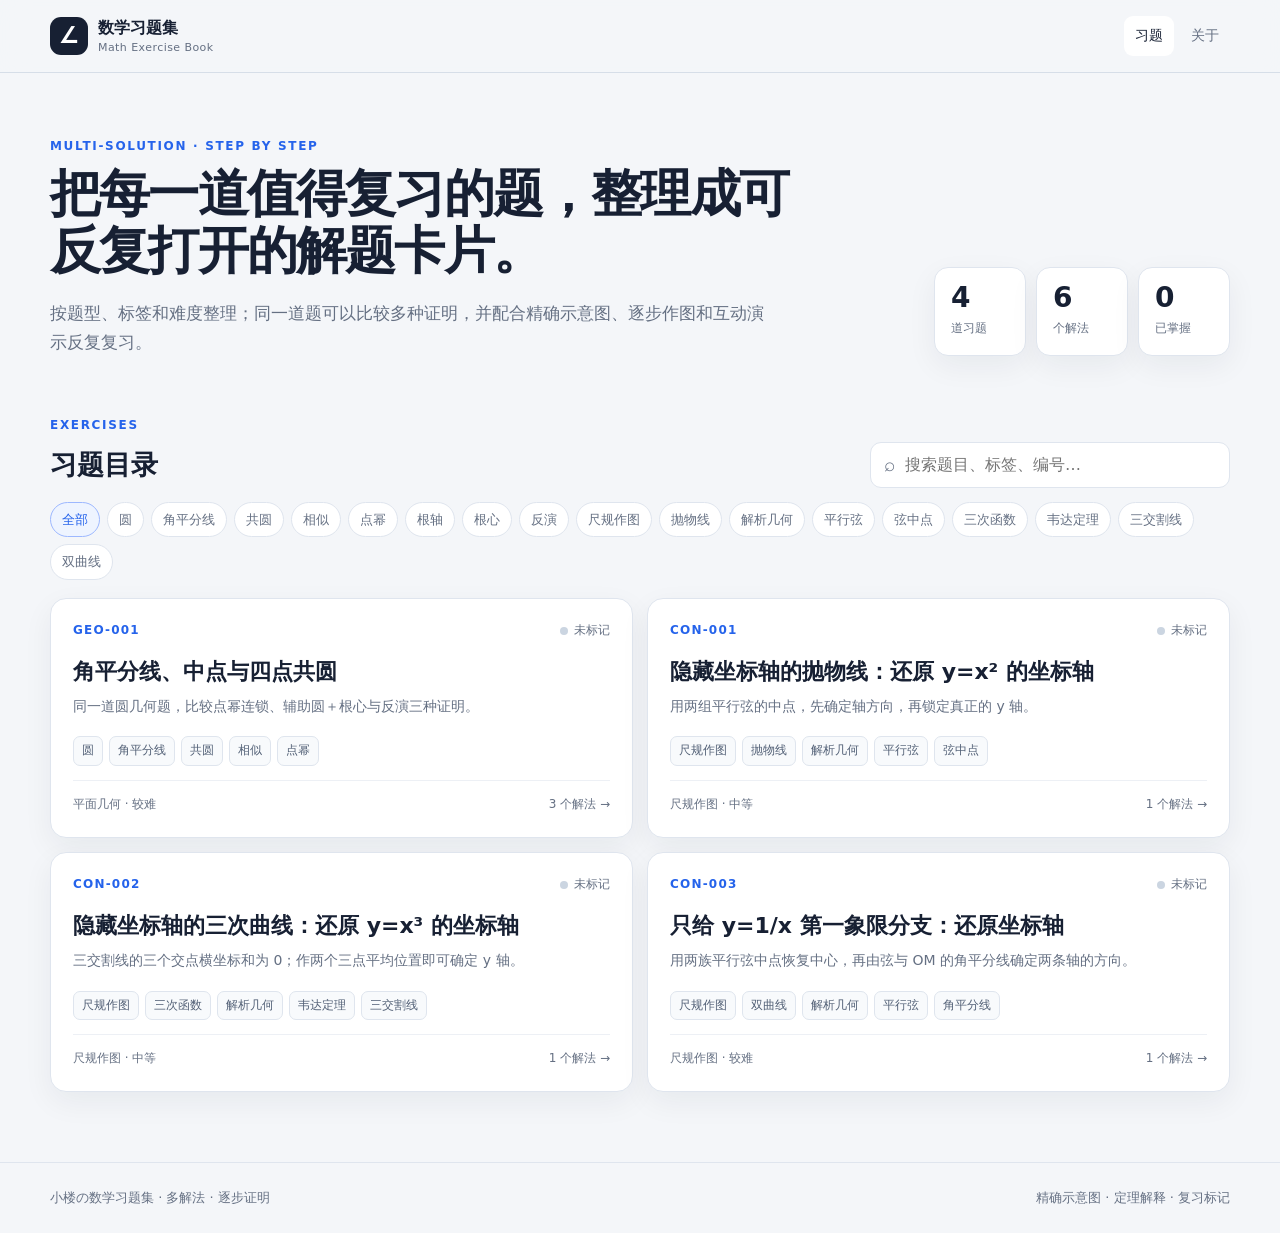
<file: index.html>
<!doctype html>
<html lang="zh-Hans">
<head>
  <meta charset="utf-8">
  <meta name="viewport" content="width=device-width, initial-scale=1">
  <meta name="description" content="收录多解法、逐步证明与精确图解的数学习题集。">
  <title>数学习题集</title>
  <link rel="icon" href="assets/icons/favicon.svg" type="image/svg+xml">
  <link rel="stylesheet" href="assets/css/site.css">
</head>
<body data-page="home">
  <header class="site-header">
    <div class="shell nav-row">
      <a class="brand" href="index.html" aria-label="返回首页">
        <span class="brand-mark">∠</span>
        <span>
          <strong>数学习题集</strong>
          <small>Math Exercise Book</small>
        </span>
      </a>
      <nav class="top-nav" aria-label="主导航">
        <a class="active" href="index.html">习题</a>
        <a href="about.html">关于</a>
      </nav>
    </div>
  </header>

  <main>
    <section class="hero shell">
      <div>
        <p class="eyebrow">MULTI-SOLUTION · STEP BY STEP</p>
        <h1>把每一道值得复习的题，整理成可反复打开的解题卡片。</h1>
        <p class="hero-copy">按题型、标签和难度整理；同一道题可以比较多种证明，并配合精确示意图、逐步作图和互动演示反复复习。</p>
      </div>
      <div class="hero-stats" aria-label="习题统计">
        <div class="stat"><strong id="problemCount">0</strong><span>道习题</span></div>
        <div class="stat"><strong id="solutionCount">0</strong><span>个解法</span></div>
        <div class="stat"><strong id="masteredCount">0</strong><span>已掌握</span></div>
      </div>
    </section>

    <section class="catalog shell" aria-labelledby="catalogTitle">
      <div class="catalog-head">
        <div>
          <p class="section-kicker">EXERCISES</p>
          <h2 id="catalogTitle">习题目录</h2>
        </div>
        <div class="catalog-tools">
          <label class="search-box">
            <span aria-hidden="true">⌕</span>
            <input id="searchInput" type="search" placeholder="搜索题目、标签、编号…" autocomplete="off">
          </label>
        </div>
      </div>
      <div id="tagFilters" class="filter-row" aria-label="标签筛选"></div>
      <div id="problemGrid" class="problem-grid"></div>
      <p id="emptyState" class="empty-state" hidden>没有符合条件的习题。</p>
    </section>
  </main>

  <footer class="site-footer">
    <div class="shell footer-row">
      <span>小楼の数学习题集 · 多解法 · 逐步证明</span>
      <span>精确示意图 · 定理解释 · 复习标记</span>
    </div>
  </footer>

  <script src="assets/js/catalog.js"></script>
  <script src="assets/js/home.js"></script>
</body>
</html>
</file>
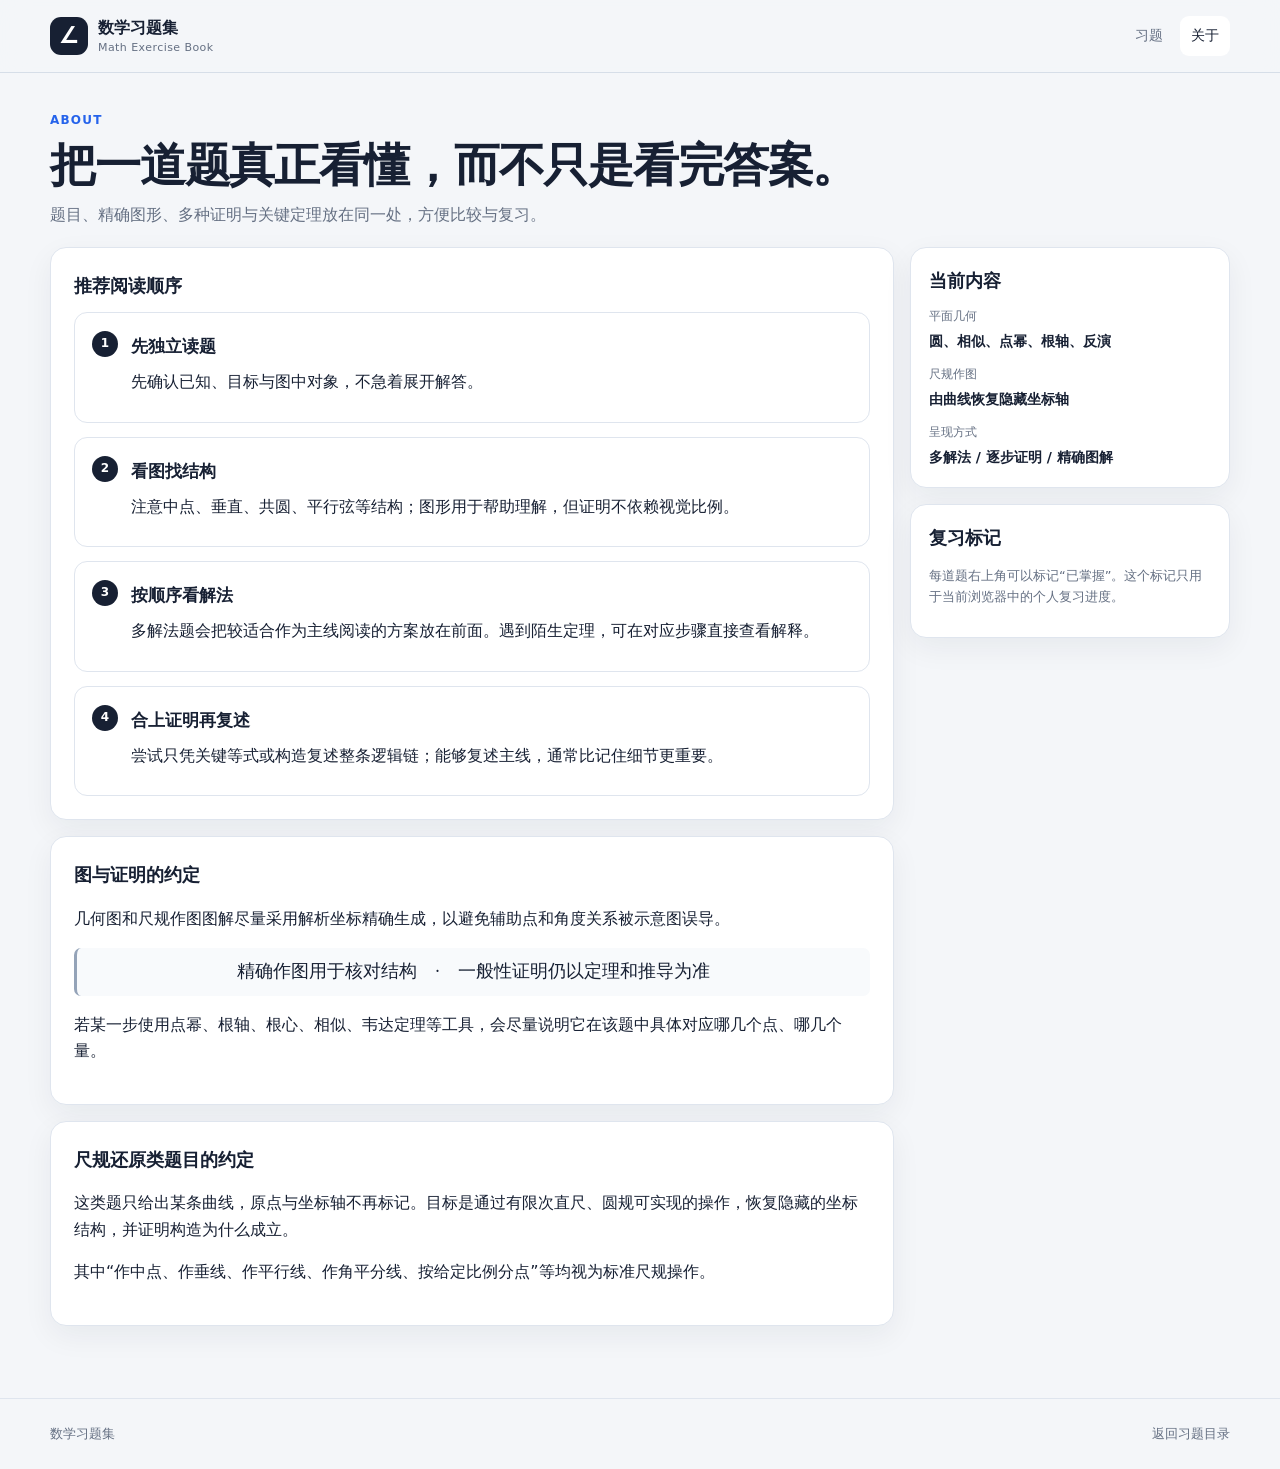
<file: about.html>
<!doctype html>
<html lang="zh-Hans">
<head>
  <meta charset="utf-8">
  <meta name="viewport" content="width=device-width, initial-scale=1">
  <meta name="description" content="关于数学习题集的阅读方式、内容约定与复习方法。">
  <title>关于 | 数学习题集</title>
  <link rel="icon" href="assets/icons/favicon.svg" type="image/svg+xml">
  <link rel="stylesheet" href="assets/css/site.css">
</head>
<body>
  <header class="site-header">
    <div class="shell nav-row">
      <a class="brand" href="index.html"><span class="brand-mark">∠</span><span><strong>数学习题集</strong><small>Math Exercise Book</small></span></a>
      <nav class="top-nav" aria-label="主导航"><a href="index.html">习题</a><a class="active" href="about.html">关于</a></nav>
    </div>
  </header>

  <main class="shell problem-shell">
    <section class="problem-hero">
      <div class="problem-heading">
        <div class="problem-code">ABOUT</div>
        <h1>把一道题真正看懂，而不只是看完答案。</h1>
        <div class="problem-subline">题目、精确图形、多种证明与关键定理放在同一处，方便比较与复习。</div>
      </div>
    </section>

    <div class="problem-layout">
      <div class="stack">
        <article class="panel"><div class="panel-inner">
          <h2 class="panel-title">推荐阅读顺序</h2>
          <div class="step-list">
            <section class="step-card"><span class="step-number">1</span><h3>先独立读题</h3><p>先确认已知、目标与图中对象，不急着展开解答。</p></section>
            <section class="step-card"><span class="step-number">2</span><h3>看图找结构</h3><p>注意中点、垂直、共圆、平行弦等结构；图形用于帮助理解，但证明不依赖视觉比例。</p></section>
            <section class="step-card"><span class="step-number">3</span><h3>按顺序看解法</h3><p>多解法题会把较适合作为主线阅读的方案放在前面。遇到陌生定理，可在对应步骤直接查看解释。</p></section>
            <section class="step-card"><span class="step-number">4</span><h3>合上证明再复述</h3><p>尝试只凭关键等式或构造复述整条逻辑链；能够复述主线，通常比记住细节更重要。</p></section>
          </div>
        </div></article>

        <article class="panel"><div class="panel-inner">
          <h2 class="panel-title">图与证明的约定</h2>
          <p>几何图和尺规作图图解尽量采用解析坐标精确生成，以避免辅助点和角度关系被示意图误导。</p>
          <div class="formula">精确作图用于核对结构　·　一般性证明仍以定理和推导为准</div>
          <p>若某一步使用点幂、根轴、根心、相似、韦达定理等工具，会尽量说明它在该题中具体对应哪几个点、哪几个量。</p>
        </div></article>

        <article class="panel"><div class="panel-inner">
          <h2 class="panel-title">尺规还原类题目的约定</h2>
          <p>这类题只给出某条曲线，原点与坐标轴不再标记。目标是通过有限次直尺、圆规可实现的操作，恢复隐藏的坐标结构，并证明构造为什么成立。</p>
          <p>其中“作中点、作垂线、作平行线、作角平分线、按给定比例分点”等均视为标准尺规操作。</p>
        </div></article>
      </div>

      <aside class="stack">
        <section class="panel side-card">
          <h2 class="panel-title">当前内容</h2>
          <div class="meta-list">
            <div class="meta-item"><span>平面几何</span><strong>圆、相似、点幂、根轴、反演</strong></div>
            <div class="meta-item"><span>尺规作图</span><strong>由曲线恢复隐藏坐标轴</strong></div>
            <div class="meta-item"><span>呈现方式</span><strong>多解法 / 逐步证明 / 精确图解</strong></div>
          </div>
        </section>
        <section class="panel demo-card">
          <h2 class="panel-title">复习标记</h2>
          <p>每道题右上角可以标记“已掌握”。这个标记只用于当前浏览器中的个人复习进度。</p>
        </section>
      </aside>
    </div>
  </main>

  <footer class="site-footer"><div class="shell footer-row"><span>数学习题集</span><a href="index.html">返回习题目录</a></div></footer>
</body>
</html>
</file>
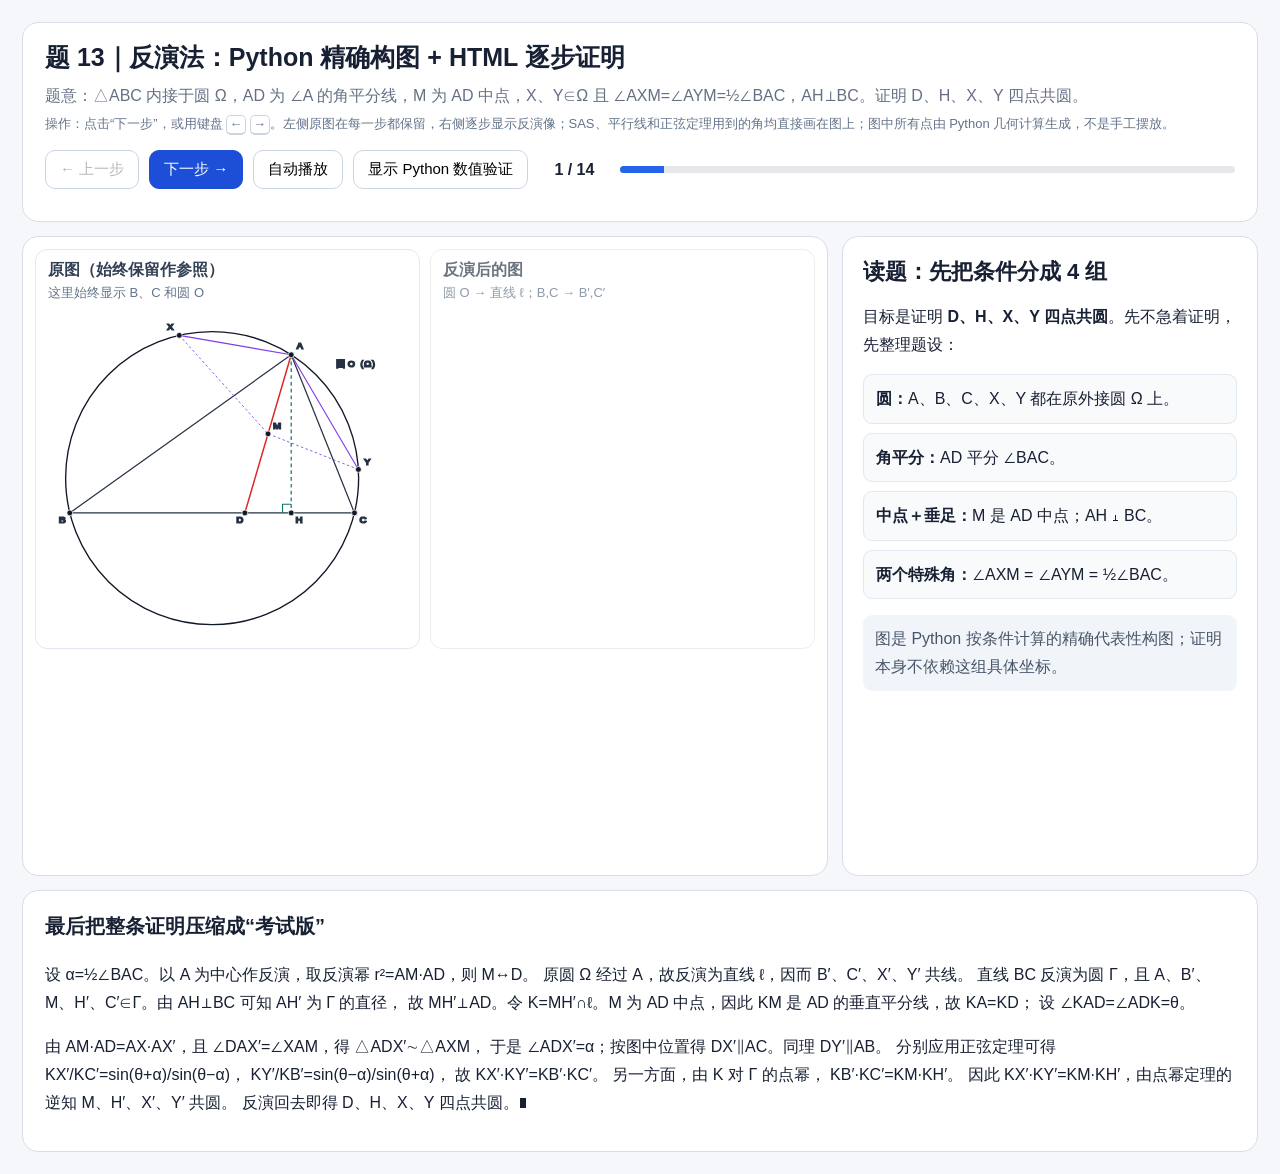
<file: geometry_inversion_step_by_step_v3_angles.html>
<!doctype html>
<html lang="zh-CN">
<head>
<meta charset="utf-8"/>
<meta name="viewport" content="width=device-width,initial-scale=1"/>
<title>题13｜反演法逐步证明演示</title>
<style>
:root {
  --bg:#f5f7fb; --card:#ffffff; --ink:#182033; --muted:#667085;
  --blue:#2563eb; --red:#dc2626; --green:#16803c; --orange:#d97706;
  --purple:#7c3aed; --line:#d8dee9;
}
*{box-sizing:border-box}
body{margin:0;background:var(--bg);color:var(--ink);font-family:-apple-system,BlinkMacSystemFont,"Segoe UI","PingFang SC","Microsoft YaHei",sans-serif}
.wrap{max-width:1460px;margin:0 auto;padding:22px}
header{background:var(--card);border:1px solid var(--line);border-radius:16px;padding:18px 22px;margin-bottom:14px}
h1{font-size:25px;margin:0 0 8px} .subtitle{color:var(--muted);line-height:1.7}
.toolbar{display:flex;gap:10px;align-items:center;flex-wrap:wrap;margin:14px 0}
button{border:1px solid #cbd5e1;background:#fff;border-radius:10px;padding:9px 14px;font-size:15px;cursor:pointer}
button:hover{background:#f1f5f9} button.primary{background:#1d4ed8;color:#fff;border-color:#1d4ed8}
#counter{font-weight:700;min-width:72px;text-align:center}
.progress{height:7px;background:#e5e7eb;border-radius:999px;overflow:hidden;flex:1;min-width:180px}
#bar{height:100%;background:#2563eb;width:0;transition:width .25s}
.main{display:grid;grid-template-columns:minmax(0,1.55fr) minmax(350px,.8fr);gap:14px}
.diagramCard,.explainCard,.proofCard{background:var(--card);border:1px solid var(--line);border-radius:16px}
.diagramCard{padding:12px}
.panels{display:grid;grid-template-columns:1fr 1fr;gap:10px}
.panel{border:1px solid #e2e8f0;border-radius:12px;overflow:hidden;background:#fff;position:relative;transition:.25s}
.panel.dim{opacity:.72;filter:grayscale(.08)}
.panelTitle{font-weight:700;padding:10px 12px 0;color:#334155}
svg{width:100%;height:auto;display:block}
.explainCard{padding:20px;min-height:640px}
#stepTitle{font-size:22px;margin:0 0 14px}
#stepBody{font-size:16px;line-height:1.72}
.eq{font-family:"Times New Roman","Noto Serif SC",serif;font-size:20px;text-align:center;background:#f8fafc;border-left:4px solid #94a3b8;padding:10px 12px;margin:12px 0;border-radius:8px}
.eq.important{background:#eef4ff;border-left-color:#2563eb;font-weight:700}
.eq.final{background:#ecfdf3;border-left-color:#16803c;font-size:23px}
.fact,.theorem{padding:10px 12px;margin:9px 0;border-radius:9px}
.fact{background:#f8fafc;border:1px solid #e2e8f0}
.theorem{background:#fff7ed;border:1px solid #fed7aa}
.tip{color:#475569;background:#f1f5f9;padding:10px 12px;border-radius:9px}
details{margin:12px 0;border:1px solid #e2e8f0;border-radius:9px;padding:8px 10px;background:#fff}
summary{font-weight:700;cursor:pointer}
.verify{margin-top:14px;background:var(--card);border:1px solid var(--line);border-radius:16px;padding:16px;display:none}
.verify table{border-collapse:collapse;width:100%;font-family:ui-monospace,SFMono-Regular,Menlo,monospace;font-size:13px}
.verify td{padding:7px 8px;border-bottom:1px solid #edf0f4}
.proofCard{padding:18px 22px;margin-top:14px;line-height:1.75}
.proofCard h2{font-size:20px;margin-top:0}
.small{font-size:13px;color:#64748b}
kbd{border:1px solid #cbd5e1;border-bottom-width:2px;border-radius:5px;padding:1px 5px;background:#fff}
/* SVG */
.omega{fill:none;stroke:#111827;stroke-width:2.2}
.omegaLabel{font-size:15px;font-weight:700;fill:#334155}
.main{stroke:#263244;stroke-width:2;fill:none}
.bisector{stroke:#dc2626;stroke-width:2.4}
.altitude{stroke:#0f766e;stroke-width:2;stroke-dasharray:6 5}
.condition{stroke:#7c3aed;stroke-width:1.8;fill:none}
.thin{stroke-width:1.35;stroke-dasharray:4 4}
.pt{stroke:#fff;stroke-width:1.2;fill:#111827}
.originalPt{fill:#dc2626} .imagePt{fill:#2563eb} .kPt{fill:#16803c}
.label{font-size:16px;font-weight:700;fill:#111827}
.angleLabel{font-size:17px;font-weight:700;fill:#dc2626}
.arc{fill:none;stroke-width:2} .arc.red{stroke:#dc2626} .arc.purple{stroke:#7c3aed} .arc.green{stroke:#16803c}
.invCircle{fill:none;stroke:#7c3aed;stroke-width:1.8;stroke-dasharray:7 6;opacity:.8}
.smallnote{font-size:13px;fill:#64748b}
.rightmark{fill:none;stroke:#0f766e;stroke-width:1.8}
.imageLine{stroke:#2563eb;stroke-width:2.4}
.lineLabel{font-size:13px;fill:#2563eb}
.gamma{fill:none;stroke:#d97706;stroke-width:2.4}
.gammaLabel{font-size:20px;font-weight:700;fill:#d97706}
.diameter{stroke:#d97706;stroke-width:1.8;stroke-dasharray:5 4}
.aux{stroke:#16803c;stroke-width:2.2}
.equalSide{stroke:#16803c;stroke-width:1.8;stroke-dasharray:5 4}
.guide{stroke:#64748b;stroke-width:1.5;stroke-dasharray:5 5}
.parallelX{stroke:#7c3aed;stroke-width:2.3}
.parallelY{stroke:#0f766e;stroke-width:2.3}
.parallelLabel{font-size:13px;font-weight:700;fill:#334155}
.triX{fill:rgba(124,58,237,.05);stroke:#7c3aed;stroke-width:3}
.triX2{fill:rgba(124,58,237,.03);stroke:#a78bfa;stroke-width:2}
.triY{fill:rgba(15,118,110,.05);stroke:#0f766e;stroke-width:3}
.triY2{fill:rgba(15,118,110,.03);stroke:#5eead4;stroke-width:2}
.powerLine{stroke:#2563eb;stroke-width:3}
.powerLine2{stroke:#d97706;stroke-width:3}
.strong{filter:url(#glow)}
.sigma{fill:none;stroke:#7c3aed;stroke-width:2.5;stroke-dasharray:8 5}
.sigmaLabel{font-size:14px;font-weight:700;fill:#7c3aed}
.targetCircle{fill:none;stroke:#16a34a;stroke-width:3;stroke-dasharray:8 5}
.targetLabel{font-size:15px;font-weight:700;fill:#16803c}
.layer{opacity:1;transition:opacity .25s} .hidden{display:none}
@media (max-width:1050px){.main{grid-template-columns:1fr}.explainCard{min-height:auto}}
@media (max-width:760px){.panels{grid-template-columns:1fr}.wrap{padding:10px}}

.angleMark,.alphaLabel,.betaLabel,.gammaAngleLabel,.sumLabel,.diffLabel,.auxAngleLabel{
  font-size:16px;font-weight:800;paint-order:stroke;stroke:#fff;stroke-width:4px;stroke-linejoin:round
}
.alphaLabel{fill:#dc2626}.betaLabel{fill:#7c3aed}.gammaAngleLabel{fill:#0284c7}
.sumLabel{fill:#c2410c}.diffLabel{fill:#16803c}.auxAngleLabel{fill:#475569;font-size:14px}
.alphaArc{stroke:#dc2626;stroke-width:3}.alphaArc2{stroke:#ef4444;stroke-width:2.5;stroke-dasharray:4 3}
.betaArc{stroke:#7c3aed;stroke-width:3}.gammaArc{stroke:#0284c7;stroke-width:3}
.sumArc{stroke:#c2410c;stroke-width:3}.diffArc{stroke:#16803c;stroke-width:3}
.auxAngleArc{stroke:#64748b;stroke-width:2;stroke-dasharray:3 3}
.simTriX{fill:rgba(124,58,237,.05);stroke:#7c3aed;stroke-width:2.8}
.simTriY{fill:rgba(2,132,199,.05);stroke:#0284c7;stroke-width:2.8}
.calloutText,.angleExplain,.parallelConclusion{
  font-size:13px;font-weight:700;paint-order:stroke;stroke:#fff;stroke-width:4px;stroke-linejoin:round
}
.calloutText{fill:#334155}.angleExplain{fill:#475569}.parallelConclusion{fill:#166534;font-size:14px}

</style>
</head>
<body>
<div class="wrap">
<header>
  <h1>题 13｜反演法：Python 精确构图 + HTML 逐步证明</h1>
  <div class="subtitle">
    题意：△ABC 内接于圆 Ω，AD 为 ∠A 的角平分线，M 为 AD 中点，X、Y∈Ω 且
    ∠AXM=∠AYM=½∠BAC，AH⊥BC。证明 D、H、X、Y 四点共圆。<br>
    <span class="small">操作：点击“下一步”，或用键盘 <kbd>←</kbd> <kbd>→</kbd>。左侧原图在每一步都保留，右侧逐步显示反演像；SAS、平行线和正弦定理用到的角均直接画在图上；图中所有点由 Python 几何计算生成，不是手工摆放。</span>
  </div>
  <div class="toolbar">
    <button id="prev">← 上一步</button>
    <button id="next" class="primary">下一步 →</button>
    <button id="auto">自动播放</button>
    <button id="verifyBtn">显示 Python 数值验证</button>
    <span id="counter">1 / 14</span>
    <div class="progress"><div id="bar"></div></div>
  </div>
</header>

<div class="main">
  <section class="diagramCard">
    <div class="panels">
      <div class="panel" id="origPanel">
        <div class="panelTitle">原图（始终保留作参照）
          <div class="small" style="font-weight:400;margin-top:3px">这里始终显示 B、C 和圆 O</div>
        </div>
        
<svg id="origSvg" viewBox="0 0 620 560" role="img" aria-label="原图精确构图">
  <defs>
    <filter id="glow"><feGaussianBlur stdDeviation="2.2" result="b"/><feMerge><feMergeNode in="b"/><feMergeNode in="SourceGraphic"/></feMerge></filter>
  </defs>
  <g id="o-base" class="layer">
    <circle cx="285.12" cy="285.12" r="237.18" class="omega" />
    <text x="486" y="105" class="omegaLabel">圆 O（Ω）</text>
    <line x1="413.12" y1="85.44" x2="54.72" y2="341.44" class="main" />
    <line x1="413.12" y1="85.44" x2="515.52" y2="341.44" class="main" />
    <line x1="54.72" y1="341.44" x2="515.52" y2="341.44" class="main" />
    <line x1="413.12" y1="85.44" x2="338.11" y2="341.44" class="bisector" />
    <line x1="413.12" y1="85.44" x2="413.12" y2="341.44" class="altitude" />
    <line x1="413.12" y1="85.44" x2="231.96" y2="53.97" class="condition" />
    <line x1="231.96" y1="53.97" x2="375.62" y2="213.44" class="condition thin" />
    <line x1="413.12" y1="85.44" x2="521.89" y2="271.05" class="condition" />
    <line x1="521.89" y1="271.05" x2="375.62" y2="213.44" class="condition thin" />
    <circle cx="413.12" cy="85.44" r="4.7" class="pt"/><text x="421.12" y="76.44" class="label">A</text>
    <circle cx="54.72" cy="341.44" r="4.7" class="pt"/><text x="36.72" y="357.44" class="label">B</text>
    <circle cx="515.52" cy="341.44" r="4.7" class="pt"/><text x="523.52" y="357.44" class="label">C</text>
    <circle cx="338.11" cy="341.44" r="4.7" class="pt"/><text x="324.11" y="358.44" class="label">D</text>
    <circle cx="413.12" cy="341.44" r="4.7" class="pt"/><text x="420.12" y="358.44" class="label">H</text>
    <circle cx="375.62" cy="213.44" r="4.7" class="pt"/><text x="383.62" y="205.44" class="label">M</text>
    <circle cx="231.96" cy="53.97" r="4.7" class="pt"/><text x="211.96" y="45.97" class="label">X</text>
    <circle cx="521.89" cy="271.05" r="4.7" class="pt"/><text x="530.89" y="264.05" class="label">Y</text>
  </g>
  <g id="o-angles" class="layer hidden">
    <polyline points="386.04,104.78 386.54,105.47 387.06,106.14 387.60,106.80 388.16,107.45 388.73,108.08 389.32,108.70 389.92,109.30 390.54,109.89 391.17,110.46 391.82,111.01 392.48,111.55 393.16,112.07 393.84,112.57 394.54,113.05 395.26,113.52 395.98,113.97 396.72,114.40 397.46,114.81 398.22,115.20 398.99,115.57 399.76,115.92 400.55,116.25 401.34,116.57 402.14,116.86 402.95,117.13 403.76,117.38" class="arc red" />
    <polyline points="403.76,117.38 404.58,117.61 405.41,117.81 406.24,118.00 407.08,118.17 407.92,118.31 408.76,118.43 409.60,118.53 410.45,118.61 411.30,118.67 412.15,118.71 413.01,118.72 413.86,118.71 414.71,118.68 415.56,118.63 416.41,118.56 417.25,118.46 418.10,118.35 418.94,118.21 419.77,118.05 420.61,117.87 421.43,117.66 422.26,117.44 423.07,117.20 423.88,116.93 424.68,116.65 425.48,116.34" class="arc red" />
    <text x="385.84" y="123.84" class="angleLabel">α</text>
    <text x="415.37" y="132.49" class="angleLabel">α</text>
    <polyline points="258.19,58.53 258.07,59.20 257.93,59.86 257.77,60.53 257.59,61.18 257.40,61.84 257.19,62.49 256.96,63.13 256.72,63.77 256.46,64.40 256.18,65.02 255.89,65.64 255.59,66.24 255.27,66.85 254.93,67.44 254.58,68.02 254.21,68.60 253.83,69.16 253.43,69.71 253.02,70.26 252.60,70.79 252.16,71.32 251.71,71.83 251.25,72.33 250.77,72.81 250.28,73.29 249.78,73.75" class="arc purple" />
    <polyline points="508.43,248.08 507.84,248.43 507.27,248.80 506.70,249.18 506.15,249.58 505.60,249.99 505.07,250.41 504.55,250.85 504.04,251.30 503.54,251.76 503.05,252.24 502.57,252.73 502.11,253.23 501.66,253.74 501.22,254.26 500.80,254.80 500.39,255.34 500.00,255.90 499.62,256.46 499.25,257.04 498.90,257.62 498.56,258.21 498.24,258.81 497.94,259.42 497.65,260.04 497.37,260.66 497.11,261.30" class="arc purple" />
  </g>

  <g id="o-simX" class="layer hidden">
    <polyline points="413.12,85.44 231.96,53.97 375.62,213.44 413.12,85.44" class="simTriX"/>
    <polyline points="381.59,79.96 381.35,81.61 381.19,83.27 381.12,84.93 381.14,86.60 381.24,88.26 381.43,89.92 381.71,91.56 382.07,93.19 382.52,94.79 383.05,96.37 383.65,97.92 384.34,99.44 385.11,100.92 385.96,102.35 386.87,103.74 387.86,105.09 388.92,106.37 390.04,107.60 391.22,108.78 392.47,109.88 393.77,110.93 395.12,111.90 396.52,112.80 397.97,113.63 399.46,114.38 400.98,115.05 402.54,115.64 404.12,116.15" class="arc betaArc" /><text x="373.22" y="110.28" class="betaLabel">β</text>
    <polyline points="259.55,58.76 259.43,59.42 259.29,60.07 259.14,60.72 258.97,61.36 258.78,62.00 258.59,62.63 258.37,63.26 258.14,63.89 257.90,64.51 257.64,65.12 257.37,65.73 257.08,66.33 256.78,66.92 256.47,67.51 256.14,68.09 255.80,68.66 255.44,69.22 255.07,69.78 254.69,70.32 254.29,70.86 253.89,71.38 253.47,71.90 253.04,72.40 252.59,72.90 252.14,73.39 251.67,73.86 251.19,74.32 250.70,74.77" class="arc alphaArc" /><text x="269.60" y="74.76" class="alphaLabel">α</text>
    <text x="175" y="104" class="calloutText">∠XAM = β</text>
    <text x="174" y="129" class="calloutText">∠AXM = α（题设）</text>
  </g>

  <g id="o-simY" class="layer hidden">
    <polyline points="413.12,85.44 521.89,271.05 375.62,213.44 413.12,85.44" class="simTriY"/>
    <polyline points="436.88,125.99 435.69,126.66 434.48,127.30 433.26,127.91 432.01,128.48 430.75,129.01 429.48,129.50 428.19,129.96 426.88,130.38 425.57,130.76 424.25,131.10 422.91,131.41 421.57,131.67 420.22,131.90 418.86,132.09 417.50,132.24 416.14,132.34 414.77,132.41 413.41,132.44 412.04,132.43 410.67,132.38 409.31,132.29 407.94,132.15 406.59,131.98 405.24,131.77 403.89,131.52 402.55,131.24 401.22,130.91 399.91,130.54" class="arc gammaArc" /><text x="420.70" y="146.98" class="gammaAngleLabel">γ</text>
    <polyline points="508.24,247.76 507.69,248.09 507.15,248.43 506.61,248.79 506.09,249.16 505.57,249.54 505.07,249.93 504.57,250.34 504.08,250.76 503.60,251.18 503.14,251.62 502.68,252.08 502.24,252.54 501.80,253.01 501.38,253.49 500.97,253.98 500.57,254.49 500.18,255.00 499.80,255.52 499.44,256.05 499.09,256.59 498.75,257.13 498.43,257.69 498.12,258.25 497.82,258.82 497.54,259.39 497.27,259.97 497.01,260.56 496.77,261.16" class="arc alphaArc" /><text x="489.98" y="243.74" class="alphaLabel">α</text>
    <text x="455" y="165" class="calloutText">∠YAM = γ</text>
    <text x="452" y="190" class="calloutText">∠AYM = α（题设）</text>
  </g>

  <g id="o-inv-ref" class="layer hidden">
    <circle cx="413.12" cy="85.44" r="188.63" class="invCircle" />
    <text x="429.12" y="130.44" class="smallnote">反演圆：r² = AM·AD</text>
  </g>
  <g id="o-final" class="layer hidden">
    <circle cx="375.62" cy="164.26" r="181.11" class="targetCircle" />
    <text x="453.49" y="48.35" class="targetLabel">ω：过 D,H,X,Y</text>
  </g>
  <g id="o-right" class="layer">
    <!-- H 处直角记号 -->
    <path d="M 399.12,341.44 L 399.12,327.44 L 413.12,327.44" class="rightmark"/>
  </g>
</svg>

      </div>
      <div class="panel" id="invPanel">
        <div class="panelTitle">反演后的图
          <div class="small" style="font-weight:400;margin-top:3px">圆 O → 直线 ℓ；B,C → B′,C′</div>
        </div>
        
<svg id="invSvg" viewBox="0 0 620 560" role="img" aria-label="反演后的精确构图">
  <g id="i-base" class="layer hidden">
    <line x1="24.00" y1="31.51" x2="596.00" y2="398.18" class="imageLine" />
    <text x="36.00" y="21.51" class="lineLabel">ℓ = Ω 的反演像</text>
    <circle cx="346.47" cy="104.62" r="4.7" class="pt originalPt"/><text x="354.47" y="95.62" class="label">A</text>
    <circle cx="247.89" cy="175.03" r="4.7" class="pt imagePt"/><text x="227.89" y="166.03" class="label">B′</text>
    <circle cx="418.34" cy="284.29" r="4.7" class="pt imagePt"/><text x="426.34" y="276.29" class="label">C′</text>
    <circle cx="60.57" cy="54.95" r="4.7" class="pt imagePt"/><text x="38.57" y="46.95" class="label">X′</text>
    <circle cx="471.86" cy="318.60" r="4.7" class="pt imagePt"/><text x="479.86" y="336.60" class="label">Y′</text>
  </g>
  <g id="i-gamma" class="layer hidden">
    <circle cx="346.47" cy="208.83" r="104.21" class="gamma" />
    <circle cx="290.23" cy="296.56" r="4.7" class="pt originalPt"/><text x="272.23" y="286.56" class="label">M</text>
    <circle cx="346.47" cy="313.04" r="4.7" class="pt imagePt"/><text x="354.47" y="331.04" class="label">H′</text>
    <line x1="346.47" y1="104.62" x2="346.47" y2="313.04" class="diameter" />
    <text x="406.91" y="144.22" class="gammaLabel">Γ</text>
    <path d="M 290.23,296.56 l 0,15 l 15,0" class="rightmark"/>
  </g>
  <g id="i-D" class="layer hidden">
    <circle cx="233.99" cy="488.51" r="4.7" class="pt originalPt"/><text x="216.99" y="506.51" class="label">D</text>
    <line x1="346.47" y1="104.62" x2="233.99" y2="488.51" class="bisector" />
  </g>
  <g id="i-K" class="layer hidden">
    <line x1="290.23" y1="296.56" x2="561.45" y2="376.03" class="aux" />
    <line x1="346.47" y1="104.62" x2="561.45" y2="376.03" class="equalSide" />
    <line x1="233.99" y1="488.51" x2="561.45" y2="376.03" class="equalSide" />
    <circle cx="561.45" cy="376.03" r="4.7" class="pt kPt"/><text x="569.45" y="393.03" class="label">K</text>
    <polyline points="369.35,133.51 368.28,134.33 367.17,135.11 366.04,135.85 364.88,136.55 363.69,137.20 362.48,137.81 361.25,138.38 360.01,138.90 358.74,139.37 357.45,139.80 356.15,140.18 354.84,140.51 353.52,140.79 352.19,141.03 350.84,141.21 349.50,141.35 348.15,141.43 346.79,141.47 345.44,141.46 344.09,141.39 342.74,141.28 341.40,141.12 340.06,140.91 338.73,140.65 337.41,140.34 336.11,139.98" class="arc green" />
    <polyline points="244.35,453.14 245.64,453.55 246.92,454.00 248.18,454.50 249.42,455.04 250.64,455.63 251.83,456.26 253.00,456.94 254.15,457.66 255.27,458.42 256.36,459.22 257.42,460.06 258.45,460.94 259.45,461.86 260.41,462.81 261.33,463.80 262.22,464.82 263.07,465.87 263.88,466.96 264.66,468.07 265.39,469.21 266.07,470.37 266.72,471.56 267.32,472.78 267.87,474.01 268.38,475.27 268.85,476.54" class="arc green" />
    <text x="357.48" y="161.14" class="angleLabel">θ</text>
    <text x="273.76" y="446.87" class="angleLabel">θ</text>
    <text x="256.23" y="327.56" class="smallnote">M 是 AD 中点</text>
  </g>
  <g id="i-parallel" class="layer hidden">
    <line x1="346.47" y1="104.62" x2="247.89" y2="175.03" class="guide" />
    <line x1="346.47" y1="104.62" x2="418.34" y2="284.29" class="guide" />
    <line x1="233.99" y1="488.51" x2="60.57" y2="54.95" class="parallelX" />
    <line x1="233.99" y1="488.51" x2="471.86" y2="318.60" class="parallelY" />
    <text x="111.28" y="263.73" class="parallelLabel">DX′ ∥ AC</text>
    <text x="357.93" y="418.56" class="parallelLabel">DY′ ∥ AB</text>
  </g>

  <g id="i-simX" class="layer hidden">
    <polyline points="346.47,104.62 233.99,488.51 60.57,54.95 346.47,104.62" class="simTriX"/>
    <polyline points="335.50,142.05 333.57,141.43 331.67,140.70 329.82,139.89 328.00,138.97 326.24,137.96 324.53,136.87 322.88,135.68 321.30,134.41 319.78,133.06 318.34,131.63 316.97,130.13 315.68,128.56 314.48,126.93 313.36,125.23 312.33,123.48 311.40,121.68 310.56,119.83 309.82,117.94 309.17,116.02 308.63,114.06 308.19,112.08 307.85,110.08 307.62,108.06 307.50,106.03 307.47,104.00 307.56,101.97 307.75,99.95 308.05,97.94" class="arc betaArc" /><text x="300.63" y="133.16" class="betaLabel">β</text>
    <polyline points="243.55,455.88 242.77,455.66 241.99,455.46 241.20,455.28 240.41,455.12 239.61,454.98 238.82,454.85 238.01,454.75 237.21,454.66 236.41,454.60 235.60,454.55 234.79,454.52 233.98,454.51 233.18,454.52 232.37,454.55 231.56,454.60 230.76,454.66 229.95,454.75 229.15,454.86 228.35,454.98 227.56,455.12 226.77,455.29 225.98,455.47 225.19,455.67 224.42,455.89 223.64,456.12 222.88,456.38 222.12,456.65 221.36,456.94" class="arc alphaArc" /><text x="231.65" y="439.57" class="alphaLabel">α</text>
    <polyline points="329.88,161.24 331.23,161.62 332.59,161.96 333.96,162.28 335.33,162.56 336.71,162.81 338.10,163.02 339.49,163.21 340.88,163.35 342.28,163.47 343.68,163.55 345.08,163.60 346.48,163.62 347.88,163.60 349.29,163.55 350.69,163.47 352.08,163.35 353.48,163.20 354.87,163.02 356.25,162.80 357.63,162.55 359.01,162.27 360.37,161.96 361.73,161.61 363.08,161.23 364.42,160.82 365.75,160.38 367.07,159.91 368.38,159.40" class="arc alphaArc2" /><text x="350.00" y="178.54" class="alphaLabel">α</text>
    <text x="54" y="117" class="calloutText">∠DAX′ = β</text>
    <text x="77" y="448" class="calloutText">∠ADX′ = α</text>
    <text x="392" y="164" class="calloutText">∠DAC′ = α</text>
    <text x="73" y="474" class="parallelConclusion">∠ADX′ = ∠DAC′ ⇒ DX′ ∥ AC</text>
  </g>

  <g id="i-simY" class="layer hidden">
    <polyline points="346.47,104.62 233.99,488.51 471.86,318.6 346.47,104.62" class="simTriY"/>
    <polyline points="333.54,148.76 334.83,149.12 336.13,149.44 337.44,149.72 338.75,149.97 340.07,150.17 341.40,150.34 342.74,150.47 344.07,150.56 345.41,150.61 346.75,150.62 348.09,150.59 349.43,150.52 350.76,150.42 352.09,150.28 353.42,150.09 354.74,149.87 356.05,149.61 357.36,149.31 358.65,148.98 359.94,148.60 361.21,148.19 362.48,147.75 363.72,147.26 364.96,146.74 366.18,146.19 367.38,145.59 368.56,144.97 369.73,144.31" class="arc gammaArc" /><text x="353.92" y="165.16" class="gammaAngleLabel">γ</text>
    <polyline points="242.43,459.72 243.11,459.93 243.78,460.15 244.46,460.39 245.12,460.65 245.78,460.92 246.43,461.21 247.08,461.51 247.71,461.83 248.34,462.17 248.97,462.52 249.58,462.88 250.19,463.26 250.78,463.65 251.37,464.06 251.94,464.47 252.51,464.91 253.06,465.36 253.61,465.82 254.14,466.29 254.67,466.77 255.18,467.27 255.68,467.78 256.16,468.30 256.64,468.83 257.10,469.38 257.55,469.93 257.98,470.50 258.40,471.07" class="arc alphaArc" /><text x="260.06" y="451.83" class="alphaLabel">α</text>
    <polyline points="295.20,141.24 296.09,142.44 297.00,143.63 297.94,144.80 298.91,145.94 299.91,147.06 300.93,148.15 301.98,149.22 303.05,150.27 304.15,151.29 305.27,152.28 306.41,153.24 307.58,154.18 308.77,155.09 309.98,155.97 311.21,156.83 312.46,157.65 313.73,158.44 315.02,159.21 316.32,159.94 317.65,160.64 318.99,161.31 320.34,161.95 321.71,162.55 323.10,163.12 324.49,163.66 325.90,164.17 327.32,164.64 328.76,165.08" class="arc alphaArc2" /><text x="301.29" y="168.20" class="alphaLabel">α</text>
    <text x="416" y="170" class="calloutText">∠DAY′ = γ</text>
    <text x="310" y="464" class="calloutText">∠ADY′ = α</text>
    <text x="232" y="128" class="calloutText">∠B′AD = α</text>
    <text x="305" y="505" class="parallelConclusion">∠ADY′ = ∠B′AD ⇒ DY′ ∥ AB</text>
  </g>

  <g id="i-sineXangles" class="layer hidden">
    <polyline points="276.55,473.89 275.63,471.45 274.58,469.07 273.38,466.76 272.06,464.52 270.61,462.36 269.03,460.28 267.34,458.30 265.54,456.42 263.63,454.65 261.62,452.99 259.52,451.45 257.34,450.04 255.07,448.75 252.74,447.60 250.34,446.59 247.89,445.71 245.39,444.98 242.85,444.39 240.29,443.95 237.70,443.66 235.10,443.52 232.49,443.53 229.89,443.70 227.31,444.01 224.75,444.47 222.21,445.08 219.72,445.83 217.28,446.73" class="arc sumArc" /><text x="258.99" y="433.96" class="sumLabel">θ+α</text>
    <polyline points="367.58,131.27 367.30,131.49 367.03,131.70 366.74,131.91 366.46,132.12 366.18,132.33 365.89,132.53 365.60,132.73 365.31,132.92 365.01,133.12 364.72,133.31 364.42,133.49 364.12,133.68 363.82,133.86 363.52,134.04 363.21,134.21 362.91,134.38 362.60,134.55 362.29,134.72 361.98,134.88 361.66,135.04 361.35,135.19 361.03,135.34 360.71,135.49 360.39,135.64 360.07,135.78 359.75,135.92 359.42,136.06 359.10,136.19" class="arc diffArc" /><text x="371.04" y="147.02" class="diffLabel">θ−α</text>
    <polyline points="87.51,72.22 87.12,72.81 86.72,73.40 86.30,73.97 85.88,74.54 85.44,75.09 84.98,75.64 84.52,76.17 84.04,76.70 83.56,77.21 83.06,77.72 82.55,78.21 82.03,78.69 81.50,79.16 80.95,79.62 80.40,80.06 79.84,80.50 79.27,80.92 78.69,81.32 78.10,81.72 77.51,82.10 76.90,82.47 76.29,82.82 75.67,83.17 75.04,83.49 74.40,83.81 73.76,84.11 73.11,84.39 72.45,84.66" class="arc auxAngleArc" /><text x="90.51" y="91.18" class="auxAngleLabel">δ</text>
    <polyline points="441.91,299.40 443.18,297.22 444.24,294.93 445.09,292.56 445.73,290.12 446.14,287.64 446.33,285.12 446.29,282.60 446.02,280.10 445.53,277.62 444.83,275.21 443.90,272.86 442.77,270.61 441.44,268.47 439.92,266.45 438.23,264.58 436.38,262.88 434.38,261.34 432.25,259.99 430.01,258.84 427.67,257.89 425.26,257.16 422.79,256.65 420.29,256.36 417.77,256.30 415.26,256.46 412.77,256.85 410.32,257.46 407.94,258.29" class="arc auxAngleArc" /><text x="451.49" y="256.90" class="auxAngleLabel">180°−δ</text>
    <text x="30" y="225" class="angleExplain">△KDX′：KX′ 对角 θ+α；KD 对角 δ</text>
    <text x="326" y="252" class="angleExplain">△KAC′：KC′ 对角 θ−α；KA 对角 180°−δ</text>
  </g>

  <g id="i-sineYangles" class="layer hidden">
    <polyline points="263.31,478.44 263.20,478.14 263.09,477.84 262.98,477.54 262.87,477.24 262.75,476.94 262.63,476.64 262.50,476.35 262.38,476.05 262.25,475.76 262.11,475.47 261.98,475.18 261.84,474.89 261.70,474.60 261.55,474.32 261.40,474.03 261.25,473.75 261.10,473.47 260.94,473.19 260.78,472.91 260.62,472.64 260.45,472.36 260.28,472.09 260.11,471.82 259.94,471.55 259.76,471.28 259.58,471.02 259.40,470.75 259.22,470.49" class="arc diffArc" /><text x="274.89" y="467.45" class="diffLabel">θ−α</text>
    <polyline points="376.89,143.03 374.62,144.73 372.25,146.29 369.80,147.71 367.27,148.99 364.67,150.11 362.01,151.09 359.29,151.91 356.54,152.57 353.75,153.08 350.93,153.42 348.10,153.59 345.27,153.61 342.43,153.45 339.62,153.14 336.82,152.66 334.06,152.02 331.34,151.22 328.67,150.27 326.06,149.17 323.51,147.91 321.05,146.51 318.67,144.97 316.38,143.29 314.19,141.49 312.12,139.56 310.15,137.51 308.31,135.36 306.60,133.10" class="arc sumArc" /><text x="337.52" y="167.99" class="sumLabel">θ+α</text>
    <polyline points="495.43,333.71 494.32,335.32 493.10,336.84 491.78,338.27 490.36,339.61 488.86,340.85 487.27,341.98 485.60,343.00 483.87,343.89 482.08,344.67 480.24,345.32 478.36,345.84 476.44,346.22 474.51,346.47 472.56,346.59 470.61,346.57 468.67,346.42 466.74,346.13 464.83,345.70 462.96,345.15 461.14,344.47 459.36,343.66 457.65,342.72 456.00,341.68 454.43,340.52 452.95,339.25 451.56,337.88 450.26,336.42 449.08,334.87" class="arc auxAngleArc" /><text x="472.94" y="361.59" class="auxAngleLabel">180°−ε</text>
    <polyline points="270.62,189.60 271.22,188.62 271.78,187.62 272.29,186.59 272.76,185.54 273.18,184.48 273.56,183.39 273.89,182.30 274.18,181.18 274.42,180.06 274.61,178.93 274.75,177.79 274.84,176.65 274.89,175.50 274.88,174.35 274.83,173.21 274.73,172.06 274.58,170.93 274.38,169.79 274.13,168.67 273.84,167.56 273.50,166.47 273.11,165.39 272.68,164.33 272.20,163.28 271.68,162.26 271.11,161.26 270.51,160.29 269.86,159.34" class="arc auxAngleArc" /><text x="289.88" y="173.98" class="auxAngleLabel">ε</text>
    <text x="287" y="441" class="angleExplain">△KDY′：KY′ 对角 θ−α</text>
    <text x="168" y="196" class="angleExplain">△KAB′：KB′ 对角 θ+α</text>
  </g>

  <g id="i-sineX" class="layer hidden">
    <polyline points="561.45,376.03 233.99,488.51 60.57,54.95 561.45,376.03" class="triX" />
    <polyline points="561.45,376.03 346.47,104.62 418.34,284.29 561.45,376.03" class="triX2" />
  </g>
  <g id="i-sineY" class="layer hidden">
    <polyline points="561.45,376.03 233.99,488.51 471.86,318.60 561.45,376.03" class="triY" />
    <polyline points="561.45,376.03 346.47,104.62 247.89,175.03 561.45,376.03" class="triY2" />
  </g>
  <g id="i-power" class="layer hidden">
    <line x1="561.45" y1="376.03" x2="60.57" y2="54.95" class="powerLine strong" />
    <line x1="561.45" y1="376.03" x2="290.23" y2="296.56" class="powerLine2 strong" />
  </g>
  <g id="i-sigma" class="layer hidden">
    <circle cx="425.94" cy="-62.39" r="383.75" class="sigma" />
    <text x="88.57" y="46.95" class="sigmaLabel">Σ：M,H′,X′,Y′ 共圆</text>
  </g>
</svg>

      </div>
    </div>
  </section>
  <aside class="explainCard">
    <h2 id="stepTitle"></h2>
    <div id="stepBody"></div>
  </aside>
</div>

<section class="verify" id="verify">
  <h3>Python 数值校验（只用于确认绘图满足条件，不代替证明）</h3>
  <table><tr><td>∠BAD</td><td>38.1318658472</td></tr><tr><td>∠CAD</td><td>38.1318658472</td></tr><tr><td>∠AXM</td><td>38.1318658472</td></tr><tr><td>∠AYM</td><td>38.1318658472</td></tr><tr><td>AM·AD</td><td>13.5730947113</td></tr><tr><td>AX·AX′</td><td>13.5730947113</td></tr><tr><td>AY·AY′</td><td>13.5730947113</td></tr><tr><td>KX′·KY′</td><td>10.7400999244</td></tr><tr><td>KB′·KC′</td><td>10.7400999244</td></tr><tr><td>KM·KH′</td><td>10.7400999244</td></tr><tr><td>Y 到圆 ω 的半径误差</td><td>8.881784197e-16</td></tr></table>
  <p class="small">
    本图使用 A=(1.0, 5.0), B=(-6.0, 0.0), C=(3.0, 0.0)。例如四个角均约为 38.131866°；
    三个点幂乘积均约为 10.740099924；最终 Y 到目标圆 ω 的半径误差约
    8.88e-16。
  </p>
</section>

<section class="proofCard">
<h2>最后把整条证明压缩成“考试版”</h2>
<p>
设 α=½∠BAC。以 A 为中心作反演，取反演幂 r²=AM·AD，则 M↔D。
原圆 Ω 经过 A，故反演为直线 ℓ，因而 B′、C′、X′、Y′ 共线。
直线 BC 反演为圆 Γ，且 A、B′、M、H′、C′∈Γ。由 AH⊥BC 可知 AH′ 为 Γ 的直径，
故 MH′⊥AD。令 K=MH′∩ℓ。M 为 AD 中点，因此 KM 是 AD 的垂直平分线，故 KA=KD；
设 ∠KAD=∠ADK=θ。
</p>
<p>
由 AM·AD=AX·AX′，且 ∠DAX′=∠XAM，得 △ADX′∼△AXM，
于是 ∠ADX′=α；按图中位置得 DX′∥AC。同理 DY′∥AB。
分别应用正弦定理可得
KX′/KC′=sin(θ+α)/sin(θ−α)，
KY′/KB′=sin(θ−α)/sin(θ+α)，
故 KX′·KY′=KB′·KC′。
另一方面，由 K 对 Γ 的点幂，
KB′·KC′=KM·KH′。
因此 KX′·KY′=KM·KH′，由点幂定理的逆知 M、H′、X′、Y′ 共圆。
反演回去即得 D、H、X、Y 四点共圆。∎
</p>
</section>
</div>

<script>
const steps = [{"title": "读题：先把条件分成 4 组", "show": ["o-base", "o-right"], "focus": "original", "html": "\n<p>目标是证明 <b>D、H、X、Y 四点共圆</b>。先不急着证明，先整理题设：</p>\n<div class=\"fact\"><b>圆：</b>A、B、C、X、Y 都在原外接圆 Ω 上。</div>\n<div class=\"fact\"><b>角平分：</b>AD 平分 ∠BAC。</div>\n<div class=\"fact\"><b>中点＋垂足：</b>M 是 AD 中点；AH ⟂ BC。</div>\n<div class=\"fact\"><b>两个特殊角：</b>∠AXM = ∠AYM = ½∠BAC。</div>\n<p class=\"tip\">图是 Python 按条件计算的精确代表性构图；证明本身不依赖这组具体坐标。</p>\n"}, {"title": "第 1 步：统一记号 α", "show": ["o-base", "o-right", "o-angles"], "focus": "original", "html": "\n<p>令</p>\n<div class=\"eq\">α = ½∠BAC。</div>\n<p>因为 AD 是角平分线，所以</p>\n<div class=\"eq\">∠BAD = ∠DAC = α。</div>\n<p>题目又给出</p>\n<div class=\"eq\">∠AXM = ∠AYM = α。</div>\n<details open><summary>为什么先设 α？</summary>\n<p>后面所有“平行线方向”都会来自同一个角 α。把四个相等的角统一成一个符号，能明显减少混乱。</p>\n</details>\n"}, {"title": "第 2 步：设计反演，让 M 和 D 互换", "show": ["o-base", "o-right", "o-angles", "o-inv-ref", "i-D"], "focus": "both", "html": "\n<p>以 <b>A 为反演中心</b>，选反演幂</p>\n<div class=\"eq\">r² = AM·AD。</div>\n<p>反演的定义是：若 P ↔ P′，则 A、P、P′ 共线，并且</p>\n<div class=\"eq\">AP·AP′ = r²。</div>\n<p>因为 A、M、D 共线，而且 AM·AD = r²，所以立刻得到</p>\n<div class=\"eq important\">M ↔ D。</div>\n<details><summary>“反演”到底做了什么？</summary>\n<p>它把距离变成 AP′ = r²/AP：靠近 A 的点被送得较远，较远的点被送得较近。反演是自己的逆变换，所以 M ↔ D 是双向的。</p>\n</details>\n"}, {"title": "第 3 步：原圆 Ω 被“拉直”", "show": ["o-base", "o-right", "i-base", "i-D"], "focus": "inverse", "html": "\n<p>原外接圆 Ω <b>经过反演中心 A</b>。反演的基本性质：</p>\n<div class=\"theorem\">经过反演中心的圆 → 一条不过反演中心的直线。</div>\n<p>所以 Ω 变成直线 ℓ。原来 B、C、X、Y 都在 Ω 上，于是它们的像满足</p>\n<div class=\"eq important\">B′、C′、X′、Y′ 共线。</div>\n<details><summary>为什么会从“圆”变“直线”？</summary>\n<p>精确结论来自反演定理。直观上，Ω 上的点越靠近 A，反演后距离 A 越大；经过 A 的闭合圆因此被展开成一条延伸到无穷远的直线。</p>\n</details>\n"}, {"title": "第 4 步：BC 变成圆 Γ，并得到一个关键直角", "show": ["o-base", "o-right", "i-base", "i-D", "i-gamma"], "focus": "inverse", "html": "\n<p>直线 BC <b>不经过 A</b>，所以反演后变成一个经过 A 的圆，记作 Γ。</p>\n<p>B、D、H、C 都在 BC 上；其中 D ↔ M，因此</p>\n<div class=\"eq\">A、B′、M、H′、C′ 在圆 Γ 上。</div>\n<p>又因为 AH ⟂ BC，可以推出 <b>AH′ 是 Γ 的直径</b>，从而</p>\n<div class=\"eq important\">∠AMH′ = 90°，即 MH′ ⟂ AD。</div>\n<details><summary>为什么 AH′ 是直径？一步推</summary>\n<p>任取 P∈BC，像为 P′。由 AP·AP′ = AH·AH′，可得 AP′/AH′ = AH/AP；而 ∠P′AH′ = ∠PAH。于是 △AP′H′ 与 △AHP 相似。因为 ∠AHP=90°，所以 ∠AP′H′=90°。因此所有像点 P′ 都落在以 AH′ 为直径的圆上。</p>\n</details>\n"}, {"title": "第 5 步：引入 K，得到 KA = KD", "show": ["i-base", "i-D", "i-gamma", "i-K"], "focus": "inverse", "html": "\n<p>令</p>\n<div class=\"eq\">K = MH′ ∩ ℓ。</div>\n<p>刚才得到 MH′ ⟂ AD；而 M 是 AD 的中点，所以直线 KM 就是 <b>AD 的垂直平分线</b>。</p>\n<div class=\"theorem\">垂直平分线上的点，到线段两端距离相等。</div>\n<p>因此</p>\n<div class=\"eq important\">KA = KD。</div>\n<p>所以 △KAD 是等腰三角形。记</p>\n<div class=\"eq\">∠KAD = ∠ADK = θ。</div>\n"}, {"title": "第 6A 步：以 X 为例，把 SAS 相似的每个角画出来", "show": ["o-base", "o-right", "o-simX", "i-base", "i-D", "i-gamma", "i-K", "i-parallel", "i-simX"], "focus": "both", "html": "\n<p>这一页只看 <b>X</b>。图上紫色角记作 β，红色角记作 α。</p>\n<p><b>① 两边成比例：</b>由反演定义</p>\n<div class=\"eq\">AM·AD = AX·AX′　⇒　AD/AX′ = AX/AM。</div>\n<p><b>② 夹角相等：</b>D、M 在同一射线 AD 上，X、X′ 在同一射线 AX 上，所以图中紫色的两个角其实由同两条射线构成：</p>\n<div class=\"eq\">∠DAX′ = ∠XAM = β。</div>\n<p>于是由 <b>SAS</b>：</p>\n<div class=\"eq important\">△ADX′ ∼ △AXM。</div>\n<p>对应顶点是 <b>D ↔ X</b>，所以红色对应角：</p>\n<div class=\"eq\">∠ADX′ = ∠AXM = α。</div>\n<p>又因为 C′ 与 C 在同一射线 AC 上，故</p>\n<div class=\"eq\">∠DAC′ = ∠DAC = α。</div>\n<p>现在图上两个红色 α 是由 transversal AD 形成的一对内错角，因此</p>\n<div class=\"eq important\">DX′ ∥ AC′，也就是 DX′ ∥ AC。</div>\n<p class=\"tip\">注意：β 只是为了标清 SAS 的“夹角”，它不需要等于 α。</p>\n"}, {"title": "第 6B 步：Y 完全同理，也把对应角全部标出来", "show": ["o-base", "o-right", "o-simY", "i-base", "i-D", "i-gamma", "i-K", "i-parallel", "i-simY"], "focus": "both", "html": "\n<p>现在只看 <b>Y</b>。蓝色角临时记作 γ，红色仍是 α。</p>\n<div class=\"eq\">AM·AD = AY·AY′　⇒　AD/AY′ = AY/AM。</div>\n<p>并且，由同一射线：</p>\n<div class=\"eq\">∠DAY′ = ∠YAM = γ。</div>\n<p>所以由 SAS：</p>\n<div class=\"eq important\">△ADY′ ∼ △AYM。</div>\n<p>对应顶点 D ↔ Y，因此</p>\n<div class=\"eq\">∠ADY′ = ∠AYM = α。</div>\n<p>又因为 B′ 与 B 在同一射线 AB 上：</p>\n<div class=\"eq\">∠B′AD = ∠BAD = α。</div>\n<p>图上的两个红色 α 是内错角，所以</p>\n<div class=\"eq important\">DY′ ∥ AB′，也就是 DY′ ∥ AB。</div>\n"}, {"title": "第 7A 步：X′ 这一侧的正弦定理——所有用到的角都在图上", "show": ["i-base", "i-D", "i-gamma", "i-K", "i-parallel", "i-sineX", "i-sineXangles"], "focus": "inverse", "html": "\n<p>先看 △KDX′。由 ∠ADK=θ、∠ADX′=α，图中橙色角为</p>\n<div class=\"eq\">∠KDX′ = θ+α。</div>\n<p>再看 △KAC′。按图中位置（也可用有向角），绿色角为</p>\n<div class=\"eq\">∠KAC′ = θ−α。</div>\n<p>令灰色角 ∠KX′D=δ。由于 K、X′、C′ 共线，且 DX′∥AC′，另一个灰色角满足</p>\n<div class=\"eq\">∠KC′A = 180°−δ，故 sin∠KC′A = sinδ。</div>\n<p>分别使用正弦定理：</p>\n<div class=\"eq\">KX′/sin(θ+α) = KD/sinδ，</div>\n<div class=\"eq\">KC′/sin(θ−α) = KA/sin(180°−δ)。</div>\n<p>再用 KA=KD 与 sin(180°−δ)=sinδ，相除得到</p>\n<div class=\"eq important\">KX′/KC′ = sin(θ+α)/sin(θ−α)。</div>\n"}, {"title": "第 7B 步：Y′ 这一侧的正弦定理——得到刚好倒过来的比例", "show": ["i-base", "i-D", "i-gamma", "i-K", "i-parallel", "i-sineY", "i-sineYangles"], "focus": "inverse", "html": "\n<p>对 Y′ 侧同样处理。图中已经把四个需要的角直接标出来：</p>\n<div class=\"eq\">∠KDY′ = θ−α，　∠KAB′ = θ+α。</div>\n<p>令 ∠KB′A=ε；由共线和平行关系，</p>\n<div class=\"eq\">∠KY′D = 180°−ε，故两角正弦相等。</div>\n<p>在 △KDY′、△KAB′ 分别用正弦定理，并用 KD=KA：</p>\n<div class=\"eq important\">KY′/KB′ = sin(θ−α)/sin(θ+α)。</div>\n<p class=\"tip\">现在可以直接从图上看到：X′ 侧和 Y′ 侧的两个比例恰好互为倒数。</p>\n"}, {"title": "第 8 步：把两个比例相乘", "show": ["i-base", "i-D", "i-gamma", "i-K", "i-parallel", "i-power"], "focus": "inverse", "html": "\n<p>把上一页两个式子相乘：</p>\n<div class=\"eq\">(KX′/KC′)·(KY′/KB′) = 1。</div>\n<p>整理：</p>\n<div class=\"eq important\">KX′·KY′ = KB′·KC′。　①</div>\n<p>这已经很像“点幂”的乘积形式了。下一步正好从圆 Γ 得到另一个完全相同类型的乘积。</p>\n"}, {"title": "第 9 步：对圆 Γ 使用点幂定理", "show": ["i-base", "i-D", "i-gamma", "i-K", "i-power"], "focus": "inverse", "html": "\n<p>圆 Γ 上有 B′、C′、M、H′。从 K 出发：</p>\n<div class=\"fact\">一条割线经过 B′、C′；另一条割线经过 M、H′。</div>\n<div class=\"theorem\">点幂定理：同一点 K 引两条割线，则“近点距离×远点距离”相等。</div>\n<p>所以</p>\n<div class=\"eq important\">KB′·KC′ = KM·KH′。　②</div>\n<p>结合 ①②：</p>\n<div class=\"eq important\">KX′·KY′ = KM·KH′。　③</div>\n"}, {"title": "第 10 步：点幂定理的逆定理 ⇒ 四点共圆", "show": ["i-base", "i-D", "i-gamma", "i-K", "i-power", "i-sigma"], "focus": "inverse", "html": "\n<p>K、X′、Y′ 共线；K、M、H′ 共线，并且已经有</p>\n<div class=\"eq\">KX′·KY′ = KM·KH′。</div>\n<div class=\"theorem\">点幂定理的逆：两条过 K 的直线上若四个点满足上述乘积关系，则四点共圆。</div>\n<p>因此</p>\n<div class=\"eq important\">M、H′、X′、Y′ 四点共圆。</div>\n<details><summary>逆定理怎么理解？</summary>\n<p>先过 M、H′、X′ 作一个圆，它与直线 KX′ 的另一个交点记作 T。点幂定理给 KX′·KT = KM·KH′。而题设乘积又等于 KX′·KY′，所以 KT=KY′，于是 T 就是 Y′。因此 Y′ 也在这个圆上。</p>\n</details>\n"}, {"title": "第 11 步：反演回原图，完成证明", "show": ["o-base", "o-right", "o-angles", "o-final", "i-base", "i-sigma"], "focus": "both", "html": "\n<p>反演对应关系是：</p>\n<div class=\"eq\">M ↔ D，　H′ ↔ H，　X′ ↔ X，　Y′ ↔ Y。</div>\n<p>刚才证明 M、H′、X′、Y′ 共圆。这个圆不经过反演中心 A，所以反演后仍然是一个圆。</p>\n<p>因此它反演回去正是一个经过 D、H、X、Y 的圆：</p>\n<div class=\"eq important final\">D、H、X、Y 四点共圆。 ∎</div>\n<p class=\"tip\">整条主线：把 Ω 拉直 → 用中点制造 KA=KD → 把角条件变成平行线 → 正弦定理得到乘积 → 点幂完成共圆。</p>\n"}];
let idx=0, timer=null;
const allGroups = [...document.querySelectorAll('.layer')];
function render(){
  const s=steps[idx];
  document.getElementById('stepTitle').textContent=s.title;
  document.getElementById('stepBody').innerHTML=s.html;
  document.getElementById('counter').textContent=(idx+1)+' / '+steps.length;
  document.getElementById('bar').style.width=((idx+1)/steps.length*100)+'%';
  allGroups.forEach(g=>g.classList.add('hidden'));
  // 教学版：原图始终作为参照保留，避免中间步骤丢失 B、C 和圆 O。
  ['o-base','o-right'].forEach(id=>{
    const el=document.getElementById(id);
    if(el) el.classList.remove('hidden');
  });
  s.show.forEach(id=>{const el=document.getElementById(id); if(el) el.classList.remove('hidden')});
  const op=document.getElementById('origPanel'), ip=document.getElementById('invPanel');
  op.classList.toggle('dim',s.focus==='inverse');
  ip.classList.toggle('dim',s.focus==='original');
  document.getElementById('prev').disabled=idx===0;
  document.getElementById('next').disabled=idx===steps.length-1;
}
document.getElementById('prev').onclick=()=>{if(idx>0){idx--;render()}};
document.getElementById('next').onclick=()=>{if(idx<steps.length-1){idx++;render()}};
document.addEventListener('keydown',e=>{
  if(e.key==='ArrowRight' && idx<steps.length-1){idx++;render()}
  if(e.key==='ArrowLeft' && idx>0){idx--;render()}
});
document.getElementById('verifyBtn').onclick=()=>{
  const v=document.getElementById('verify');
  const show=getComputedStyle(v).display==='none';
  v.style.display=show?'block':'none';
  document.getElementById('verifyBtn').textContent=show?'隐藏 Python 数值验证':'显示 Python 数值验证';
};
document.getElementById('auto').onclick=()=>{
  const b=document.getElementById('auto');
  if(timer){clearInterval(timer);timer=null;b.textContent='自动播放';return}
  b.textContent='停止播放';
  timer=setInterval(()=>{
    if(idx>=steps.length-1){clearInterval(timer);timer=null;b.textContent='自动播放';return}
    idx++; render();
  },2600);
};
render();
</script>
</body>
</html>
</file>
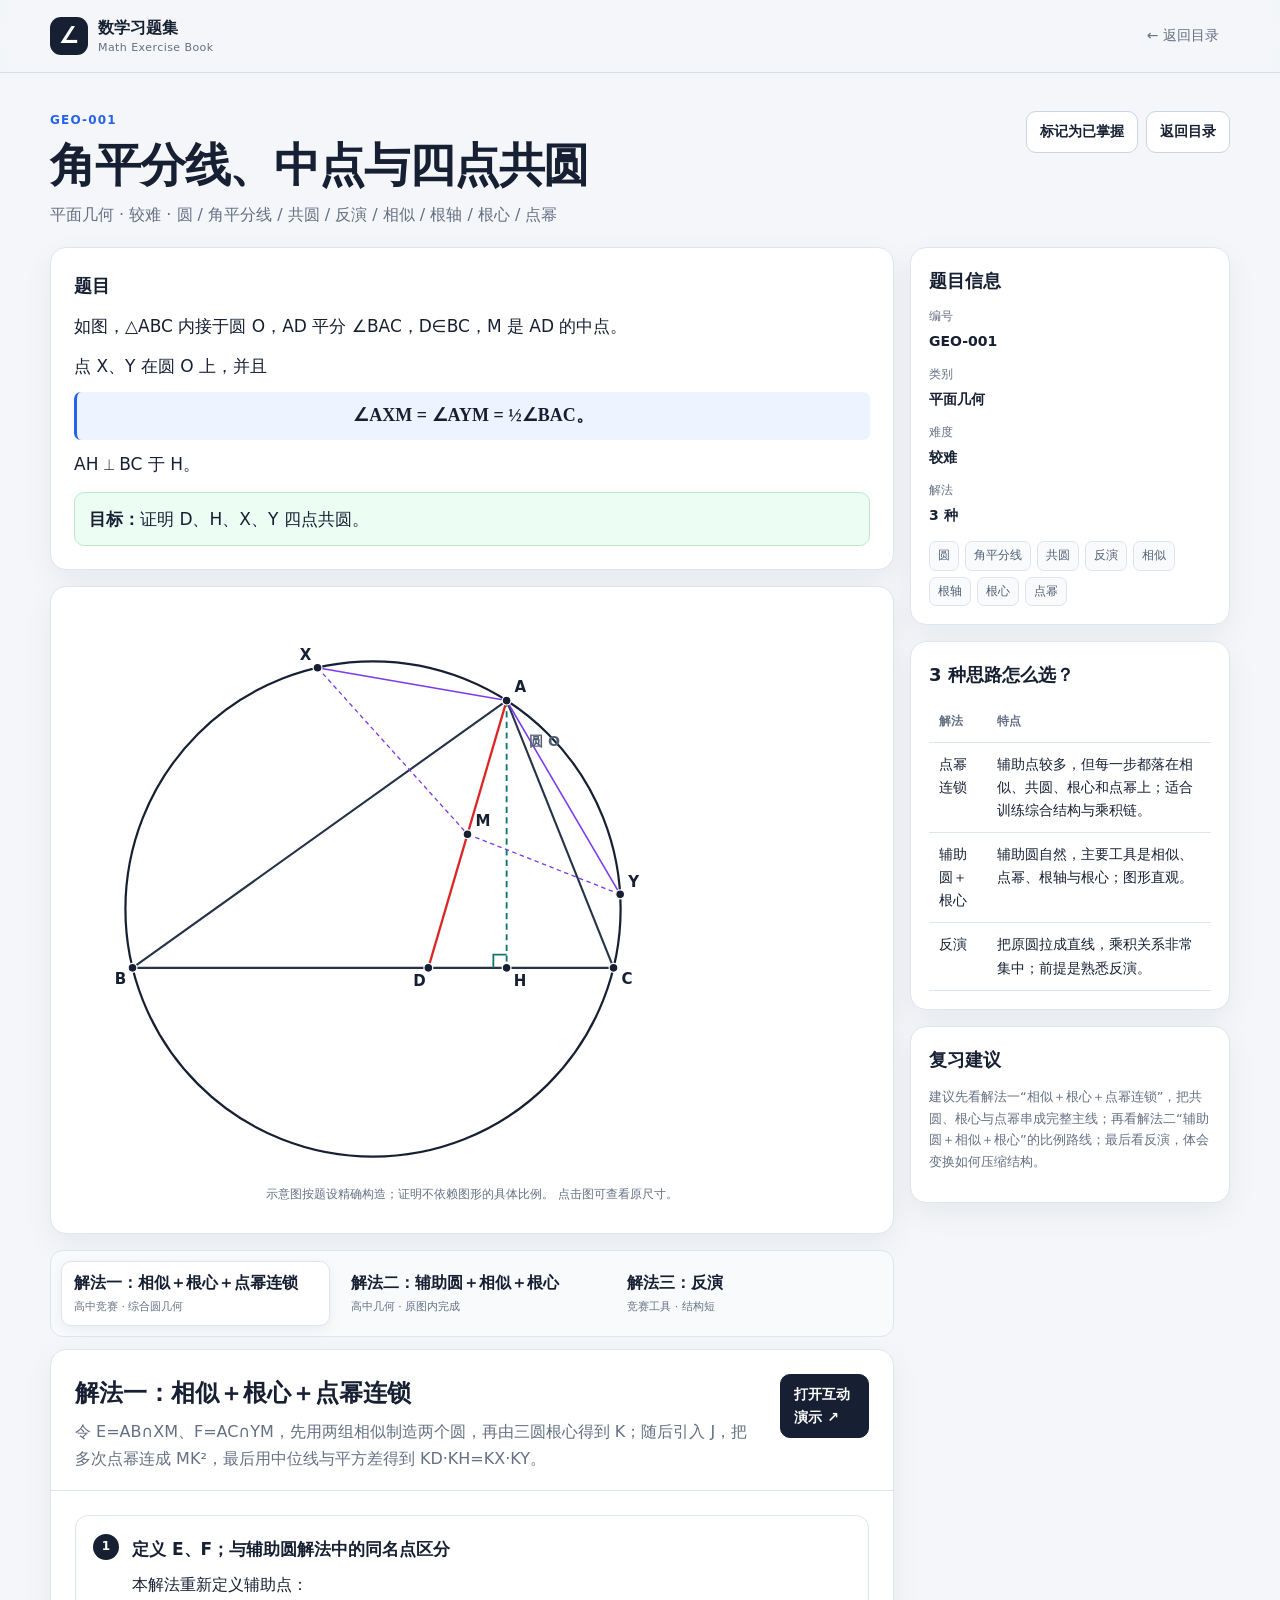
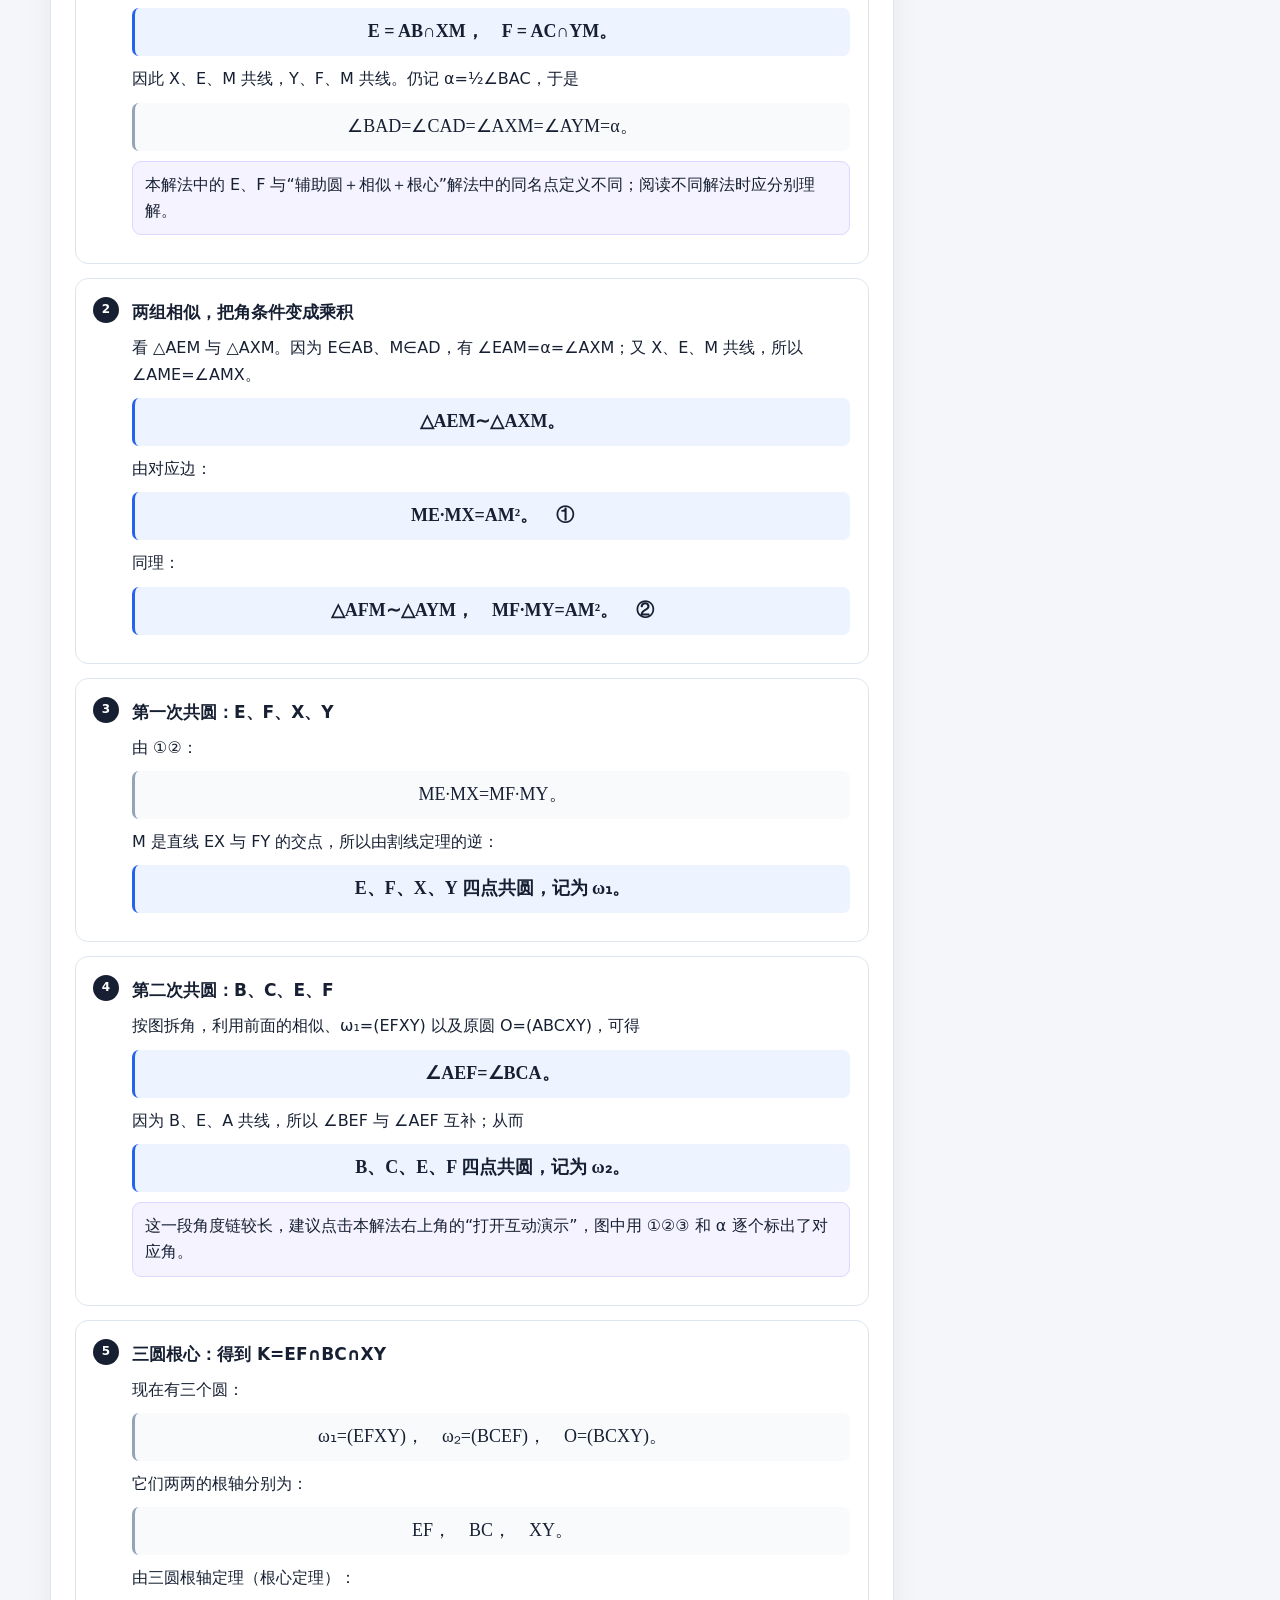
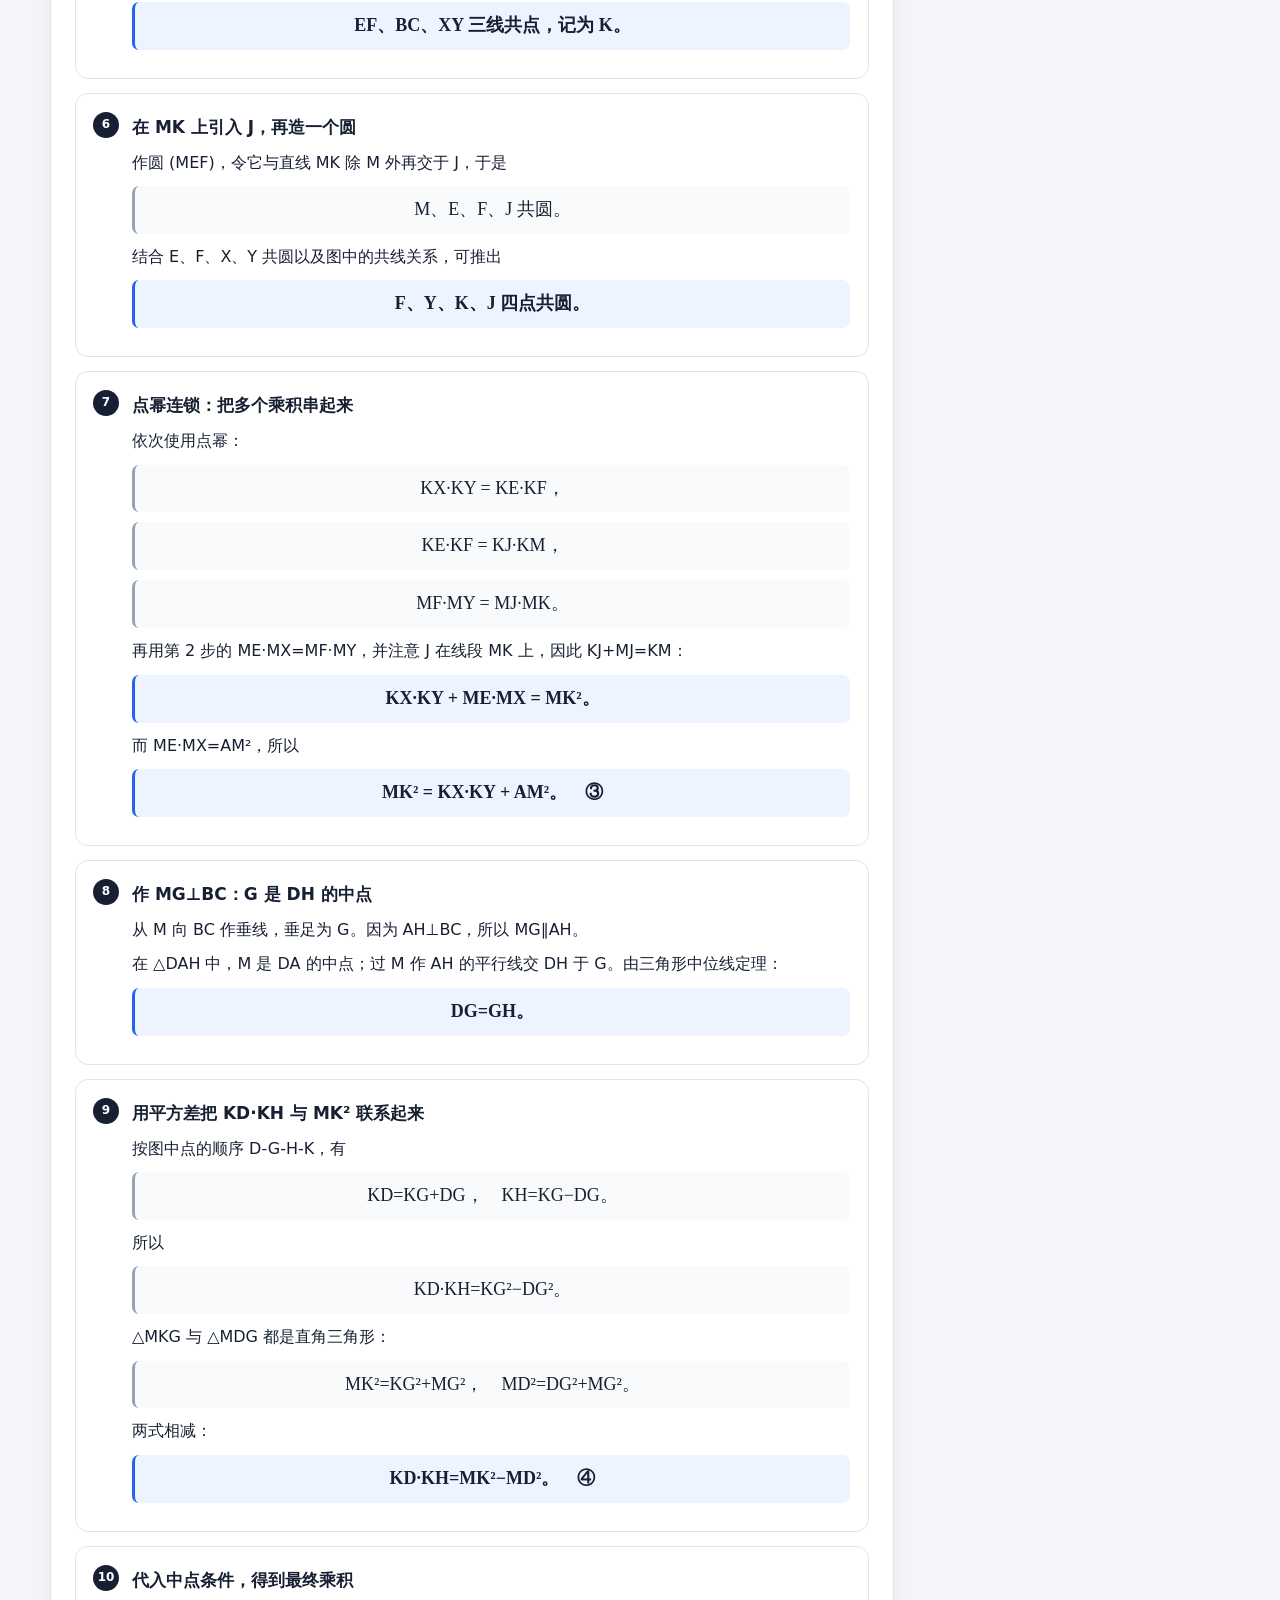
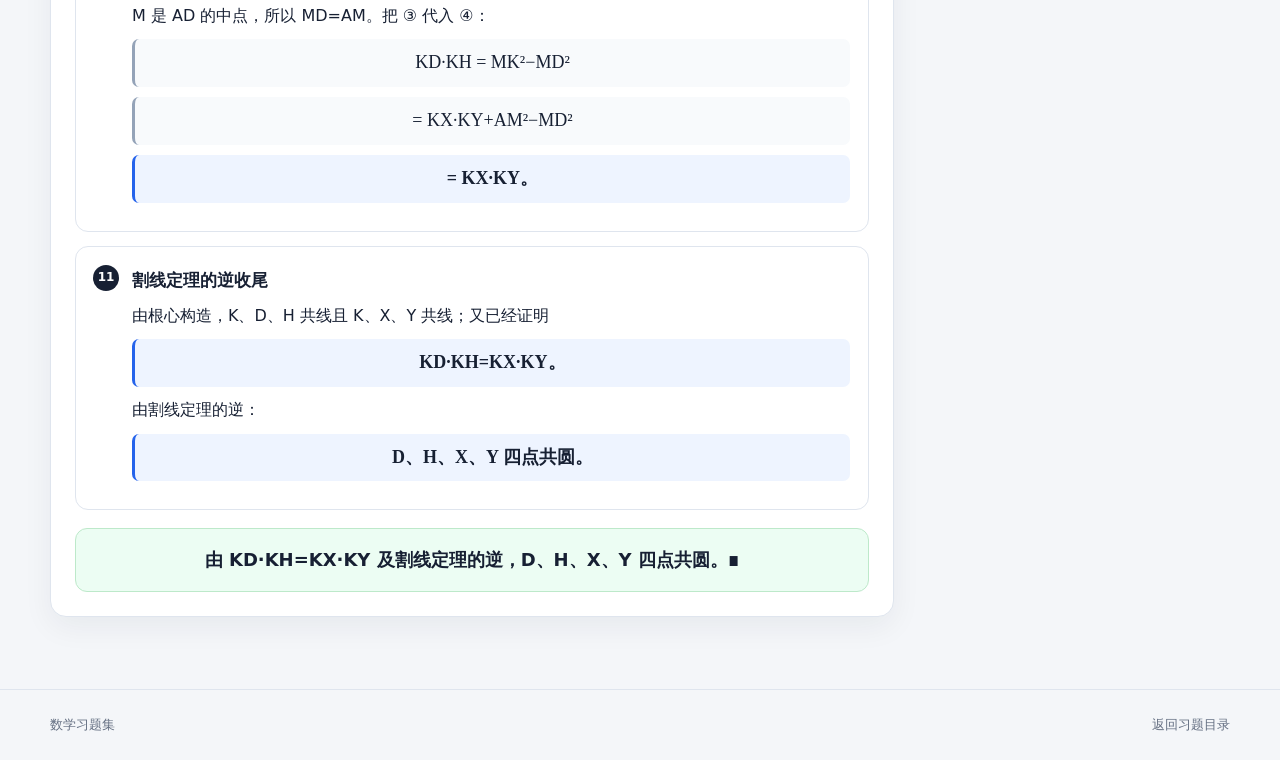
<file: problem.html>
<!doctype html>
<html lang="zh-Hans">
<head>
  <meta charset="utf-8">
  <meta name="viewport" content="width=device-width, initial-scale=1">
  <meta name="description" content="习题与多解法详解。">
  <title>习题 | 数学习题集</title>
  <link rel="icon" href="assets/icons/favicon.svg" type="image/svg+xml">
  <link rel="stylesheet" href="assets/css/site.css">
</head>
<body data-page="problem">
  <header class="site-header">
    <div class="shell nav-row">
      <a class="brand" href="index.html">
        <span class="brand-mark">∠</span>
        <span><strong>数学习题集</strong><small>Math Exercise Book</small></span>
      </a>
      <nav class="top-nav" aria-label="主导航">
        <a href="index.html">← 返回目录</a>
      </nav>
    </div>
  </header>

  <main id="problemApp" class="shell problem-shell" aria-live="polite">
    <section class="loading-card">正在载入习题…</section>
  </main>

  <footer class="site-footer">
    <div class="shell footer-row">
      <span>数学习题集</span>
      <a href="index.html">返回习题目录</a>
    </div>
  </footer>

  <script src="assets/js/catalog.js"></script>
  <script src="assets/js/problem.js"></script>
</body>
</html>
</file>
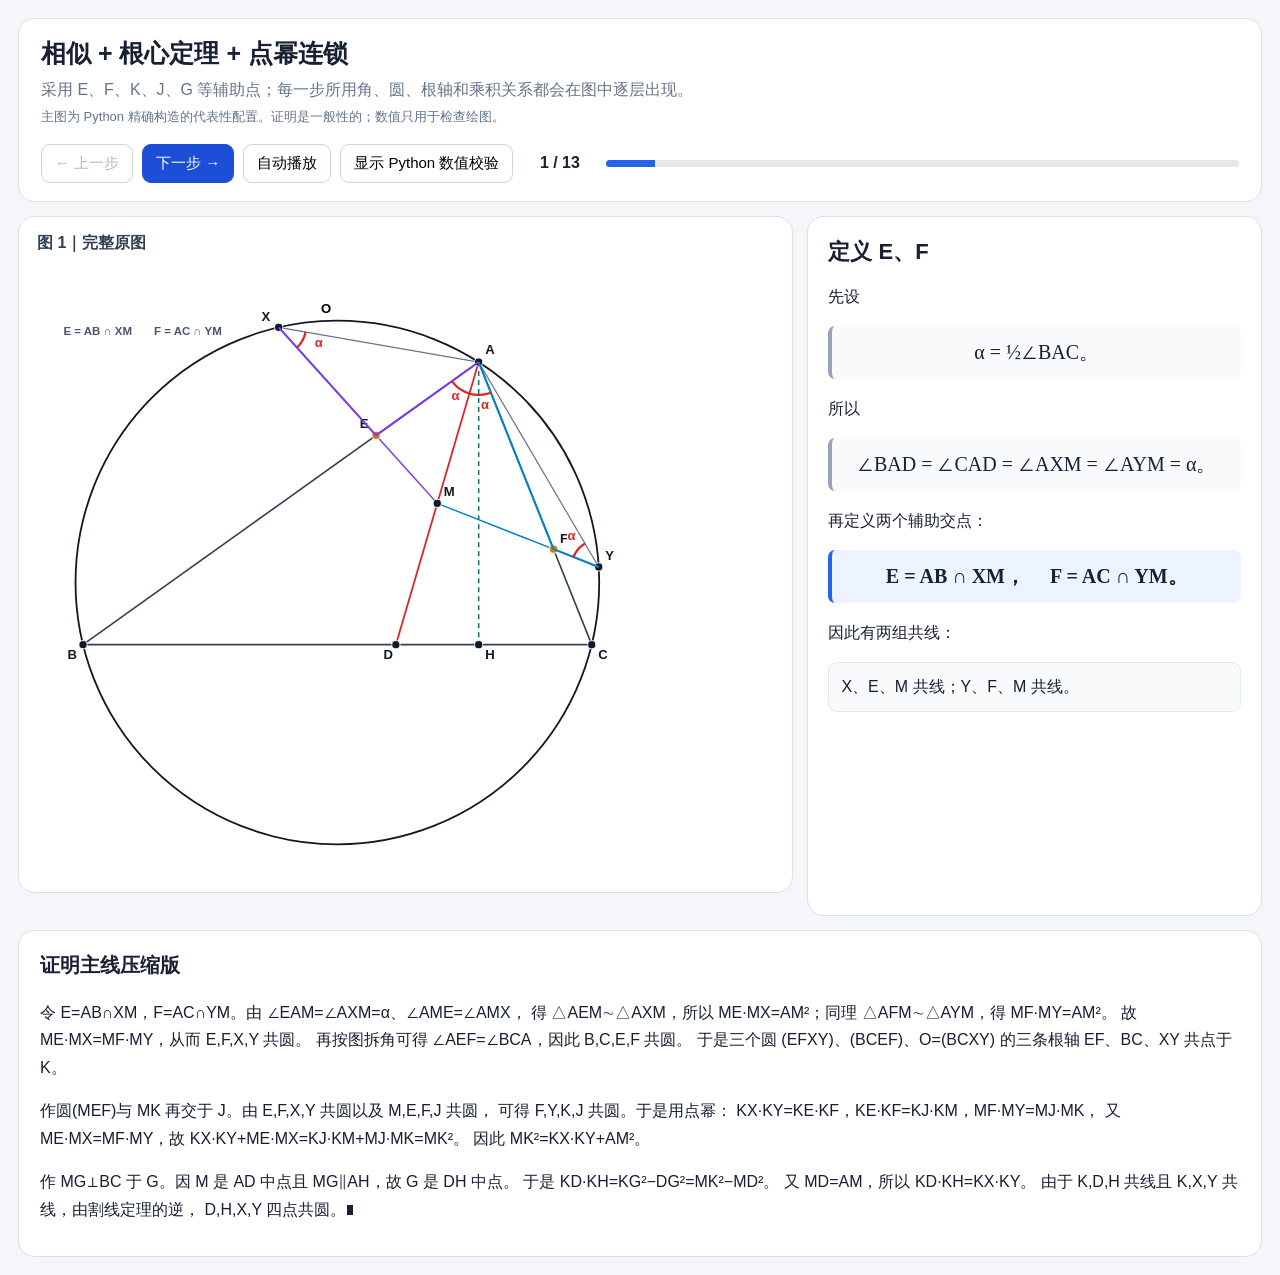
<file: problems/geo-001/demos/power-chain-radical-center.html>
<!doctype html>
<html lang="zh-CN">
<head>
<meta charset="utf-8">
<meta name="viewport" content="width=device-width,initial-scale=1">
<title>相似 + 根心定理 + 点幂连锁｜逐步证明</title>
<style>
:root{--bg:#f4f6fa;--card:#fff;--ink:#182033;--muted:#64748b;--line:#d9e0e8;--blue:#2563eb;--purple:#7c3aed;--orange:#d97706;--green:#15803d;--red:#dc2626;--cyan:#0284c7}
*{box-sizing:border-box}
body{margin:0;background:var(--bg);color:var(--ink);font-family:-apple-system,BlinkMacSystemFont,"Segoe UI","PingFang SC","Microsoft YaHei",sans-serif}
.wrap{max-width:1520px;margin:auto;padding:18px}
header,.diagramCard,.textCard,.verify,.summary{background:var(--card);border:1px solid var(--line);border-radius:16px}
header{padding:18px 22px;margin-bottom:14px}
h1{font-size:25px;margin:0 0 7px} .sub{color:var(--muted);line-height:1.65}
.toolbar{display:flex;gap:9px;align-items:center;flex-wrap:wrap;margin-top:14px}
button{border:1px solid #cbd5e1;background:#fff;border-radius:9px;padding:9px 13px;font-size:15px;cursor:pointer}
button.primary{background:#1d4ed8;color:#fff;border-color:#1d4ed8}
#counter{font-weight:800;min-width:75px;text-align:center}
.progress{height:7px;background:#e5e7eb;border-radius:999px;overflow:hidden;flex:1;min-width:170px} #bar{height:100%;background:#2563eb;transition:.2s}
.main{display:grid;grid-template-columns:minmax(0,1.45fr) minmax(380px,.85fr);gap:14px}
.diagramCard{padding:10px;position:sticky;top:8px;align-self:start}
.panelTitle{font-weight:800;color:#334155;padding:6px 8px}
#miniWrap{border-top:1px solid #e2e8f0;margin-top:8px;padding-top:8px;display:none}
.textCard{padding:20px;min-height:700px}
#stepTitle{font-size:22px;margin:0 0 13px} #stepBody{font-size:16px;line-height:1.72}
.eq{font-family:"Times New Roman","Noto Serif SC",serif;text-align:center;font-size:20px;background:#f8fafc;border-left:4px solid #94a3b8;padding:9px 12px;margin:11px 0;border-radius:7px}
.eq.important{background:#eef4ff;border-left-color:#2563eb;font-weight:700} .finalEq{background:#ecfdf3!important;border-left-color:#15803d!important;font-size:23px!important}
.fact,.theorem,.tip{padding:10px 12px;border-radius:9px;margin:10px 0} .fact{background:#f8fafc;border:1px solid #e2e8f0}
.theorem{background:#fff7ed;border:1px solid #fed7aa} .tip{background:#f1f5f9;color:#475569}
.verify{display:none;padding:16px;margin-top:14px} .verify table{border-collapse:collapse;width:100%;font-family:ui-monospace,SFMono-Regular,Menlo,monospace;font-size:13px}
.verify td{padding:6px 8px;border-bottom:1px solid #edf0f4}
.summary{padding:17px 21px;margin-top:14px;line-height:1.72} .summary h2{font-size:20px;margin-top:0}
.small{font-size:13px;color:#64748b}
svg{display:block;width:100%;height:auto;background:white;border-radius:12px}
.layer,.miniLayer{opacity:1;transition:.2s} .hidden{display:none}
/* main SVG */
.circleO{fill:none;stroke:#111827;stroke-width:2.2} .circleName{font-size:16px;font-weight:800}
.side{stroke:#334155;stroke-width:2} .bisector{stroke:#dc2626;stroke-width:2.2} .altitude{stroke:#0f766e;stroke-width:1.9;stroke-dasharray:6 5}
.xm{stroke:#7c3aed;stroke-width:1.8} .ym{stroke:#0284c7;stroke-width:1.8} .chord{stroke:#64748b;stroke-width:1.5}
.pt{fill:#111827;stroke:white;stroke-width:1.1} .aux{fill:#d97706} .aux2{fill:#0284c7} .kpt{fill:#2563eb} .gpt{fill:#15803d} .jpt{fill:#dc2626}
.label{font-size:16px;font-weight:850;fill:#111827;paint-order:stroke;stroke:white;stroke-width:3px}
.helper{stroke:#7c3aed;stroke-width:2.4} .helper2{stroke:#0284c7;stroke-width:2.4} .note{font-size:14px;font-weight:750;fill:#475569}
.alphaArc,.simArcX,.simArcY{fill:none;stroke-width:2.8} .alphaArc{stroke:#dc2626} .simArcX{stroke:#7c3aed} .simArcY{stroke:#0284c7}
.alphaText,.simTextX,.simTextY{font-size:16px;font-weight:900;paint-order:stroke;stroke:white;stroke-width:3px} .alphaText{fill:#dc2626} .simTextX{fill:#7c3aed} .simTextY{fill:#0284c7}
.triX1{fill:rgba(124,58,237,.05);stroke:#7c3aed;stroke-width:3} .triX2{fill:rgba(124,58,237,.02);stroke:#a78bfa;stroke-width:2}
.triY1{fill:rgba(2,132,199,.05);stroke:#0284c7;stroke-width:3} .triY2{fill:rgba(2,132,199,.02);stroke:#7dd3fc;stroke-width:2}
.callout{font-size:16px;font-weight:850;paint-order:stroke;stroke:white;stroke-width:4px} .purple{fill:#7c3aed} .blue{fill:#0284c7}
.circleEFXY{fill:none;stroke:#7c3aed;stroke-width:2.5;stroke-dasharray:8 5} .circleEFXYName{font-size:15px;font-weight:850;fill:#7c3aed}
.powerOne{stroke:#7c3aed;stroke-width:3}
.a1,.a2,.a3,.a4,.finalAngleArc{fill:none;stroke-width:2.8} .a1{stroke:#7c3aed} .a2{stroke:#d97706} .a3{stroke:#0284c7} .a4{stroke:#dc2626} .finalAngleArc{stroke:#15803d;stroke-width:3.5}
.t1,.t2,.t3,.t4,.finalAngleText{font-size:15px;font-weight:900;paint-order:stroke;stroke:white;stroke-width:3px} .t1{fill:#7c3aed} .t2{fill:#d97706} .t3{fill:#0284c7} .t4{fill:#dc2626} .finalAngleText{fill:#15803d;font-size:18px}
.circleBCEF{fill:none;stroke:#d97706;stroke-width:2.4;stroke-dasharray:7 5} .circleBCEFName{font-size:15px;font-weight:850;fill:#b45309}
.rootC1{fill:none;stroke:#7c3aed;stroke-width:2.2} .rootC2{fill:none;stroke:#d97706;stroke-width:2.2} .rootC3{fill:none;stroke:#334155;stroke-width:2.2}
.radEF{stroke:#7c3aed;stroke-width:4} .radBC{stroke:#d97706;stroke-width:4} .radXY{stroke:#2563eb;stroke-width:4} .kNote{font-size:15px;font-weight:900;fill:#2563eb;paint-order:stroke;stroke:white;stroke-width:4px}
.mg{stroke:#15803d;stroke-width:3} .right{fill:none;stroke:#15803d;stroke-width:2} .gNote{font-size:14px;font-weight:850;fill:#15803d}
.rt1{fill:rgba(37,99,235,.05);stroke:#2563eb;stroke-width:3} .rt2{fill:rgba(217,119,6,.05);stroke:#d97706;stroke-width:3}
.target{fill:none;stroke:#16a34a;stroke-width:4;filter:url(#glow)} .finalLabel{font-size:22px;font-weight:900;fill:#15803d}
/* mini */
.miniTriangle{fill:none;stroke:#334155;stroke-width:2.4} .miniLine{stroke:#7c3aed;stroke-width:2.2} .miniLine2{stroke:#0284c7;stroke-width:2.2}
.miniCircleJ{fill:none;stroke:#dc2626;stroke-width:2.4;stroke-dasharray:7 5} .mk{stroke:#64748b;stroke-width:2;stroke-dasharray:6 5}
.miniNote{font-size:14px;font-weight:800;fill:#dc2626} .miniNote2{font-size:14px;font-weight:800;fill:#15803d}
.betaArc{fill:none;stroke:#dc2626;stroke-width:3} .betaText{font-size:16px;font-weight:900;fill:#dc2626;paint-order:stroke;stroke:white;stroke-width:3px}
.miniCircleFYKJ{fill:none;stroke:#15803d;stroke-width:2.4;stroke-dasharray:7 5}
.p1{stroke:#2563eb;stroke-width:4} .p2{stroke:#7c3aed;stroke-width:4} .p3{stroke:#dc2626;stroke-width:4} .p4{stroke:#15803d;stroke-width:4}
@media(max-width:1080px){.main{grid-template-columns:1fr}.diagramCard{position:static}.textCard{min-height:auto}}
</style>
</head>
<body>
<div class="wrap">
<header>
<h1>相似 + 根心定理 + 点幂连锁</h1>
<div class="sub">
采用 E、F、K、J、G 等辅助点；每一步所用角、圆、根轴和乘积关系都会在图中逐层出现。
<br><span class="small">主图为 Python 精确构造的代表性配置。证明是一般性的；数值只用于检查绘图。</span>
</div>
<div class="toolbar">
<button id="prev">← 上一步</button>
<button id="next" class="primary">下一步 →</button>
<button id="auto">自动播放</button>
<button id="verifyBtn">显示 Python 数值校验</button>
<span id="counter">1 / 13</span>
<div class="progress"><div id="bar"></div></div>
</div>
</header>

<div class="main">
<section class="diagramCard">
  <div class="panelTitle">图 1｜完整原图</div>
  
<svg id="mainSvg" viewBox="0 0 920 760">
<defs>
  <filter id="glow"><feGaussianBlur stdDeviation="2.3" result="b"/><feMerge><feMergeNode in="b"/><feMergeNode in="SourceGraphic"/></feMerge></filter>
</defs>

<g id="base" class="layer">
  <circle cx="376.55" cy="393.80" r="319.73" class="circleO" />
  <line x1="549.10" y1="124.63" x2="65.96" y2="469.73" class="side" /><line x1="549.10" y1="124.63" x2="687.14" y2="469.73" class="side" /><line x1="65.96" y1="469.73" x2="687.14" y2="469.73" class="side" />
  <line x1="549.10" y1="124.63" x2="447.99" y2="469.73" class="bisector" /><line x1="549.10" y1="124.63" x2="549.10" y2="469.73" class="altitude" />
  <line x1="304.89" y1="82.20" x2="498.54" y2="297.18" class="xm" /><line x1="695.72" y1="374.84" x2="498.54" y2="297.18" class="ym" />
  <line x1="549.10" y1="124.63" x2="304.89" y2="82.20" class="chord" /><line x1="549.10" y1="124.63" x2="695.72" y2="374.84" class="chord" />
  <circle cx="549.10" cy="124.63" r="5" class="pt"/><text x="557.10" y="114.63" class="label">A</text>
  <circle cx="65.96" cy="469.73" r="5" class="pt"/><text x="46.96" y="486.73" class="label">B</text>
  <circle cx="687.14" cy="469.73" r="5" class="pt"/><text x="695.14" y="486.73" class="label">C</text>
  <circle cx="447.99" cy="469.73" r="5" class="pt"/><text x="432.99" y="487.73" class="label">D</text>
  <circle cx="549.10" cy="469.73" r="5" class="pt"/><text x="557.10" y="487.73" class="label">H</text>
  <circle cx="498.54" cy="297.18" r="5" class="pt"/><text x="506.54" y="288.18" class="label">M</text>
  <circle cx="304.89" cy="82.20" r="5" class="pt"/><text x="283.89" y="74.20" class="label">X</text>
  <circle cx="695.72" cy="374.84" r="5" class="pt"/><text x="703.72" y="366.84" class="label">Y</text>
  <text x="356.55" y="65.07" class="circleName">O</text>
</g>

<g id="defsEF" class="layer hidden">
  <circle cx="423.76" cy="214.16" r="5" class="pt aux"/><text x="403.76" y="205.16" class="label">E</text>
  <circle cx="640.48" cy="353.08" r="5" class="pt aux"/><text x="648.48" y="345.08" class="label">F</text>
  <line x1="549.10" y1="124.63" x2="423.76" y2="214.16" class="helper" /><line x1="304.89" y1="82.20" x2="423.76" y2="214.16" class="helper" />
  <line x1="549.10" y1="124.63" x2="640.48" y2="353.08" class="helper2" /><line x1="695.72" y1="374.84" x2="640.48" y2="353.08" class="helper2" />
  <text x="42" y="92" class="note">E = AB ∩ XM　　F = AC ∩ YM</text>
</g>

<g id="alphaMarks" class="layer hidden">
  <polyline points="516.52,147.90 517.09,148.66 517.67,149.42 518.26,150.16 518.88,150.88 519.51,151.59 520.16,152.29 520.83,152.97 521.51,153.63 522.21,154.28 522.92,154.91 523.64,155.52 524.39,156.12 525.14,156.70 525.91,157.26 526.69,157.80 527.49,158.32 528.29,158.83 529.11,159.31 529.94,159.78 530.78,160.22 531.64,160.65 532.50,161.05 533.37,161.44 534.25,161.80 535.13,162.14 536.03,162.47 536.93,162.77 537.84,163.04" class="alphaArc"/><text x="515.92" y="171.33" class="alphaText">α</text>
  <polyline points="537.84,163.04 538.76,163.30 539.68,163.54 540.61,163.75 541.54,163.94 542.48,164.11 543.42,164.25 544.36,164.38 545.31,164.48 546.25,164.56 547.20,164.61 548.15,164.65 549.11,164.66 550.06,164.65 551.01,164.61 551.96,164.56 552.91,164.48 553.85,164.38 554.80,164.25 555.74,164.10 556.67,163.94 557.60,163.74 558.53,163.53 559.45,163.30 560.37,163.04 561.28,162.76 562.18,162.46 563.08,162.14 563.97,161.80" class="alphaArc"/><text x="551.83" y="181.85" class="alphaText">α</text>
  <polyline points="337.53,87.87 337.39,88.65 337.22,89.42 337.04,90.19 336.84,90.95 336.63,91.70 336.39,92.46 336.14,93.20 335.87,93.94 335.58,94.67 335.28,95.40 334.96,96.12 334.62,96.83 334.26,97.53 333.89,98.23 333.50,98.91 333.09,99.59 332.67,100.25 332.24,100.91 331.78,101.55 331.32,102.18 330.83,102.81 330.34,103.42 329.83,104.02 329.30,104.60 328.76,105.18 328.21,105.74 327.64,106.29 327.06,106.82" class="alphaArc"/><text x="348.99" y="106.57" class="alphaText">α</text>
  <polyline points="678.97,346.26 678.30,346.66 677.63,347.09 676.98,347.52 676.33,347.98 675.70,348.44 675.08,348.93 674.47,349.43 673.87,349.94 673.28,350.46 672.71,351.00 672.15,351.56 671.60,352.13 671.07,352.70 670.55,353.30 670.05,353.90 669.56,354.52 669.08,355.14 668.62,355.78 668.17,356.43 667.74,357.09 667.33,357.76 666.93,358.44 666.55,359.13 666.19,359.83 665.84,360.53 665.51,361.25 665.19,361.97 664.89,362.70" class="alphaArc"/><text x="657.44" y="342.08" class="alphaText">α</text>
</g>

<g id="simX" class="layer hidden">
  <polyline points="549.10,124.63 423.76,214.16 498.54,297.18 549.10,124.63" class="triX1"/>
  <polyline points="549.10,124.63 304.89,82.20 498.54,297.18 549.10,124.63" class="triX2"/>
  <polyline points="525.51,141.48 525.92,142.03 526.34,142.58 526.77,143.11 527.22,143.64 527.67,144.15 528.14,144.66 528.63,145.15 529.12,145.63 529.62,146.10 530.14,146.56 530.67,147.00 531.20,147.43 531.75,147.85 532.31,148.26 532.87,148.65 533.45,149.03 534.03,149.39 534.63,149.74 535.23,150.08 535.84,150.40 536.45,150.71 537.08,151.01 537.71,151.28 538.34,151.55 538.99,151.79 539.63,152.03 540.29,152.24 540.95,152.45" class="simArcX"/><text x="522.31" y="162.32" class="simTextX">α</text>
  <polyline points="338.89,88.11 338.74,88.92 338.57,89.72 338.38,90.52 338.18,91.31 337.95,92.10 337.71,92.88 337.44,93.66 337.16,94.43 336.86,95.19 336.54,95.95 336.21,96.70 335.85,97.44 335.48,98.17 335.10,98.89 334.69,99.61 334.27,100.31 333.83,101.00 333.37,101.69 332.90,102.36 332.42,103.02 331.91,103.67 331.40,104.30 330.86,104.93 330.32,105.54 329.76,106.13 329.18,106.72 328.59,107.29 327.99,107.85" class="simArcX"/><text x="350.20" y="107.24" class="simTextX">α</text>
  <text x="52" y="128" class="callout purple">△AEM ∼ △AXM</text>
</g>

<g id="simY" class="layer hidden">
  <polyline points="549.10,124.63 640.48,353.08 498.54,297.18 549.10,124.63" class="triY1"/>
  <polyline points="549.10,124.63 695.72,374.84 498.54,297.18 549.10,124.63" class="triY2"/>
  <polyline points="557.81,146.42 557.29,146.62 556.77,146.81 556.24,146.98 555.71,147.14 555.17,147.30 554.63,147.43 554.08,147.56 553.54,147.67 552.99,147.77 552.44,147.86 551.89,147.93 551.33,147.99 550.77,148.03 550.22,148.07 549.66,148.09 549.10,148.09 548.55,148.09 547.99,148.07 547.43,148.03 546.88,147.99 546.32,147.93 545.77,147.86 545.22,147.77 544.67,147.67 544.12,147.56 543.58,147.44 543.04,147.30 542.50,147.15" class="simArcY"/><text x="551.04" y="165.30" class="simTextY">α</text>
  <polyline points="681.06,349.83 680.47,350.19 679.89,350.56 679.32,350.94 678.76,351.33 678.20,351.74 677.66,352.17 677.12,352.60 676.60,353.05 676.09,353.51 675.59,353.98 675.10,354.47 674.62,354.96 674.15,355.47 673.70,355.99 673.26,356.52 672.83,357.06 672.41,357.61 672.01,358.17 671.62,358.73 671.24,359.31 670.88,359.90 670.53,360.49 670.20,361.09 669.88,361.70 669.57,362.32 669.28,362.95 669.01,363.58 668.75,364.22" class="simArcY"/><text x="660.59" y="344.77" class="simTextY">α</text>
  <text x="598" y="128" class="callout blue">△AFM ∼ △AYM</text>
</g>

<g id="circleEFXY" class="layer hidden">
  <circle cx="966.89" cy="-394.63" r="815.86" class="circleEFXY" />
  <text x="84" y="175" class="circleEFXYName">ω₁ = (E F X Y)</text>
  <line x1="423.76" y1="214.16" x2="304.89" y2="82.20" class="powerOne" /><line x1="640.48" y1="353.08" x2="695.72" y2="374.84" class="powerOne" />
</g>

<g id="angleChain" class="layer hidden">
  <polyline points="447.34,197.31 448.19,198.56 448.97,199.85 449.68,201.18 450.32,202.55 450.89,203.95 451.38,205.37 451.80,206.82 452.14,208.29 452.41,209.78 452.60,211.27 452.71,212.78 452.74,214.29 452.70,215.80 452.57,217.30 452.37,218.80 452.09,220.28 451.73,221.74 451.30,223.19 450.79,224.61 450.21,226.00 449.56,227.37 448.84,228.69 448.05,229.98 447.19,231.22 446.27,232.42 445.29,233.56 444.25,234.66 443.16,235.70" class="a1"/><text x="469.73" y="219.17" class="t1">①</text>
  <polyline points="515.10,118.72 514.84,120.50 514.67,122.29 514.59,124.08 514.61,125.88 514.72,127.67 514.93,129.46 515.23,131.23 515.61,132.98 516.09,134.71 516.66,136.42 517.32,138.09 518.07,139.72 518.89,141.32 519.80,142.87 520.79,144.37 521.86,145.81 523.00,147.20 524.21,148.53 525.48,149.79 526.83,150.99 528.23,152.11 529.69,153.16 531.20,154.13 532.76,155.02 534.36,155.83 536.01,156.56 537.68,157.20 539.39,157.74" class="a1"/><text x="505.15" y="151.99" class="t1">①</text>
  <polyline points="440.39,232.62 440.56,232.46 440.74,232.30 440.91,232.13 441.08,231.97 441.25,231.80 441.42,231.64 441.58,231.47 441.75,231.29 441.91,231.12 442.07,230.95 442.23,230.77 442.39,230.60 442.54,230.42 442.70,230.24 442.85,230.05 443.00,229.87 443.15,229.69 443.30,229.50 443.45,229.31 443.59,229.12 443.73,228.93 443.87,228.74 444.01,228.55 444.15,228.36 444.28,228.16 444.41,227.96 444.55,227.77 444.67,227.57" class="a2"/><text x="455.85" y="241.40" class="t2">②</text>
  <polyline points="666.18,363.21 666.29,362.92 666.41,362.64 666.52,362.36 666.65,362.09 666.77,361.81 666.89,361.53 667.02,361.26 667.15,360.98 667.29,360.71 667.42,360.44 667.56,360.17 667.70,359.90 667.85,359.64 667.99,359.37 668.14,359.11 668.29,358.84 668.45,358.58 668.61,358.32 668.76,358.06 668.93,357.81 669.09,357.55 669.26,357.30 669.43,357.05 669.60,356.80 669.77,356.55 669.95,356.30 670.12,356.06 670.30,355.81" class="a2"/><text x="652.93" y="350.96" class="t2">②</text>
  <polyline points="528.88,139.07 528.48,138.49 528.09,137.90 527.73,137.30 527.38,136.69 527.04,136.07 526.73,135.45 526.43,134.81 526.15,134.16 525.89,133.51 525.65,132.85 525.43,132.18 525.22,131.51 525.04,130.83 524.87,130.15 524.73,129.46 524.60,128.77 524.49,128.08 524.40,127.38 524.34,126.68 524.29,125.98 524.26,125.27 524.25,124.57 524.26,123.87 524.29,123.17 524.35,122.47 524.42,121.77 524.51,121.07 524.62,120.37" class="a3"/><text x="508.05" y="133.98" class="t3">③</text>
  <polyline points="672.51,378.34 672.42,377.68 672.35,377.02 672.30,376.36 672.27,375.69 672.25,375.03 672.26,374.37 672.28,373.70 672.32,373.04 672.38,372.38 672.46,371.72 672.56,371.06 672.67,370.41 672.81,369.76 672.96,369.11 673.13,368.47 673.32,367.83 673.53,367.20 673.75,366.58 674.00,365.96 674.26,365.35 674.53,364.75 674.83,364.15 675.14,363.56 675.47,362.99 675.81,362.42 676.17,361.86 676.54,361.31 676.93,360.78" class="a3"/><text x="656.23" y="364.90" class="t3">③</text>
  <polyline points="672.60,365.73 672.82,365.19 673.06,364.65 673.31,364.11 673.57,363.58 673.84,363.06 674.13,362.54 674.43,362.03 674.74,361.53 675.06,361.03 675.39,360.55 675.74,360.07 676.10,359.60 676.46,359.14 676.84,358.68 677.23,358.24 677.63,357.80 678.04,357.38 678.46,356.96 678.89,356.56 679.33,356.16 679.78,355.78 680.24,355.41 680.70,355.04 681.18,354.69 681.66,354.35 682.15,354.02 682.65,353.71 683.16,353.40" class="a4"/><text x="663.74" y="347.46" class="t4">α</text>
  <polyline points="456.33,190.89 457.29,192.30 458.19,193.74 459.03,195.22 459.80,196.74 460.51,198.29 461.15,199.86 461.72,201.46 462.23,203.09 462.66,204.73 463.03,206.40 463.32,208.07 463.54,209.76 463.70,211.45 463.77,213.15 463.78,214.85 463.72,216.55 463.58,218.25 463.37,219.94 463.09,221.62 462.73,223.28 462.31,224.93 461.82,226.56 461.26,228.17 460.63,229.75 459.93,231.30 459.17,232.82 458.35,234.31 457.46,235.76" class="finalAngleArc"/><text x="481.02" y="212.72" class="finalAngleText">★</text>
  <polyline points="651.25,469.73 651.28,468.20 651.38,466.68 651.54,465.16 651.76,463.65 652.05,462.15 652.41,460.67 652.82,459.20 653.30,457.75 653.84,456.33 654.44,454.92 655.10,453.55 655.82,452.20 656.59,450.89 657.42,449.60 658.30,448.36 659.23,447.15 660.22,445.99 661.25,444.87 662.33,443.79 663.46,442.76 664.62,441.77 665.83,440.84 667.08,439.96 668.36,439.14 669.68,438.37 671.03,437.65 672.40,437.00 673.81,436.40" class="finalAngleArc"/><text x="643.13" y="439.93" class="finalAngleText">★</text>
</g>

<g id="circleBCEF" class="layer hidden">
  <circle cx="376.55" cy="526.31" r="315.70" class="circleBCEF" />
  <text x="525" y="575" class="circleBCEFName">ω₂ = (B C E F)</text>
</g>

<g id="rootCircles" class="layer hidden">
  <circle cx="966.89" cy="-394.63" r="815.86" class="rootC1" />
  <circle cx="376.55" cy="526.31" r="315.70" class="rootC2" />
  <circle cx="376.55" cy="393.80" r="319.73" class="rootC3" />
  <line x1="423.76" y1="214.16" x2="640.48" y2="353.08" class="radEF" />
  <line x1="65.96" y1="469.73" x2="687.14" y2="469.73" class="radBC" />
  <line x1="304.89" y1="82.20" x2="695.72" y2="374.84" class="radXY" />
  <circle cx="822.44" cy="469.73" r="5" class="pt kpt"/><text x="831.44" y="486.73" class="label">K</text>
  <text x="734.44" y="437.73" class="kNote">三条根轴交于 K</text>
</g>

<g id="Gstep" class="layer hidden">
  <line x1="498.54" y1="297.18" x2="498.54" y2="469.73" class="mg" />
  <circle cx="498.54" cy="469.73" r="5" class="pt gpt"/><text x="481.54" y="487.73" class="label">G</text>
  <path d="M 485.54,469.73 L 485.54,456.73 L 498.54,456.73" class="right"/>
  <text x="402.54" y="517.73" class="gNote">DG = GH，MG ⟂ BC</text>
</g>

<g id="rightTriangles" class="layer hidden">
  <polyline points="822.44,469.73 498.54,469.73 498.54,297.18 822.44,469.73" class="rt1"/>
  <polyline points="447.99,469.73 498.54,469.73 498.54,297.18 447.99,469.73" class="rt2"/>
</g>

<g id="finalCircle" class="layer hidden">
  <circle cx="498.54" cy="230.88" r="244.14" class="target" />
  <text x="555" y="92" class="finalLabel">D、H、X、Y 共圆</text>
</g>
</svg>

  <div id="miniWrap">
    <div class="panelTitle">图 2｜构造 J 的简化图</div>
    
<svg id="miniSvg" viewBox="0 0 620 520">
<g id="miniBase" class="miniLayer hidden">
  <polyline points="252.79,271.10 70.90,69.19 557.02,433.17 252.79,271.10" class="miniTriangle"/>
  <line x1="252.79" y1="271.10" x2="182.55" y2="193.13" class="miniLine" /><line x1="182.55" y1="193.13" x2="557.02" y2="433.17" class="miniLine" />
  <line x1="252.79" y1="271.10" x2="437.99" y2="344.05" class="miniLine2" /><line x1="70.90" y1="69.19" x2="557.02" y2="433.17" class="miniLine2" />
  <circle cx="252.79" cy="271.10" r="5" class="pt"/><text x="260.79" y="263.10" class="label">M</text>
  <circle cx="70.90" cy="69.19" r="5" class="pt"/><text x="50.90" y="84.19" class="label">X</text>
  <circle cx="557.02" cy="433.17" r="5" class="pt"/><text x="566.02" y="448.17" class="label">K</text>
  <circle cx="182.55" cy="193.13" r="5" class="pt aux"/><text x="162.55" y="184.13" class="label">E</text>
  <circle cx="386.11" cy="323.61" r="5" class="pt aux"/><text x="394.11" y="315.61" class="label">F</text>
  <circle cx="437.99" cy="344.05" r="5" class="pt aux2"/><text x="445.99" y="362.05" class="label">Y</text>
</g>

<g id="miniJ" class="miniLayer hidden">
  <circle cx="415.25" cy="54.12" r="271.06" class="miniCircleJ" />
  <line x1="252.79" y1="271.10" x2="557.02" y2="433.17" class="mk" />
  <circle cx="325.82" cy="310.01" r="5" class="pt jpt"/><text x="333.82" y="300.01" class="label">J</text>
  <text x="330" y="55" class="miniNote">圆(MEF) 与 MK 再交于 J</text>
</g>

<g id="miniAngles" class="miniLayer hidden">
  <polyline points="197.30,209.50 197.45,209.36 197.61,209.22 197.76,209.07 197.91,208.93 198.06,208.78 198.21,208.63 198.36,208.48 198.51,208.33 198.65,208.18 198.79,208.02 198.94,207.87 199.08,207.71 199.21,207.55 199.35,207.39 199.49,207.23 199.62,207.07 199.75,206.90 199.88,206.74 200.01,206.57 200.14,206.40 200.27,206.24 200.39,206.07 200.51,205.89 200.63,205.72 200.75,205.55 200.87,205.37 200.99,205.20 201.10,205.02" class="betaArc"/><text x="211.71" y="217.88" class="betaText">β</text>
  <polyline points="413.86,334.55 413.96,334.32 414.05,334.09 414.15,333.86 414.25,333.63 414.35,333.41 414.45,333.18 414.55,332.96 414.66,332.73 414.77,332.51 414.88,332.29 414.99,332.07 415.11,331.85 415.23,331.63 415.35,331.42 415.47,331.20 415.59,330.98 415.72,330.77 415.85,330.56 415.98,330.35 416.11,330.14 416.24,329.93 416.38,329.72 416.52,329.52 416.66,329.31 416.80,329.11 416.94,328.91 417.09,328.71 417.23,328.51" class="betaArc"/><text x="401.19" y="323.52" class="betaText">β</text>
  <polyline points="347.32,314.86 347.27,315.06 347.22,315.27 347.17,315.47 347.11,315.68 347.06,315.88 347.00,316.08 346.94,316.28 346.88,316.49 346.82,316.69 346.76,316.89 346.69,317.09 346.62,317.29 346.55,317.48 346.48,317.68 346.40,317.88 346.33,318.08 346.25,318.27 346.17,318.47 346.09,318.66 346.00,318.85 345.92,319.05 345.83,319.24 345.74,319.43 345.65,319.62 345.56,319.81 345.46,320.00 345.37,320.18 345.27,320.37" class="betaArc"/><text x="361.67" y="323.33" class="betaText">β</text>
  <circle cx="271.68" cy="690.21" r="384.04" class="miniCircleFYKJ" />
  <text x="326" y="90" class="miniNote2">F、Y、K、J 共圆</text>
</g>

<g id="miniPowers" class="miniLayer hidden">
  <line x1="557.02" y1="433.17" x2="70.90" y2="69.19" class="p1" /><line x1="557.02" y1="433.17" x2="437.99" y2="344.05" class="p1" />
  <line x1="557.02" y1="433.17" x2="182.55" y2="193.13" class="p2" /><line x1="557.02" y1="433.17" x2="386.11" y2="323.61" class="p2" />
  <line x1="557.02" y1="433.17" x2="325.82" y2="310.01" class="p3" /><line x1="557.02" y1="433.17" x2="252.79" y2="271.10" class="p3" />
  <line x1="252.79" y1="271.10" x2="386.11" y2="323.61" class="p4" /><line x1="252.79" y1="271.10" x2="437.99" y2="344.05" class="p4" />
</g>
</svg>

  </div>
</section>
<aside class="textCard">
  <h2 id="stepTitle"></h2>
  <div id="stepBody"></div>
</aside>
</div>

<section class="verify" id="verify">
<h3>Python 数值校验</h3>
<table><tr><td>∠BAD (°)</td><td>38.1318658472</td></tr><tr><td>∠CAD (°)</td><td>38.1318658472</td></tr><tr><td>∠AXM (°)</td><td>38.1318658472</td></tr><tr><td>∠AYM (°)</td><td>38.1318658472</td></tr><tr><td>ME·MX</td><td>6.78654735567</td></tr><tr><td>MF·MY</td><td>6.78654735567</td></tr><tr><td>AM²</td><td>6.78654735567</td></tr><tr><td>K 到 EF 直线误差</td><td>4.76260526622e-16</td></tr><tr><td>F 在圆(EXY)上的幂</td><td>0</td></tr><tr><td>F 在圆(BCE)上的幂</td><td>0</td></tr><tr><td>J 在圆(FYK)上的幂</td><td>1.42108547152e-14</td></tr><tr><td>KX·KY</td><td>21.4865412189</td></tr><tr><td>KE·KF</td><td>21.4865412189</td></tr><tr><td>KJ·KM</td><td>21.4865412189</td></tr><tr><td>MF·MY = MJ·MK</td><td>1.7763568394e-15</td></tr><tr><td>KD·KH</td><td>21.4865412189</td></tr><tr><td>Y 到最终圆的幂</td><td>7.1054273576e-15</td></tr></table>
<p class="small">误差接近 0 的项目表示对应点确实共圆/共线；重复出现的乘积数值相等，验证了图中点幂关系。</p>
</section>

<section class="summary">
<h2>证明主线压缩版</h2>
<p>
令 E=AB∩XM，F=AC∩YM。由 ∠EAM=∠AXM=α、∠AME=∠AMX，
得 △AEM∼△AXM，所以 ME·MX=AM²；同理 △AFM∼△AYM，得 MF·MY=AM²。
故 ME·MX=MF·MY，从而 E,F,X,Y 共圆。
再按图拆角可得 ∠AEF=∠BCA，因此 B,C,E,F 共圆。
于是三个圆 (EFXY)、(BCEF)、O=(BCXY) 的三条根轴 EF、BC、XY 共点于 K。
</p>
<p>
作圆(MEF)与 MK 再交于 J。由 E,F,X,Y 共圆以及 M,E,F,J 共圆，
可得 F,Y,K,J 共圆。于是用点幂：
KX·KY=KE·KF，KE·KF=KJ·KM，MF·MY=MJ·MK，
又 ME·MX=MF·MY，故
KX·KY+ME·MX=KJ·KM+MJ·MK=MK²。
因此 MK²=KX·KY+AM²。
</p>
<p>
作 MG⊥BC 于 G。因 M 是 AD 中点且 MG∥AH，故 G 是 DH 中点。
于是 KD·KH=KG²−DG²=MK²−MD²。
又 MD=AM，所以 KD·KH=KX·KY。
由于 K,D,H 共线且 K,X,Y 共线，由割线定理的逆，
D,H,X,Y 四点共圆。∎
</p>
</section>
</div>

<script>
const steps=[{"title": "定义 E、F", "show": ["base", "defsEF", "alphaMarks"], "mini": [], "html": "\n<p>先设</p>\n<div class=\"eq\">α = ½∠BAC。</div>\n<p>所以</p>\n<div class=\"eq\">∠BAD = ∠CAD = ∠AXM = ∠AYM = α。</div>\n<p>再定义两个辅助交点：</p>\n<div class=\"eq important\">E = AB ∩ XM，　 F = AC ∩ YM。</div>\n<p>因此有两组共线：</p>\n<div class=\"fact\">X、E、M 共线；Y、F、M 共线。</div>\n"}, {"title": "第 1 步（X 侧）：△AEM ∼ △AXM", "show": ["base", "defsEF", "simX"], "mini": [], "html": "\n<p>看两个三角形 <b>△AEM</b> 与 <b>△AXM</b>。</p>\n<p>因为 E∈AB，M∈AD：</p>\n<div class=\"eq\">∠EAM = ∠BAM = α。</div>\n<p>题设：</p>\n<div class=\"eq\">∠AXM = α。</div>\n<p>而 X、E、M 共线，所以在 M 点：</p>\n<div class=\"eq\">∠AME = ∠AMX。</div>\n<p>两角对应相等，因此 AA 相似：</p>\n<div class=\"eq important\">△AEM ∼ △AXM。</div>\n<p>对应边比例：</p>\n<div class=\"eq\">AM / XM = EM / AM</div>\n<div class=\"eq important\">⇒ XM·EM = AM²。　①</div>\n"}, {"title": "第 1 步（Y 侧）：△AFM ∼ △AYM", "show": ["base", "defsEF", "simY"], "mini": [], "html": "\n<p>同样地，F∈AC，M∈AD，所以</p>\n<div class=\"eq\">∠FAM = ∠CAM = α = ∠AYM。</div>\n<p>又因为 F、M、Y 共线：</p>\n<div class=\"eq\">∠AMF = ∠AMY。</div>\n<p>所以</p>\n<div class=\"eq important\">△AFM ∼ △AYM。</div>\n<p>对应边给出：</p>\n<div class=\"eq important\">MF·MY = AM²。　②</div>\n<p>结合 ①②：</p>\n<div class=\"eq\">ME·MX = MF·MY。</div>\n"}, {"title": "第 1 步结论：E、F、X、Y 共圆", "show": ["base", "defsEF", "circleEFXY"], "mini": [], "html": "\n<p>M 是两条直线 EX、FY 的交点，并且刚才证明：</p>\n<div class=\"eq\">ME·MX = MF·MY。</div>\n<div class=\"theorem\"><b>割线定理的逆：</b>若两条过 M 的直线上四个点满足 ME·MX=MF·MY，则 E、F、X、Y 共圆。</div>\n<div class=\"eq important\">E、F、X、Y 四点共圆。记为 ω₁。</div>\n"}, {"title": "第 2 步：证明 B、C、E、F 也共圆", "show": ["base", "defsEF", "circleEFXY", "angleChain"], "mini": [], "html": "\n<p>目标是证明</p>\n<div class=\"eq\">∠AEF = ∠BCA。</div>\n<p>图上用相同编号标出了会用到的角。逐行整理：</p>\n<div class=\"eq\">∠AEF = ∠AEM − ∠MEF。</div>\n<p>由前面的相似，①：</p>\n<div class=\"eq\">∠AEM = ∠XAM。</div>\n<p>由 E、F、X、Y 共圆，再用 X、E、M 共线与 Y、F、M 共线，②：</p>\n<div class=\"eq\">∠MEF = ∠MYX。</div>\n<p>于是</p>\n<div class=\"eq\">∠AEF = ∠XAM − ∠MYX。</div>\n<p>再拆角：</p>\n<div class=\"eq\">∠XAM = ∠BAX + α，　 ∠MYX = ∠BYX − ∠BYM。</div>\n<p>原圆 O 中同弦 BX 所对圆周角相等，③：</p>\n<div class=\"eq\">∠BAX = ∠BYX。</div>\n<p>所以</p>\n<div class=\"eq\">∠AEF = α + ∠BYM = ∠BYA。</div>\n<p>又因为 A、B、C、Y 在圆 O 上：</p>\n<div class=\"eq important\">∠BYA = ∠BCA。</div>\n<p>因此 ∠AEF=∠BCF，而 EB 与 EA 反向，所以 ∠BEF+∠BCF=180°：</p>\n<div class=\"eq important\">B、C、E、F 四点共圆。记为 ω₂。</div>\n<p class=\"tip\">若换成有向角写，这一步会更短；这里按普通高中角度逐项拆开。</p>\n"}, {"title": "第 3 步：三圆根心定理得到 K", "show": ["base", "defsEF", "rootCircles"], "mini": [], "html": "\n<p>现在有三个圆：</p>\n<div class=\"fact\">ω₁=(E F X Y)，ω₂=(B C E F)，O=(B C X Y)。</div>\n<p>看它们两两的根轴：</p>\n<div class=\"eq\">ω₁ 与 ω₂ 的根轴：EF</div>\n<div class=\"eq\">ω₂ 与 O 的根轴：BC</div>\n<div class=\"eq\">O 与 ω₁ 的根轴：XY</div>\n<div class=\"theorem\"><b>三圆根心定理：</b>三个圆两两的三条根轴共点。</div>\n<p>因此：</p>\n<div class=\"eq important\">EF、BC、XY 三线共点，记交点为 K。</div>\n<p>得到关键交点 K。</p>\n"}, {"title": "第 4 步：在 MK 上构造 J", "show": ["base", "defsEF", "rootCircles"], "mini": ["miniBase", "miniJ"], "html": "\n<p>为了看清右侧“图 2”，这里单独画出简化图。</p>\n<p>过 M、E、F 作圆，它与直线 MK 除 M 外再交于 J：</p>\n<div class=\"eq important\">M、E、F、J 共圆。</div>\n<p>注意简化图里仍保持图中的全部共线关系：</p>\n<div class=\"fact\">M-E-X 共线；M-F-Y 共线；E-F-K 共线；X-Y-K 共线；M-J-K 共线。</div>\n"}, {"title": "第 4 步：再证明 F、Y、K、J 共圆", "show": ["base", "defsEF", "rootCircles"], "mini": ["miniBase", "miniJ", "miniAngles"], "html": "\n<p>先由 ω₁=(E F X Y)：</p>\n<div class=\"eq\">∠MEF = ∠MYX = β。</div>\n<p>再由 M、E、F、J 共圆，且 M、J、K 共线：</p>\n<div class=\"eq\">∠FJK = β。</div>\n<p>而 YF 与 YM 同向，YK 与 YX 反向，所以</p>\n<div class=\"eq\">∠FYK = 180°−β。</div>\n<p>于是四边形 F-Y-K-J 的一对对角互补：</p>\n<div class=\"eq important\">∠FJK + ∠FYK = 180°。</div>\n<div class=\"eq important\">⇒ F、Y、K、J 四点共圆。</div>\n"}, {"title": "第 4 步核心：连续使用四次“点幂乘积”", "show": ["base", "defsEF", "rootCircles"], "mini": ["miniBase", "miniJ", "miniAngles", "miniPowers"], "html": "\n<p>现在把乘积关系逐项整理。</p>\n<p><b>对圆 ω₁=(E F X Y)，点 K：</b></p>\n<div class=\"eq\">KX·KY = KE·KF。</div>\n<p><b>第 1 步已经有：</b></p>\n<div class=\"eq\">ME·MX = MF·MY = AM²。</div>\n<p><b>对圆 (M E F J)，点 K：</b></p>\n<div class=\"eq\">KE·KF = KJ·KM。</div>\n<p><b>对圆 (F Y K J)，点 M：</b></p>\n<div class=\"eq\">MF·MY = MJ·MK。</div>\n<p>因此：</p>\n<div class=\"eq\">KX·KY + ME·MX</div>\n<div class=\"eq\">= KE·KF + MF·MY</div>\n<div class=\"eq\">= KJ·KM + MJ·MK</div>\n<p>J 在线段 MK 上，所以 KJ+MJ=KM：</p>\n<div class=\"eq important\">KX·KY + ME·MX = MK²。</div>\n<p>再用 ME·MX=AM²：</p>\n<div class=\"eq important\">MK² = KX·KY + AM²。　③</div>\n"}, {"title": "第 5 步：作 MG⊥BC，并认出 G 是 DH 中点", "show": ["base", "defsEF", "rootCircles", "Gstep"], "mini": [], "html": "\n<p>从 M 向 BC 作垂线，垂足为 G。</p>\n<p>因为 AH⊥BC，所以</p>\n<div class=\"eq\">MG ∥ AH。</div>\n<p>在 △DAH 中，M 是 DA 的中点；过 M 作 AH 的平行线交 DH 于 G。</p>\n<div class=\"theorem\"><b>三角形中位线定理：</b>过一边中点作另一边的平行线，会平分第三边。</div>\n<p>因此</p>\n<div class=\"eq important\">DG = GH。</div>\n"}, {"title": "第 5 步：把 KD·KH 化成平方差", "show": ["base", "defsEF", "rootCircles", "Gstep", "rightTriangles"], "mini": [], "html": "\n<p>在图中点的顺序是 D-G-H-K，而且 DG=GH，所以：</p>\n<div class=\"eq\">KD = KG + DG，　 KH = KG − DG。</div>\n<p>相乘：</p>\n<div class=\"eq important\">KD·KH = KG² − DG²。　④</div>\n<p>又因为 MG⊥BC，△MKG 与 △MDG 都是直角三角形：</p>\n<div class=\"eq\">MK² = KG² + MG²，</div>\n<div class=\"eq\">MD² = DG² + MG²。</div>\n<p>两式相减：</p>\n<div class=\"eq important\">KG² − DG² = MK² − MD²。</div>\n<p>结合 ④：</p>\n<div class=\"eq important\">KD·KH = MK² − MD²。　⑤</div>\n"}, {"title": "最后代入：得到 KD·KH = KX·KY", "show": ["base", "defsEF", "rootCircles", "Gstep", "rightTriangles"], "mini": [], "html": "\n<p>M 是 AD 的中点，所以：</p>\n<div class=\"eq\">MD = AM。</div>\n<p>第 4 步的 ③：</p>\n<div class=\"eq\">MK² = KX·KY + AM²。</div>\n<p>代入 ⑤：</p>\n<div class=\"eq\">KD·KH = MK² − MD²</div>\n<div class=\"eq\">= KX·KY + AM² − MD²</div>\n<div class=\"eq important\">= KX·KY。</div>\n"}, {"title": "收尾：割线定理的逆 ⇒ D、H、X、Y 共圆", "show": ["base", "defsEF", "rootCircles", "Gstep", "finalCircle"], "mini": [], "html": "\n<p>现在：</p>\n<div class=\"fact\">K、D、H 共线；K、X、Y 共线。</div>\n<p>而刚才证明：</p>\n<div class=\"eq important\">KD·KH = KX·KY。</div>\n<div class=\"theorem\"><b>割线定理的逆：</b>两条过 K 的直线上若四个点满足上述乘积关系，则这四点共圆。</div>\n<div class=\"eq important finalEq\">∴ D、H、X、Y 四点共圆。 ∎</div>\n<p class=\"tip\">本解法的主线是：<b>相似 → 两次共圆 → 根心 → 构造 J → 点幂连锁 → 平方差 → 共圆。</b></p>\n"}];
let idx=0,timer=null;
const layers=[...document.querySelectorAll('.layer')];
const miniLayers=[...document.querySelectorAll('.miniLayer')];
function render(){
  const s=steps[idx];
  document.getElementById('stepTitle').textContent=s.title;
  document.getElementById('stepBody').innerHTML=s.html;
  document.getElementById('counter').textContent=(idx+1)+' / '+steps.length;
  document.getElementById('bar').style.width=((idx+1)/steps.length*100)+'%';
  layers.forEach(e=>e.classList.add('hidden'));
  miniLayers.forEach(e=>e.classList.add('hidden'));
  document.getElementById('base').classList.remove('hidden');
  s.show.forEach(id=>{const e=document.getElementById(id);if(e)e.classList.remove('hidden')});
  const mw=document.getElementById('miniWrap');
  mw.style.display=s.mini.length?'block':'none';
  s.mini.forEach(id=>{const e=document.getElementById(id);if(e)e.classList.remove('hidden')});
  document.getElementById('prev').disabled=idx===0;
  document.getElementById('next').disabled=idx===steps.length-1;
}
document.getElementById('prev').onclick=()=>{if(idx>0){idx--;render()}};
document.getElementById('next').onclick=()=>{if(idx<steps.length-1){idx++;render()}};
document.addEventListener('keydown',e=>{
  if(e.key==='ArrowLeft'&&idx>0){idx--;render()}
  if(e.key==='ArrowRight'&&idx<steps.length-1){idx++;render()}
});
document.getElementById('auto').onclick=()=>{
  const b=document.getElementById('auto');
  if(timer){clearInterval(timer);timer=null;b.textContent='自动播放';return}
  b.textContent='停止播放';
  timer=setInterval(()=>{
    if(idx>=steps.length-1){clearInterval(timer);timer=null;b.textContent='自动播放';return}
    idx++;render();
  },3200);
};
document.getElementById('verifyBtn').onclick=()=>{
  const v=document.getElementById('verify');
  const hidden=getComputedStyle(v).display==='none';
  v.style.display=hidden?'block':'none';
  document.getElementById('verifyBtn').textContent=hidden?'隐藏 Python 数值校验':'显示 Python 数值校验';
};
render();
</script>
</body>
</html>
</file>
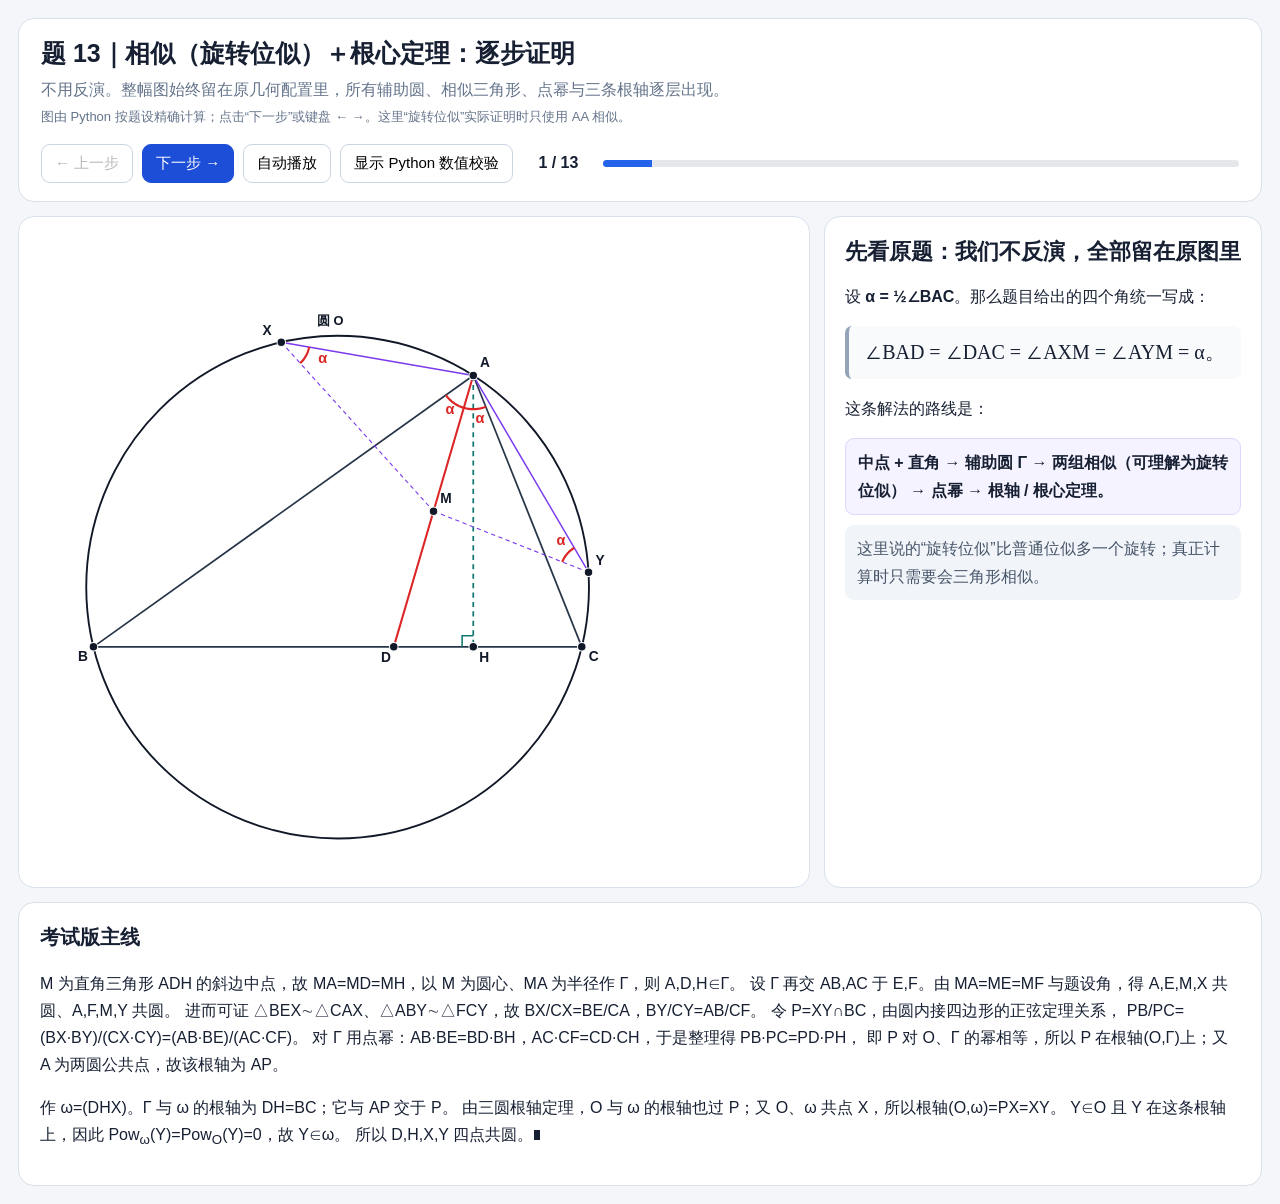
<file: problems/geo-001/demos/similarity-radical-center.html>
<!doctype html>
<html lang="zh-CN">
<head>
<meta charset="utf-8">
<meta name="viewport" content="width=device-width,initial-scale=1">
<title>题13｜旋转位似（相似）+ 根心定理逐步证明</title>
<style>
:root{--bg:#f4f6fa;--card:#fff;--ink:#172033;--muted:#64748b;--line:#d9e0ea;--blue:#2563eb;--red:#dc2626;--green:#15803d;--orange:#d97706;--purple:#7c3aed;--teal:#0f766e}
*{box-sizing:border-box}
body{margin:0;background:var(--bg);color:var(--ink);font-family:-apple-system,BlinkMacSystemFont,"Segoe UI","PingFang SC","Microsoft YaHei",sans-serif}
.wrap{max-width:1500px;margin:auto;padding:18px}
header,.diagramCard,.textCard,.summaryCard,.verify{background:var(--card);border:1px solid var(--line);border-radius:16px}
header{padding:18px 22px;margin-bottom:14px}
h1{font-size:25px;margin:0 0 7px} .sub{color:var(--muted);line-height:1.65}
.toolbar{display:flex;align-items:center;gap:9px;flex-wrap:wrap;margin-top:14px}
button{border:1px solid #cbd5e1;background:#fff;border-radius:9px;padding:9px 13px;font-size:15px;cursor:pointer}
button.primary{background:#1d4ed8;color:#fff;border-color:#1d4ed8} button:hover{background:#f1f5f9} button.primary:hover{background:#1e40af}
#counter{font-weight:800;min-width:72px;text-align:center}
.progress{height:7px;background:#e5e7eb;border-radius:999px;overflow:hidden;flex:1;min-width:160px} #bar{height:100%;background:#2563eb;transition:.2s}
.main{display:grid;grid-template-columns:minmax(0,1.5fr) minmax(360px,.83fr);gap:14px}
.diagramCard{padding:9px;position:sticky;top:8px;align-self:start}
.textCard{padding:20px;min-height:650px}
#title{margin:0 0 13px;font-size:22px} #body{font-size:16px;line-height:1.72}
.eq{font-family:"Times New Roman","Noto Serif SC",serif;text-align:center;font-size:20px;background:#f8fafc;border-left:4px solid #94a3b8;padding:9px 12px;margin:11px 0;border-radius:7px}
.eq.important{background:#eef4ff;border-left-color:#2563eb;font-weight:700} .finalEq{background:#ecfdf3!important;border-left-color:#15803d!important;font-size:23px!important}
.theorem,.fact,.route,.tip{padding:10px 12px;border-radius:9px;margin:10px 0}
.theorem{background:#fff7ed;border:1px solid #fed7aa} .fact{background:#f8fafc;border:1px solid #e2e8f0}
.route{background:#f5f3ff;border:1px solid #ddd6fe;font-weight:650} .tip{background:#f1f5f9;color:#475569}
details{border:1px solid #e2e8f0;border-radius:9px;padding:8px 10px;margin:11px 0} summary{cursor:pointer;font-weight:750}
.centerMath{text-align:center;font-family:"Times New Roman","Noto Serif SC",serif;font-size:18px}
.verify{display:none;padding:16px;margin-top:14px} .verify table{border-collapse:collapse;width:100%;font-family:ui-monospace,SFMono-Regular,Menlo,monospace;font-size:13px}
.verify td{padding:6px 8px;border-bottom:1px solid #edf0f4}
.summaryCard{padding:17px 21px;margin-top:14px;line-height:1.7} .summaryCard h2{font-size:20px;margin:0 0 8px}
.small{font-size:13px;color:#64748b}
svg{display:block;width:100%;height:auto;background:white;border-radius:12px}
.layer{opacity:1;transition:opacity .22s} .hidden{display:none}
/* SVG */
.circleO{fill:none;stroke:#111827;stroke-width:2.2} .circleName{font-size:15px;font-weight:800;fill:#111827}
.side{stroke:#283548;stroke-width:2;fill:none} .bisector{stroke:#dc2626;stroke-width:2.4} .altitude{stroke:#0f766e;stroke-width:2;stroke-dasharray:6 5}
.given{stroke:#7c3aed;stroke-width:1.7} .givenThin{stroke:#7c3aed;stroke-width:1.3;stroke-dasharray:5 4}
.pt{fill:#111827;stroke:white;stroke-width:1.2} .auxPt{fill:#d97706} .pPt{fill:#2563eb} .finalPt{fill:#16a34a;filter:url(#glow)}
.label{font-size:16px;font-weight:800;fill:#111827;paint-order:stroke;stroke:white;stroke-width:3px} .right{fill:none;stroke:#0f766e;stroke-width:1.8}
.alphaArc{fill:none;stroke:#dc2626;stroke-width:2.6} .alphaText{font-size:17px;font-weight:800;fill:#dc2626}
.circleGamma{fill:none;stroke:#d97706;stroke-width:2.5} .gammaName{font-size:20px;font-weight:800;fill:#d97706}
.radius{stroke:#d97706;stroke-width:1.3;stroke-dasharray:4 4} .note{font-size:14px;font-weight:700;fill:#92400e}
.circleCyclicX{fill:none;stroke:#7c3aed;stroke-width:2;stroke-dasharray:7 5;opacity:.85} .circleCyclicY{fill:none;stroke:#0284c7;stroke-width:2;stroke-dasharray:7 5;opacity:.85}
.quadX{fill:rgba(124,58,237,.04);stroke:#7c3aed;stroke-width:1.5} .quadY{fill:rgba(2,132,199,.04);stroke:#0284c7;stroke-width:1.5}
.matchArcX{fill:none;stroke:#7c3aed;stroke-width:2.7} .matchTextX{font-size:15px;font-weight:800;fill:#7c3aed}
.matchArcY{fill:none;stroke:#0284c7;stroke-width:2.7} .matchTextY{font-size:15px;font-weight:800;fill:#0284c7}
.triX{fill:rgba(124,58,237,.06);stroke:#7c3aed;stroke-width:3} .triX2{fill:rgba(124,58,237,.03);stroke:#a78bfa;stroke-width:2.5}
.triY{fill:rgba(2,132,199,.06);stroke:#0284c7;stroke-width:3} .triY2{fill:rgba(2,132,199,.03);stroke:#38bdf8;stroke-width:2.5}
.simArc1,.simArc2,.simArc3,.simArc4{fill:none;stroke-width:3} .simArc1{stroke:#7c3aed} .simArc2{stroke:#ec4899} .simArc3{stroke:#0284c7} .simArc4{stroke:#16a34a}
.simText1,.simText2,.simText3,.simText4{font-size:15px;font-weight:900;paint-order:stroke;stroke:white;stroke-width:3px} .simText1{fill:#7c3aed} .simText2{fill:#ec4899} .simText3{fill:#0284c7} .simText4{fill:#16a34a}
.callout{font-size:16px;font-weight:800;fill:#334155;paint-order:stroke;stroke:white;stroke-width:4px}
.extendedBC{stroke:#475569;stroke-width:1.7;stroke-dasharray:5 4} .lineXY{stroke:#2563eb;stroke-width:2.5} .pNote{font-size:15px;font-weight:800;fill:#2563eb}
.ratioPB,.ratioPC{stroke:#2563eb;stroke-width:3} .ratioBX,.ratioCX{stroke:#7c3aed;stroke-width:2.4} .ratioBY,.ratioCY{stroke:#0284c7;stroke-width:2.4}
.secantB1,.secantB2{stroke:#7c3aed;stroke-width:3} .secantC1,.secantC2{stroke:#0284c7;stroke-width:3} .powerText{font-size:15px;font-weight:800;fill:#334155}
.radOGline{stroke:#7c3aed;stroke-width:4} .radOGText{font-size:15px;font-weight:900;fill:#7c3aed;paint-order:stroke;stroke:white;stroke-width:4px}
.circleOmega{fill:none;stroke:#16a34a;stroke-width:2.5;stroke-dasharray:8 5} .omegaName{font-size:16px;font-weight:900;fill:#15803d}
.radGOline{stroke:#d97706;stroke-width:4} .radGOText{font-size:14px;font-weight:800;fill:#b45309;paint-order:stroke;stroke:white;stroke-width:4px}
.radOOmegaLine{stroke:#2563eb;stroke-width:4} .radOOmegaText{font-size:15px;font-weight:900;fill:#2563eb;paint-order:stroke;stroke:white;stroke-width:4px}
.circleOmegaFinal{fill:none;stroke:#16a34a;stroke-width:4;filter:url(#glow)} .finalText{font-size:22px;font-weight:900;fill:#15803d} .finalText2{font-size:18px;font-weight:900;fill:#15803d}
@media(max-width:1050px){.main{grid-template-columns:1fr}.diagramCard{position:static}.textCard{min-height:auto}}
</style>
</head>
<body>
<div class="wrap">
<header>
  <h1>题 13｜相似（旋转位似）＋根心定理：逐步证明</h1>
  <div class="sub">
    不用反演。整幅图始终留在原几何配置里，所有辅助圆、相似三角形、点幂与三条根轴逐层出现。<br>
    <span class="small">图由 Python 按题设精确计算；点击“下一步”或键盘 ← →。这里“旋转位似”实际证明时只使用 AA 相似。</span>
  </div>
  <div class="toolbar">
    <button id="prev">← 上一步</button>
    <button id="next" class="primary">下一步 →</button>
    <button id="auto">自动播放</button>
    <button id="verifyBtn">显示 Python 数值校验</button>
    <span id="counter">1 / 13</span>
    <div class="progress"><div id="bar"></div></div>
  </div>
</header>

<div class="main">
  <section class="diagramCard">
    
<svg id="geo" viewBox="0 0 900 760" role="img" aria-label="相似、旋转位似与根心定理证明图">
<defs>
  <filter id="glow"><feGaussianBlur stdDeviation="2.5" result="b"/><feMerge><feMergeNode in="b"/><feMergeNode in="SourceGraphic"/></feMerge></filter>
</defs>

<g id="base" class="layer">
  <circle cx="361.02" cy="421.13" r="293.11" class="circleO" />
  <line x1="519.20" y1="174.36" x2="76.29" y2="490.73" class="side" /><line x1="519.20" y1="174.36" x2="645.75" y2="490.73" class="side" /><line x1="76.29" y1="490.73" x2="645.75" y2="490.73" class="side" />
  <line x1="519.20" y1="174.36" x2="426.51" y2="490.73" class="bisector" />
  <line x1="519.20" y1="174.36" x2="519.20" y2="490.73" class="altitude" />
  <line x1="295.33" y1="135.47" x2="472.85" y2="332.55" class="givenThin" /><line x1="653.61" y1="403.74" x2="472.85" y2="332.55" class="givenThin" />
  <line x1="519.20" y1="174.36" x2="295.33" y2="135.47" class="given" /><line x1="519.20" y1="174.36" x2="653.61" y2="403.74" class="given" />
  <circle cx="519.20" cy="174.36" r="5" class="pt"/><text x="527.20" y="164.36" class="label">A</text>
  <circle cx="76.29" cy="490.73" r="5" class="pt"/><text x="58.29" y="507.73" class="label">B</text>
  <circle cx="645.75" cy="490.73" r="5" class="pt"/><text x="653.75" y="507.73" class="label">C</text>
  <circle cx="426.51" cy="490.73" r="5" class="pt"/><text x="411.51" y="508.73" class="label">D</text>
  <circle cx="519.20" cy="490.73" r="5" class="pt"/><text x="526.20" y="508.73" class="label">H</text>
  <circle cx="472.85" cy="332.55" r="5" class="pt"/><text x="480.85" y="323.55" class="label">M</text>
  <circle cx="295.33" cy="135.47" r="5" class="pt"/><text x="273.33" y="127.47" class="label">X</text>
  <circle cx="653.61" cy="403.74" r="5" class="pt"/><text x="661.61" y="395.74" class="label">Y</text>
  <text x="337.02" y="116.02" class="circleName">圆 O</text>
  <path d="M 506.20,490.73 L 506.20,477.73 L 519.20,477.73" class="right"/>
</g>

<g id="alpha" class="layer hidden">
  <polyline points="487.28,197.17 487.79,197.87 488.32,198.56 488.87,199.24 489.42,199.90 490.00,200.56 490.59,201.20 491.19,201.83 491.80,202.44 492.43,203.04 493.08,203.63 493.73,204.20 494.40,204.76 495.08,205.30 495.77,205.83 496.48,206.34 497.19,206.84 497.92,207.32 498.65,207.78 499.40,208.23 500.16,208.66 500.92,209.07 501.70,209.47 502.48,209.85 503.27,210.21 504.07,210.56 504.88,210.88 505.69,211.19 506.51,211.48 507.34,211.76 508.17,212.01" class="alphaArc"/><text x="486.95" y="219.75" class="alphaText">α</text>
  <polyline points="508.17,212.01 509.01,212.25 509.85,212.46 510.70,212.66 511.55,212.84 512.40,213.00 513.26,213.14 514.13,213.26 514.99,213.37 515.86,213.45 516.72,213.51 517.59,213.56 518.46,213.59 519.33,213.59 520.20,213.58 521.07,213.55 521.94,213.50 522.81,213.43 523.67,213.34 524.54,213.23 525.40,213.10 526.26,212.95 527.11,212.79 527.96,212.60 528.81,212.40 529.65,212.18 530.48,211.93 531.31,211.68 532.14,211.40 532.96,211.10 533.77,210.79" class="alphaArc"/><text x="521.86" y="229.98" class="alphaText">α</text>
  <polyline points="327.74,141.10 327.61,141.82 327.46,142.54 327.30,143.25 327.12,143.96 326.92,144.66 326.71,145.36 326.48,146.05 326.24,146.74 325.98,147.42 325.71,148.10 325.42,148.77 325.12,149.43 324.80,150.09 324.47,150.74 324.12,151.38 323.76,152.02 323.39,152.65 323.00,153.26 322.60,153.87 322.19,154.47 321.76,155.07 321.32,155.65 320.86,156.22 320.40,156.78 319.92,157.33 319.43,157.87 318.92,158.40 318.41,158.92 317.88,159.42 317.35,159.92" class="alphaArc"/><text x="338.52" y="159.34" class="alphaText">α</text>
  <polyline points="636.98,375.36 636.35,375.73 635.74,376.12 635.13,376.53 634.53,376.94 633.94,377.37 633.36,377.81 632.79,378.27 632.23,378.74 631.68,379.22 631.14,379.71 630.61,380.22 630.10,380.73 629.59,381.26 629.10,381.80 628.62,382.35 628.15,382.91 627.69,383.48 627.25,384.06 626.82,384.65 626.40,385.25 626.00,385.85 625.61,386.47 625.23,387.10 624.87,387.73 624.52,388.37 624.19,389.02 623.87,389.68 623.56,390.34 623.27,391.01 623.00,391.69" class="alphaArc"/><text x="616.12" y="371.65" class="alphaText">α</text>
</g>

<g id="gamma" class="layer hidden">
  <circle cx="472.85" cy="332.55" r="164.83" class="circleGamma" />
  <circle cx="308.19" cy="325.08" r="5" class="pt auxPt"/><text x="288.19" y="315.08" class="label">E</text>
  <circle cx="615.51" cy="415.13" r="5" class="pt auxPt"/><text x="623.51" y="405.13" class="label">F</text>
  <line x1="472.85" y1="332.55" x2="308.19" y2="325.08" class="radius" /><line x1="472.85" y1="332.55" x2="615.51" y2="415.13" class="radius" />
  <text x="583.29" y="233.65" class="gammaName">Γ</text>
  <text x="378.85" y="369.55" class="note">MA = MD = MH</text>
</g>

<g id="cyclicX" class="layer hidden">
  <circle cx="395.27" cy="223.93" r="133.47" class="circleCyclicX" />
  <polyline points="519.20,174.36 308.19,325.08 472.85,332.55 295.33,135.47 519.20,174.36" class="quadX"/>
  <polyline points="327.76,311.11 328.06,311.55 328.36,311.99 328.64,312.44 328.92,312.90 329.18,313.36 329.44,313.83 329.68,314.30 329.92,314.78 330.14,315.27 330.35,315.76 330.55,316.25 330.74,316.75 330.92,317.25 331.09,317.76 331.25,318.27 331.39,318.78 331.53,319.30 331.65,319.82 331.76,320.34 331.86,320.86 331.95,321.39 332.02,321.92 332.09,322.45 332.14,322.98 332.18,323.51 332.21,324.04 332.23,324.57 332.23,325.11 332.23,325.64 332.21,326.17" class="matchArcX"/><text x="347.02" y="313.60" class="matchTextX">α</text>
  <polyline points="319.01,139.59 318.92,140.11 318.81,140.63 318.69,141.15 318.56,141.67 318.41,142.19 318.26,142.70 318.09,143.20 317.92,143.71 317.73,144.20 317.53,144.70 317.32,145.19 317.10,145.68 316.87,146.16 316.62,146.63 316.37,147.10 316.11,147.56 315.83,148.02 315.55,148.47 315.26,148.92 314.95,149.36 314.64,149.79 314.32,150.22 313.99,150.63 313.65,151.04 313.30,151.45 312.94,151.84 312.57,152.23 312.19,152.61 311.81,152.98 311.42,153.34" class="matchArcX"/><text x="330.77" y="155.06" class="matchTextX">α</text>
  <text x="295.27" y="81.46" class="matchTextX">A,E,M,X 共圆</text>
</g>

<g id="cyclicY" class="layer hidden">
  <circle cx="596.78" cy="282.97" r="133.47" class="circleCyclicY" />
  <polyline points="519.20,174.36 615.51,415.13 472.85,332.55 653.61,403.74 519.20,174.36" class="quadY"/>
  <polyline points="606.81,393.39 606.33,393.59 605.86,393.80 605.38,394.02 604.92,394.25 604.46,394.49 604.00,394.74 603.55,395.00 603.11,395.27 602.67,395.55 602.24,395.84 601.82,396.14 601.40,396.44 600.99,396.76 600.58,397.09 600.19,397.42 599.80,397.77 599.42,398.12 599.04,398.48 598.68,398.85 598.32,399.23 597.97,399.61 597.63,400.01 597.30,400.41 596.98,400.81 596.67,401.23 596.36,401.65 596.07,402.08 595.78,402.51 595.51,402.95 595.24,403.40" class="matchArcY"/><text x="589.42" y="384.98" class="matchTextY">α</text>
  <polyline points="641.78,383.54 641.33,383.81 640.89,384.09 640.46,384.38 640.03,384.67 639.61,384.98 639.20,385.29 638.80,385.62 638.40,385.95 638.01,386.29 637.62,386.64 637.25,387.00 636.88,387.37 636.52,387.75 636.17,388.13 635.83,388.52 635.49,388.92 635.17,389.32 634.85,389.74 634.55,390.15 634.25,390.58 633.96,391.01 633.69,391.45 633.42,391.90 633.16,392.35 632.91,392.81 632.68,393.27 632.45,393.73 632.23,394.21 632.03,394.68 631.83,395.16" class="matchArcY"/><text x="623.33" y="377.82" class="matchTextY">α</text>
  <text x="571.78" y="140.50" class="matchTextY">A,F,M,Y 共圆</text>
</g>

<g id="simX" class="layer hidden">
  <polyline points="76.29,490.73 308.19,325.08 295.33,135.47 76.29,490.73" class="triX"/>
  <polyline points="645.75,490.73 519.20,174.36 295.33,135.47 645.75,490.73" class="triX2"/>
  <polyline points="99.97,473.81 99.75,473.50 99.52,473.19 99.28,472.88 99.04,472.58 98.80,472.28 98.55,471.98 98.30,471.69 98.05,471.40 97.79,471.11 97.53,470.83 97.26,470.55 96.99,470.27 96.72,470.00 96.44,469.73 96.16,469.46 95.88,469.20 95.59,468.94 95.30,468.69 95.01,468.44 94.71,468.19 94.41,467.95 94.10,467.71 93.80,467.48 93.49,467.25 93.17,467.02 92.86,466.80 92.54,466.58 92.22,466.37 91.89,466.16 91.57,465.95" class="simArc1"/><text x="107.39" y="457.44" class="simText1">①</text>
  <polyline points="634.94,463.70 634.58,463.85 634.22,464.00 633.87,464.16 633.52,464.32 633.17,464.48 632.82,464.65 632.48,464.82 632.13,465.00 631.79,465.18 631.46,465.37 631.12,465.56 630.79,465.76 630.46,465.96 630.13,466.16 629.81,466.37 629.48,466.59 629.17,466.81 628.85,467.03 628.54,467.25 628.23,467.48 627.92,467.72 627.62,467.96 627.32,468.20 627.02,468.45 626.72,468.70 626.43,468.95 626.15,469.21 625.86,469.47 625.58,469.74 625.31,470.01" class="simArc1"/><text x="620.80" y="452.61" class="simText1">①</text>
  <polyline points="288.63,339.06 287.69,337.64 286.85,336.16 286.12,334.62 285.50,333.04 284.99,331.41 284.61,329.76 284.33,328.08 284.18,326.38 284.15,324.68 284.24,322.98 284.45,321.29 284.77,319.63 285.22,317.98 285.78,316.38 286.45,314.81 287.23,313.30 288.12,311.85 289.10,310.46 290.19,309.15 291.36,307.92 292.61,306.77 293.95,305.71 295.35,304.75 296.82,303.90 298.35,303.15 299.93,302.51 301.54,301.98 303.19,301.57 304.87,301.27 306.56,301.10" class="simArc2"/><text x="271.58" y="307.79" class="simText2">②</text>
  <polyline points="528.13,196.69 526.53,197.26 524.89,197.72 523.22,198.07 521.54,198.29 519.84,198.40 518.14,198.38 516.44,198.25 514.76,197.99 513.10,197.62 511.47,197.13 509.88,196.53 508.34,195.81 506.85,194.99 505.42,194.07 504.06,193.04 502.78,191.92 501.58,190.72 500.46,189.43 499.45,188.07 498.53,186.64 497.71,185.15 497.00,183.60 496.40,182.01 495.92,180.37 495.55,178.71 495.30,177.03 495.18,175.33 495.17,173.63 495.28,171.93 495.51,170.25" class="simArc2"/><text x="493.70" y="205.82" class="simText2">②</text>
  <text x="70" y="92" class="callout">△BEX ∼ △CAX</text>
</g>

<g id="simY" class="layer hidden">
  <polyline points="519.20,174.36 76.29,490.73 653.61,403.74 519.20,174.36" class="triY"/>
  <polyline points="615.51,415.13 645.75,490.73 653.61,403.74 615.51,415.13" class="triY2"/>
  <polyline points="497.58,189.81 498.36,190.86 499.20,191.87 500.09,192.83 501.02,193.75 502.00,194.62 503.02,195.45 504.08,196.22 505.18,196.94 506.31,197.60 507.47,198.21 508.66,198.76 509.88,199.25 511.12,199.68 512.38,200.05 513.65,200.35 514.94,200.59 516.24,200.77 517.55,200.89 518.86,200.94 520.17,200.92 521.48,200.84 522.78,200.70 524.08,200.49 525.36,200.21 526.63,199.88 527.88,199.48 529.11,199.02 530.31,198.50 531.49,197.93 532.64,197.29" class="simArc3"/><text x="510.22" y="216.44" class="simText3">③</text>
  <polyline points="625.38,439.80 626.58,439.28 627.76,438.71 628.91,438.08 630.02,437.39 631.10,436.64 632.15,435.85 633.15,435.00 634.11,434.11 635.02,433.17 635.89,432.18 636.70,431.16 637.47,430.09 638.18,428.99 638.84,427.85 639.43,426.69 639.98,425.49 640.46,424.27 640.88,423.03 641.24,421.77 641.53,420.49 641.77,419.20 641.94,417.90 642.04,416.59 642.08,415.28 642.05,413.97 641.97,412.66 641.81,411.36 641.59,410.07 641.31,408.79 640.97,407.52" class="simArc3"/><text x="654.25" y="433.84" class="simText3">③</text>
  <polyline points="103.58,471.24 103.88,471.67 104.18,472.10 104.47,472.54 104.75,472.99 105.02,473.43 105.29,473.89 105.55,474.34 105.80,474.81 106.05,475.27 106.29,475.74 106.52,476.21 106.75,476.69 106.96,477.17 107.17,477.65 107.37,478.14 107.57,478.63 107.75,479.12 107.93,479.61 108.10,480.11 108.26,480.61 108.42,481.11 108.56,481.62 108.70,482.13 108.83,482.64 108.96,483.15 109.07,483.66 109.18,484.18 109.28,484.69 109.37,485.21 109.45,485.73" class="simArc4"/><text x="122.62" y="471.96" class="simText4">④</text>
  <polyline points="635.64,465.47 636.04,465.31 636.44,465.16 636.84,465.02 637.25,464.88 637.65,464.75 638.06,464.63 638.47,464.51 638.88,464.40 639.30,464.30 639.71,464.20 640.13,464.11 640.55,464.02 640.97,463.94 641.39,463.87 641.81,463.81 642.23,463.75 642.66,463.70 643.08,463.65 643.51,463.61 643.93,463.58 644.36,463.56 644.78,463.54 645.21,463.53 645.64,463.52 646.07,463.52 646.49,463.53 646.92,463.55 647.34,463.57 647.77,463.60 648.20,463.63" class="simArc4"/><text x="639.43" y="447.53" class="simText4">④</text>
  <text x="603" y="115" class="callout">△ABY ∼ △FCY</text>
</g>

<g id="pointP" class="layer hidden">
  <line x1="41.49" y1="490.73" x2="792.54" y2="490.73" class="extendedBC" />
  <line x1="295.33" y1="135.47" x2="769.78" y2="490.73" class="lineXY" />
  <circle cx="769.78" cy="490.73" r="5" class="pt pPt"/><text x="777.78" y="480.73" class="label">P</text>
  <text x="609.78" y="534.73" class="pNote">P = XY ∩ BC</text>
</g>

<g id="ratioP" class="layer hidden">
  <line x1="769.78" y1="490.73" x2="76.29" y2="490.73" class="ratioPB" /><line x1="769.78" y1="490.73" x2="645.75" y2="490.73" class="ratioPC" />
  <line x1="76.29" y1="490.73" x2="295.33" y2="135.47" class="ratioBX" /><line x1="645.75" y1="490.73" x2="295.33" y2="135.47" class="ratioCX" />
  <line x1="76.29" y1="490.73" x2="653.61" y2="403.74" class="ratioBY" /><line x1="645.75" y1="490.73" x2="653.61" y2="403.74" class="ratioCY" />
</g>

<g id="powerGamma" class="layer hidden">
  <line x1="76.29" y1="490.73" x2="519.20" y2="174.36" class="secantB1" /><line x1="76.29" y1="490.73" x2="519.20" y2="490.73" class="secantB2" />
  <line x1="645.75" y1="490.73" x2="519.20" y2="174.36" class="secantC1" /><line x1="645.75" y1="490.73" x2="426.51" y2="490.73" class="secantC2" />
  <text x="82" y="620" class="powerText">B 对 Γ：BA·BE = BD·BH</text>
  <text x="570" y="620" class="powerText">C 对 Γ：CA·CF = CD·CH</text>
</g>

<g id="radOG" class="layer hidden">
  <line x1="519.20" y1="174.36" x2="769.78" y2="490.73" class="radOGline" />
  <text x="654.49" y="318.55" class="radOGText">根轴(O,Γ) = AP</text>
</g>

<g id="omega" class="layer hidden">
  <circle cx="472.85" cy="271.77" r="223.81" class="circleOmega" />
  <text x="611.62" y="141.96" class="omegaName">ω=(D H X)</text>
  <line x1="426.51" y1="490.73" x2="519.20" y2="490.73" class="radGOline" />
  <text x="424.85" y="535.73" class="radGOText">根轴(Γ,ω)=DH=BC</text>
</g>

<g id="radOOmega" class="layer hidden">
  <line x1="769.78" y1="490.73" x2="295.33" y2="135.47" class="radOOmegaLine" />
  <text x="522.55" y="293.10" class="radOOmegaText">根轴(O,ω)=PX=XY</text>
</g>

<g id="final" class="layer hidden">
  <circle cx="472.85" cy="271.77" r="223.81" class="circleOmegaFinal" />
  <circle cx="653.61" cy="403.74" r="5" class="pt finalPt"/><text x="661.61" y="395.74" class="label">Y</text>
  <text x="593" y="82" class="finalText">Y ∈ ω</text>
  <text x="573" y="112" class="finalText2">∴ D,H,X,Y 共圆</text>
</g>

</svg>

  </section>
  <aside class="textCard">
    <h2 id="title"></h2>
    <div id="body"></div>
  </aside>
</div>

<section class="verify" id="verify">
  <h3>Python 数值校验（只是检查示意图满足题设，不代替证明）</h3>
  <table><tr><td>∠BAD (°)</td><td>38.1318658472</td></tr><tr><td>∠CAD (°)</td><td>38.1318658472</td></tr><tr><td>∠AXM (°)</td><td>38.1318658472</td></tr><tr><td>∠AYM (°)</td><td>38.1318658472</td></tr><tr><td>MA</td><td>2.60510025828</td></tr><tr><td>MD</td><td>2.60510025828</td></tr><tr><td>MH</td><td>2.60510025828</td></tr><tr><td>BX/CX</td><td>0.836376379401</td></tr><tr><td>BE/CA</td><td>0.836376379401</td></tr><tr><td>BY/CY</td><td>6.68471884931</td></tr><tr><td>AB/CF</td><td>6.68471884931</td></tr><tr><td>PB·PC</td><td>21.4865412189</td></tr><tr><td>PD·PH</td><td>21.4865412189</td></tr><tr><td>Y 到目标圆 ω 的半径误差</td><td>8.881784197e-16</td></tr></table>
  <p class="small">
    例如 MA、MD、MH 数值相同；两组相似给出的边比一致；PB·PC 与 PD·PH 一致；
    最后 Y 到圆 ω 的半径误差接近 0。
  </p>
</section>

<section class="summaryCard">
<h2>考试版主线</h2>
<p>
M 为直角三角形 ADH 的斜边中点，故 MA=MD=MH，以 M 为圆心、MA 为半径作 Γ，则 A,D,H∈Γ。
设 Γ 再交 AB,AC 于 E,F。由 MA=ME=MF 与题设角，得 A,E,M,X 共圆、A,F,M,Y 共圆。
进而可证 △BEX∼△CAX、△ABY∼△FCY，故 BX/CX=BE/CA，BY/CY=AB/CF。
令 P=XY∩BC，由圆内接四边形的正弦定理关系，
PB/PC=(BX·BY)/(CX·CY)=(AB·BE)/(AC·CF)。
对 Γ 用点幂：AB·BE=BD·BH，AC·CF=CD·CH，于是整理得 PB·PC=PD·PH，
即 P 对 O、Γ 的幂相等，所以 P 在根轴(O,Γ)上；又 A 为两圆公共点，故该根轴为 AP。
</p>
<p>
作 ω=(DHX)。Γ 与 ω 的根轴为 DH=BC；它与 AP 交于 P。
由三圆根轴定理，O 与 ω 的根轴也过 P；又 O、ω 共点 X，所以根轴(O,ω)=PX=XY。
Y∈O 且 Y 在这条根轴上，因此 Pow<sub>ω</sub>(Y)=Pow<sub>O</sub>(Y)=0，故 Y∈ω。
所以 D,H,X,Y 四点共圆。∎
</p>
</section>
</div>

<script>
const steps=[{"title": "先看原题：我们不反演，全部留在原图里", "show": ["base", "alpha"], "html": "\n<p>设 <b>α = ½∠BAC</b>。那么题目给出的四个角统一写成：</p>\n<div class=\"eq\">∠BAD = ∠DAC = ∠AXM = ∠AYM = α。</div>\n<p>这条解法的路线是：</p>\n<div class=\"route\">中点 + 直角 → 辅助圆 Γ → 两组相似（可理解为旋转位似） → 点幂 → 根轴 / 根心定理。</div>\n<p class=\"tip\">这里说的“旋转位似”比普通位似多一个旋转；真正计算时只需要会三角形相似。</p>\n"}, {"title": "第 1 步：用“直角三角形斜边中点”造出辅助圆 Γ", "show": ["base", "alpha", "gamma"], "html": "\n<p>因为 D、H 都在 BC 上，而且 AH ⟂ BC，所以 △ADH 在 H 处是直角。</p>\n<p>M 又是斜边 AD 的中点。高中定理：</p>\n<div class=\"theorem\">直角三角形斜边中点到三个顶点距离相等。</div>\n<p>因此：</p>\n<div class=\"eq important\">MA = MD = MH。</div>\n<p>以 M 为圆心、MA 为半径作圆 Γ，那么</p>\n<div class=\"eq important\">A、D、H 都在 Γ 上。</div>\n<p>再令 Γ 与 AB、AC 的另一个交点分别为 E、F。</p>\n"}, {"title": "第 2 步：由 MA=ME，把 X 拉进一个新圆", "show": ["base", "alpha", "gamma", "cyclicX"], "html": "\n<p>E 在 Γ 上，所以 <b>ME=MA</b>，△AME 是等腰三角形。</p>\n<p>因为 E 在 AB 上：</p>\n<div class=\"eq\">∠EAM = ∠BAM = α。</div>\n<p>等腰三角形底角相等，所以</p>\n<div class=\"eq\">∠AEM = α。</div>\n<p>而题设给出 ∠AXM=α，因此</p>\n<div class=\"eq\">∠AEM = ∠AXM。</div>\n<div class=\"theorem\">两个角都对着同一条线段 AM，角相等 ⇒ A、E、M、X 四点共圆。</div>\n<div class=\"eq important\">A、E、M、X 共圆。</div>\n"}, {"title": "第 3 步：Y 这一边完全相同", "show": ["base", "alpha", "gamma", "cyclicY"], "html": "\n<p>F 在 Γ 上，所以 MF=MA，△AMF 是等腰三角形。</p>\n<p>F 在 AC 上，故 ∠FAM=α，于是：</p>\n<div class=\"eq\">∠AFM = α = ∠AYM。</div>\n<p>同样由“同弦所对角相等的逆”：</p>\n<div class=\"eq important\">A、F、M、Y 共圆。</div>\n"}, {"title": "第 4 步：第一组相似——△BEX ∼ △CAX", "show": ["base", "gamma", "cyclicX", "simX"], "html": "\n<p>图中相同编号的角相等。</p>\n<p><b>② 这一对：</b>因为 A、B、C、X 在圆 O 上，且 A、E、B 共线：</p>\n<div class=\"eq\">∠EBX = ∠ABX = ∠ACX。</div>\n<p><b>① 这一对：</b>由 A、E、M、X 共圆，可把 ∠AEX 换成 ∠AMX；再利用 △AXM 的内角和与 ∠AXM=∠MAC=α，可得：</p>\n<div class=\"eq\">∠BEX = ∠CAX。</div>\n<p>所以 AA 相似：</p>\n<div class=\"eq important\">△BEX ∼ △CAX。</div>\n<p>取对应边：</p>\n<div class=\"eq important\">BX / CX = BE / CA。　①</div>\n<details><summary>把“∠BEX = ∠CAX”展开看</summary>\n<p>因为 B、E、A 共线，∠BEX = 180°−∠AEX。又 A,E,M,X 共圆，所以 ∠AEX=∠AMX。于是</p>\n<p class=\"centerMath\">∠BEX = 180°−∠AMX = ∠XAM+∠AXM = ∠XAM+α = ∠XAC = ∠CAX。</p>\n</details>\n"}, {"title": "第 5 步：第二组相似——△ABY ∼ △FCY", "show": ["base", "gamma", "cyclicY", "simY"], "html": "\n<p>方法完全对称。</p>\n<p>因为 A、B、C、Y 共圆：</p>\n<div class=\"eq\">∠ABY = ∠ACY = ∠FCY。</div>\n<p>再利用 A、F、M、Y 共圆和 ∠AYM=α，可得：</p>\n<div class=\"eq\">∠BAY = ∠CFY。</div>\n<p>因此：</p>\n<div class=\"eq important\">△ABY ∼ △FCY。</div>\n<p>取对应边：</p>\n<div class=\"eq important\">BY / CY = AB / CF。　②</div>\n<p class=\"tip\">这两组相似都可以看成“以 X 或 Y 为中心的旋转位似”。</p>\n"}, {"title": "第 6 步：令 P=XY∩BC，先得到一个圆内接四边形比例式", "show": ["base", "gamma", "pointP", "ratioP"], "html": "\n<p>延长 XY 与 BC，相交于 P。</p>\n<p>对圆内接四边形 BXYC，有一个很实用的比例：</p>\n<div class=\"eq important\">PB / PC = (BX·BY) / (CX·CY)。　③</div>\n<details open><summary>③ 怎么来的？只用两次正弦定理</summary>\n<p>在 △PBX、△PCX 中用正弦定理，因为 B,P,C 共线，所以 P 点的两个角正弦相同：</p>\n<p class=\"centerMath\">PB/PC = (BX/CX)·(sin∠PXB / sin∠PXC)。</p>\n<p>又因 P,X,Y 共线，且 B,C,X,Y 共圆：</p>\n<p class=\"centerMath\">∠PXB ↔ ∠YCB，　∠PXC ↔ ∠YBC。</p>\n<p>再在 △YBC 中用正弦定理：</p>\n<p class=\"centerMath\">sin∠YCB / sin∠YBC = BY/CY。</p>\n<p>合起来就是 ③。</p>\n</details>\n"}, {"title": "第 7 步：把两个相似比例代入 ③", "show": ["base", "gamma", "pointP", "simX", "simY"], "html": "\n<p>由 ①：</p>\n<div class=\"eq\">BX/CX = BE/CA。</div>\n<p>由 ②：</p>\n<div class=\"eq\">BY/CY = AB/CF。</div>\n<p>代入 ③：</p>\n<div class=\"eq important\">PB/PC = (AB·BE)/(AC·CF)。　④</div>\n<p>右边已经出现了“同一点引割线的两个距离乘积”，下一步正好使用点幂。</p>\n"}, {"title": "第 8 步：对辅助圆 Γ 使用点幂", "show": ["base", "gamma", "pointP", "powerGamma"], "html": "\n<p>从 B 看圆 Γ：</p>\n<p>直线 BA 与 Γ 交于 E、A；直线 BC 与 Γ 交于 D、H。</p>\n<div class=\"theorem\">点幂定理：同一点引两条割线，两个“交点距离乘积”相等。</div>\n<div class=\"eq important\">BA·BE = BD·BH。　⑤</div>\n<p>从 C 看圆 Γ，同理：</p>\n<div class=\"eq important\">CA·CF = CD·CH。　⑥</div>\n<p>把 ⑤⑥ 代入 ④：</p>\n<div class=\"eq important\">PB/PC = (BD·BH)/(CD·CH)。　⑦</div>\n"}, {"title": "第 9 步：⑦ 等价于 PB·PC = PD·PH", "show": ["base", "gamma", "pointP", "powerGamma"], "html": "\n<p>因为 B、D、H、C、P 全在同一直线 BC 上，⑦ 可以整理成：</p>\n<div class=\"eq important\">PB·PC = PD·PH。　⑧</div>\n<details><summary>这一步如果不放心，可以把 BC 当成数轴</summary>\n<p>令 B=0，C=1，D=d，H=h，P=p。⑦ 写成：</p>\n<p class=\"centerMath\">p/(p−1) = dh/[(1−d)(1−h)]。</p>\n<p>交叉相乘并整理，正好得到：</p>\n<p class=\"centerMath\">p(p−1)=(p−d)(p−h)，</p>\n<p>也就是 PB·PC=PD·PH。图示中 P 在 C 外侧，所以普通长度即可；一般位置可用有向线段统一处理。</p>\n</details>\n"}, {"title": "第 10 步：⑧ 的意义——P 在圆 O 与 Γ 的根轴上", "show": ["base", "gamma", "pointP", "radOG"], "html": "\n<p>因为 B、C 在圆 O 上，所以：</p>\n<div class=\"eq\">Pow<sub>O</sub>(P) = PB·PC。</div>\n<p>因为 D、H 在圆 Γ 上，所以：</p>\n<div class=\"eq\">Pow<sub>Γ</sub>(P) = PD·PH。</div>\n<p>由 ⑧，两者相等：</p>\n<div class=\"eq important\">Pow<sub>O</sub>(P)=Pow<sub>Γ</sub>(P)。</div>\n<div class=\"theorem\"><b>根轴定义：</b>对两个圆幂相等的点的轨迹是一条直线，叫两圆的根轴。</div>\n<p>因此 P 在 O、Γ 的根轴上。又 A 同时在 O 和 Γ 上，所以 A 的两个幂也都是 0。</p>\n<div class=\"eq important\">根轴(O,Γ) = AP。</div>\n"}, {"title": "第 11 步：作目标圆 ω=(D H X)，准备使用根心定理", "show": ["base", "gamma", "pointP", "radOG", "omega"], "html": "\n<p>现在过 D、H、X 作圆 ω。我们只差证明 Y 也在 ω 上。</p>\n<p>Γ 与 ω 都经过 D、H，因此：</p>\n<div class=\"eq important\">根轴(Γ,ω) = DH = BC。</div>\n<p>另一方面：</p>\n<div class=\"eq\">根轴(O,Γ)=AP。</div>\n<p>这两条根轴相交于 P。</p>\n"}, {"title": "第 12 步：根心定理一锤定音", "show": ["base", "gamma", "pointP", "radOG", "omega", "radOOmega", "final"], "html": "\n<div class=\"theorem\"><b>三圆根轴定理（根心定理）：</b>三个圆两两的三条根轴共点。</div>\n<p>对三个圆 O、Γ、ω：</p>\n<div class=\"fact\">根轴(O,Γ)=AP；根轴(Γ,ω)=BC；它们交于 P。</div>\n<p>所以第三条根轴也经过 P：</p>\n<div class=\"eq\">P ∈ 根轴(O,ω)。</div>\n<p>但 O 与 ω 已经有公共点 X，所以它们的根轴一定也经过 X。因此：</p>\n<div class=\"eq important\">根轴(O,ω)=PX。</div>\n<p>而 P、X、Y 本来就共线，所以这条根轴就是 XY。Y 又在圆 O 上，故</p>\n<div class=\"eq\">Pow<sub>O</sub>(Y)=0。</div>\n<p>Y 在 O、ω 的根轴上，两圆幂相等，于是</p>\n<div class=\"eq\">Pow<sub>ω</sub>(Y)=0。</div>\n<p>所以 Y 在 ω 上。</p>\n<div class=\"eq important finalEq\">∴ D、H、X、Y 四点共圆。∎</div>\n"}];
let idx=0,timer=null;
const groups=[...document.querySelectorAll('.layer')];
function render(){
  const s=steps[idx];
  document.getElementById('title').textContent=s.title;
  document.getElementById('body').innerHTML=s.html;
  document.getElementById('counter').textContent=(idx+1)+' / '+steps.length;
  document.getElementById('bar').style.width=((idx+1)/steps.length*100)+'%';
  groups.forEach(g=>g.classList.add('hidden'));
  // 原图始终保留
  document.getElementById('base').classList.remove('hidden');
  s.show.forEach(id=>{const e=document.getElementById(id);if(e)e.classList.remove('hidden')});
  document.getElementById('prev').disabled=idx===0;
  document.getElementById('next').disabled=idx===steps.length-1;
}
document.getElementById('prev').onclick=()=>{if(idx>0){idx--;render()}};
document.getElementById('next').onclick=()=>{if(idx<steps.length-1){idx++;render()}};
document.addEventListener('keydown',e=>{
  if(e.key==='ArrowLeft'&&idx>0){idx--;render()}
  if(e.key==='ArrowRight'&&idx<steps.length-1){idx++;render()}
});
document.getElementById('auto').onclick=()=>{
  const b=document.getElementById('auto');
  if(timer){clearInterval(timer);timer=null;b.textContent='自动播放';return}
  b.textContent='停止播放';
  timer=setInterval(()=>{
    if(idx>=steps.length-1){clearInterval(timer);timer=null;b.textContent='自动播放';return}
    idx++;render();
  },3000);
};
document.getElementById('verifyBtn').onclick=()=>{
  const v=document.getElementById('verify');
  const hidden=getComputedStyle(v).display==='none';
  v.style.display=hidden?'block':'none';
  document.getElementById('verifyBtn').textContent=hidden?'隐藏 Python 数值校验':'显示 Python 数值校验';
};
render();
</script>
</body>
</html>
</file>
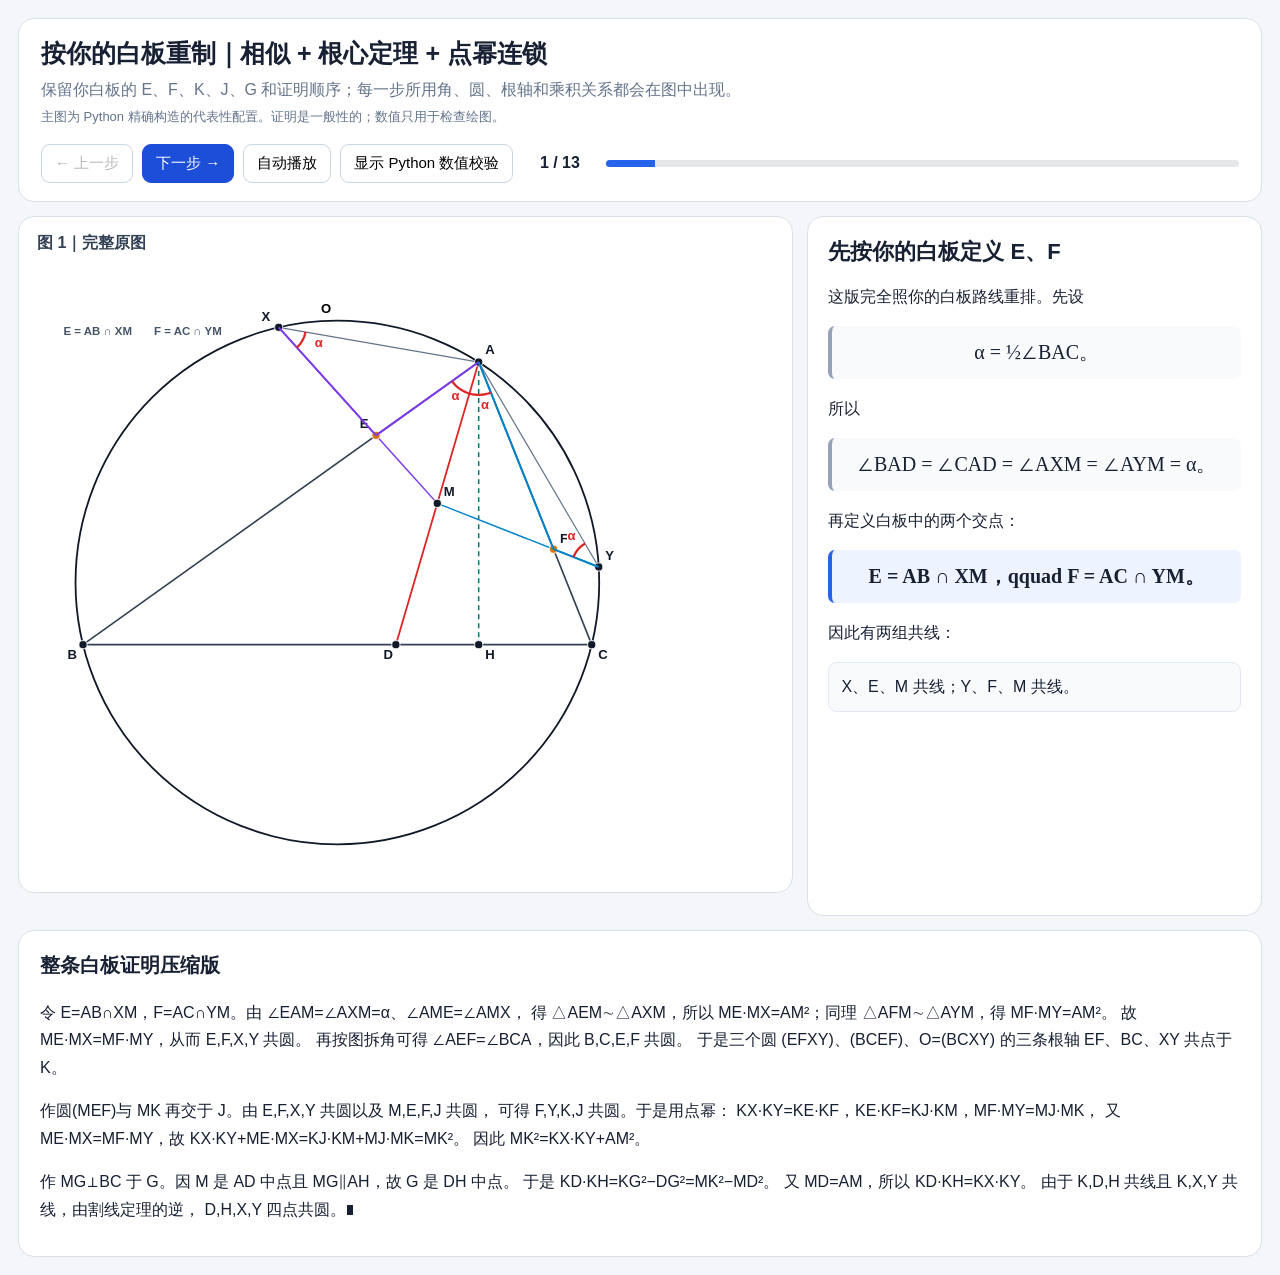
<file: problems/geo-001/demos/whiteboard-radical-center.html>
<!doctype html>
<html lang="zh-CN">
<head>
<meta charset="utf-8">
<meta name="viewport" content="width=device-width,initial-scale=1">
<title>白板证明重制｜相似 + 根心定理 + 点幂</title>
<style>
:root{--bg:#f4f6fa;--card:#fff;--ink:#182033;--muted:#64748b;--line:#d9e0e8;--blue:#2563eb;--purple:#7c3aed;--orange:#d97706;--green:#15803d;--red:#dc2626;--cyan:#0284c7}
*{box-sizing:border-box}
body{margin:0;background:var(--bg);color:var(--ink);font-family:-apple-system,BlinkMacSystemFont,"Segoe UI","PingFang SC","Microsoft YaHei",sans-serif}
.wrap{max-width:1520px;margin:auto;padding:18px}
header,.diagramCard,.textCard,.verify,.summary{background:var(--card);border:1px solid var(--line);border-radius:16px}
header{padding:18px 22px;margin-bottom:14px}
h1{font-size:25px;margin:0 0 7px} .sub{color:var(--muted);line-height:1.65}
.toolbar{display:flex;gap:9px;align-items:center;flex-wrap:wrap;margin-top:14px}
button{border:1px solid #cbd5e1;background:#fff;border-radius:9px;padding:9px 13px;font-size:15px;cursor:pointer}
button.primary{background:#1d4ed8;color:#fff;border-color:#1d4ed8}
#counter{font-weight:800;min-width:75px;text-align:center}
.progress{height:7px;background:#e5e7eb;border-radius:999px;overflow:hidden;flex:1;min-width:170px} #bar{height:100%;background:#2563eb;transition:.2s}
.main{display:grid;grid-template-columns:minmax(0,1.45fr) minmax(380px,.85fr);gap:14px}
.diagramCard{padding:10px;position:sticky;top:8px;align-self:start}
.panelTitle{font-weight:800;color:#334155;padding:6px 8px}
#miniWrap{border-top:1px solid #e2e8f0;margin-top:8px;padding-top:8px;display:none}
.textCard{padding:20px;min-height:700px}
#stepTitle{font-size:22px;margin:0 0 13px} #stepBody{font-size:16px;line-height:1.72}
.eq{font-family:"Times New Roman","Noto Serif SC",serif;text-align:center;font-size:20px;background:#f8fafc;border-left:4px solid #94a3b8;padding:9px 12px;margin:11px 0;border-radius:7px}
.eq.important{background:#eef4ff;border-left-color:#2563eb;font-weight:700} .finalEq{background:#ecfdf3!important;border-left-color:#15803d!important;font-size:23px!important}
.fact,.theorem,.tip{padding:10px 12px;border-radius:9px;margin:10px 0} .fact{background:#f8fafc;border:1px solid #e2e8f0}
.theorem{background:#fff7ed;border:1px solid #fed7aa} .tip{background:#f1f5f9;color:#475569}
.verify{display:none;padding:16px;margin-top:14px} .verify table{border-collapse:collapse;width:100%;font-family:ui-monospace,SFMono-Regular,Menlo,monospace;font-size:13px}
.verify td{padding:6px 8px;border-bottom:1px solid #edf0f4}
.summary{padding:17px 21px;margin-top:14px;line-height:1.72} .summary h2{font-size:20px;margin-top:0}
.small{font-size:13px;color:#64748b}
svg{display:block;width:100%;height:auto;background:white;border-radius:12px}
.layer,.miniLayer{opacity:1;transition:.2s} .hidden{display:none}
/* main SVG */
.circleO{fill:none;stroke:#111827;stroke-width:2.2} .circleName{font-size:16px;font-weight:800}
.side{stroke:#334155;stroke-width:2} .bisector{stroke:#dc2626;stroke-width:2.2} .altitude{stroke:#0f766e;stroke-width:1.9;stroke-dasharray:6 5}
.xm{stroke:#7c3aed;stroke-width:1.8} .ym{stroke:#0284c7;stroke-width:1.8} .chord{stroke:#64748b;stroke-width:1.5}
.pt{fill:#111827;stroke:white;stroke-width:1.1} .aux{fill:#d97706} .aux2{fill:#0284c7} .kpt{fill:#2563eb} .gpt{fill:#15803d} .jpt{fill:#dc2626}
.label{font-size:16px;font-weight:850;fill:#111827;paint-order:stroke;stroke:white;stroke-width:3px}
.helper{stroke:#7c3aed;stroke-width:2.4} .helper2{stroke:#0284c7;stroke-width:2.4} .note{font-size:14px;font-weight:750;fill:#475569}
.alphaArc,.simArcX,.simArcY{fill:none;stroke-width:2.8} .alphaArc{stroke:#dc2626} .simArcX{stroke:#7c3aed} .simArcY{stroke:#0284c7}
.alphaText,.simTextX,.simTextY{font-size:16px;font-weight:900;paint-order:stroke;stroke:white;stroke-width:3px} .alphaText{fill:#dc2626} .simTextX{fill:#7c3aed} .simTextY{fill:#0284c7}
.triX1{fill:rgba(124,58,237,.05);stroke:#7c3aed;stroke-width:3} .triX2{fill:rgba(124,58,237,.02);stroke:#a78bfa;stroke-width:2}
.triY1{fill:rgba(2,132,199,.05);stroke:#0284c7;stroke-width:3} .triY2{fill:rgba(2,132,199,.02);stroke:#7dd3fc;stroke-width:2}
.callout{font-size:16px;font-weight:850;paint-order:stroke;stroke:white;stroke-width:4px} .purple{fill:#7c3aed} .blue{fill:#0284c7}
.circleEFXY{fill:none;stroke:#7c3aed;stroke-width:2.5;stroke-dasharray:8 5} .circleEFXYName{font-size:15px;font-weight:850;fill:#7c3aed}
.powerOne{stroke:#7c3aed;stroke-width:3}
.a1,.a2,.a3,.a4,.finalAngleArc{fill:none;stroke-width:2.8} .a1{stroke:#7c3aed} .a2{stroke:#d97706} .a3{stroke:#0284c7} .a4{stroke:#dc2626} .finalAngleArc{stroke:#15803d;stroke-width:3.5}
.t1,.t2,.t3,.t4,.finalAngleText{font-size:15px;font-weight:900;paint-order:stroke;stroke:white;stroke-width:3px} .t1{fill:#7c3aed} .t2{fill:#d97706} .t3{fill:#0284c7} .t4{fill:#dc2626} .finalAngleText{fill:#15803d;font-size:18px}
.circleBCEF{fill:none;stroke:#d97706;stroke-width:2.4;stroke-dasharray:7 5} .circleBCEFName{font-size:15px;font-weight:850;fill:#b45309}
.rootC1{fill:none;stroke:#7c3aed;stroke-width:2.2} .rootC2{fill:none;stroke:#d97706;stroke-width:2.2} .rootC3{fill:none;stroke:#334155;stroke-width:2.2}
.radEF{stroke:#7c3aed;stroke-width:4} .radBC{stroke:#d97706;stroke-width:4} .radXY{stroke:#2563eb;stroke-width:4} .kNote{font-size:15px;font-weight:900;fill:#2563eb;paint-order:stroke;stroke:white;stroke-width:4px}
.mg{stroke:#15803d;stroke-width:3} .right{fill:none;stroke:#15803d;stroke-width:2} .gNote{font-size:14px;font-weight:850;fill:#15803d}
.rt1{fill:rgba(37,99,235,.05);stroke:#2563eb;stroke-width:3} .rt2{fill:rgba(217,119,6,.05);stroke:#d97706;stroke-width:3}
.target{fill:none;stroke:#16a34a;stroke-width:4;filter:url(#glow)} .finalLabel{font-size:22px;font-weight:900;fill:#15803d}
/* mini */
.miniTriangle{fill:none;stroke:#334155;stroke-width:2.4} .miniLine{stroke:#7c3aed;stroke-width:2.2} .miniLine2{stroke:#0284c7;stroke-width:2.2}
.miniCircleJ{fill:none;stroke:#dc2626;stroke-width:2.4;stroke-dasharray:7 5} .mk{stroke:#64748b;stroke-width:2;stroke-dasharray:6 5}
.miniNote{font-size:14px;font-weight:800;fill:#dc2626} .miniNote2{font-size:14px;font-weight:800;fill:#15803d}
.betaArc{fill:none;stroke:#dc2626;stroke-width:3} .betaText{font-size:16px;font-weight:900;fill:#dc2626;paint-order:stroke;stroke:white;stroke-width:3px}
.miniCircleFYKJ{fill:none;stroke:#15803d;stroke-width:2.4;stroke-dasharray:7 5}
.p1{stroke:#2563eb;stroke-width:4} .p2{stroke:#7c3aed;stroke-width:4} .p3{stroke:#dc2626;stroke-width:4} .p4{stroke:#15803d;stroke-width:4}
@media(max-width:1080px){.main{grid-template-columns:1fr}.diagramCard{position:static}.textCard{min-height:auto}}
</style>
</head>
<body>
<div class="wrap">
<header>
<h1>按你的白板重制｜相似 + 根心定理 + 点幂连锁</h1>
<div class="sub">
保留你白板的 E、F、K、J、G 和证明顺序；每一步所用角、圆、根轴和乘积关系都会在图中出现。
<br><span class="small">主图为 Python 精确构造的代表性配置。证明是一般性的；数值只用于检查绘图。</span>
</div>
<div class="toolbar">
<button id="prev">← 上一步</button>
<button id="next" class="primary">下一步 →</button>
<button id="auto">自动播放</button>
<button id="verifyBtn">显示 Python 数值校验</button>
<span id="counter">1 / 13</span>
<div class="progress"><div id="bar"></div></div>
</div>
</header>

<div class="main">
<section class="diagramCard">
  <div class="panelTitle">图 1｜完整原图</div>
  
<svg id="mainSvg" viewBox="0 0 920 760">
<defs>
  <filter id="glow"><feGaussianBlur stdDeviation="2.3" result="b"/><feMerge><feMergeNode in="b"/><feMergeNode in="SourceGraphic"/></feMerge></filter>
</defs>

<g id="base" class="layer">
  <circle cx="376.55" cy="393.80" r="319.73" class="circleO" />
  <line x1="549.10" y1="124.63" x2="65.96" y2="469.73" class="side" /><line x1="549.10" y1="124.63" x2="687.14" y2="469.73" class="side" /><line x1="65.96" y1="469.73" x2="687.14" y2="469.73" class="side" />
  <line x1="549.10" y1="124.63" x2="447.99" y2="469.73" class="bisector" /><line x1="549.10" y1="124.63" x2="549.10" y2="469.73" class="altitude" />
  <line x1="304.89" y1="82.20" x2="498.54" y2="297.18" class="xm" /><line x1="695.72" y1="374.84" x2="498.54" y2="297.18" class="ym" />
  <line x1="549.10" y1="124.63" x2="304.89" y2="82.20" class="chord" /><line x1="549.10" y1="124.63" x2="695.72" y2="374.84" class="chord" />
  <circle cx="549.10" cy="124.63" r="5" class="pt"/><text x="557.10" y="114.63" class="label">A</text>
  <circle cx="65.96" cy="469.73" r="5" class="pt"/><text x="46.96" y="486.73" class="label">B</text>
  <circle cx="687.14" cy="469.73" r="5" class="pt"/><text x="695.14" y="486.73" class="label">C</text>
  <circle cx="447.99" cy="469.73" r="5" class="pt"/><text x="432.99" y="487.73" class="label">D</text>
  <circle cx="549.10" cy="469.73" r="5" class="pt"/><text x="557.10" y="487.73" class="label">H</text>
  <circle cx="498.54" cy="297.18" r="5" class="pt"/><text x="506.54" y="288.18" class="label">M</text>
  <circle cx="304.89" cy="82.20" r="5" class="pt"/><text x="283.89" y="74.20" class="label">X</text>
  <circle cx="695.72" cy="374.84" r="5" class="pt"/><text x="703.72" y="366.84" class="label">Y</text>
  <text x="356.55" y="65.07" class="circleName">O</text>
</g>

<g id="defsEF" class="layer hidden">
  <circle cx="423.76" cy="214.16" r="5" class="pt aux"/><text x="403.76" y="205.16" class="label">E</text>
  <circle cx="640.48" cy="353.08" r="5" class="pt aux"/><text x="648.48" y="345.08" class="label">F</text>
  <line x1="549.10" y1="124.63" x2="423.76" y2="214.16" class="helper" /><line x1="304.89" y1="82.20" x2="423.76" y2="214.16" class="helper" />
  <line x1="549.10" y1="124.63" x2="640.48" y2="353.08" class="helper2" /><line x1="695.72" y1="374.84" x2="640.48" y2="353.08" class="helper2" />
  <text x="42" y="92" class="note">E = AB ∩ XM　　F = AC ∩ YM</text>
</g>

<g id="alphaMarks" class="layer hidden">
  <polyline points="516.52,147.90 517.09,148.66 517.67,149.42 518.26,150.16 518.88,150.88 519.51,151.59 520.16,152.29 520.83,152.97 521.51,153.63 522.21,154.28 522.92,154.91 523.64,155.52 524.39,156.12 525.14,156.70 525.91,157.26 526.69,157.80 527.49,158.32 528.29,158.83 529.11,159.31 529.94,159.78 530.78,160.22 531.64,160.65 532.50,161.05 533.37,161.44 534.25,161.80 535.13,162.14 536.03,162.47 536.93,162.77 537.84,163.04" class="alphaArc"/><text x="515.92" y="171.33" class="alphaText">α</text>
  <polyline points="537.84,163.04 538.76,163.30 539.68,163.54 540.61,163.75 541.54,163.94 542.48,164.11 543.42,164.25 544.36,164.38 545.31,164.48 546.25,164.56 547.20,164.61 548.15,164.65 549.11,164.66 550.06,164.65 551.01,164.61 551.96,164.56 552.91,164.48 553.85,164.38 554.80,164.25 555.74,164.10 556.67,163.94 557.60,163.74 558.53,163.53 559.45,163.30 560.37,163.04 561.28,162.76 562.18,162.46 563.08,162.14 563.97,161.80" class="alphaArc"/><text x="551.83" y="181.85" class="alphaText">α</text>
  <polyline points="337.53,87.87 337.39,88.65 337.22,89.42 337.04,90.19 336.84,90.95 336.63,91.70 336.39,92.46 336.14,93.20 335.87,93.94 335.58,94.67 335.28,95.40 334.96,96.12 334.62,96.83 334.26,97.53 333.89,98.23 333.50,98.91 333.09,99.59 332.67,100.25 332.24,100.91 331.78,101.55 331.32,102.18 330.83,102.81 330.34,103.42 329.83,104.02 329.30,104.60 328.76,105.18 328.21,105.74 327.64,106.29 327.06,106.82" class="alphaArc"/><text x="348.99" y="106.57" class="alphaText">α</text>
  <polyline points="678.97,346.26 678.30,346.66 677.63,347.09 676.98,347.52 676.33,347.98 675.70,348.44 675.08,348.93 674.47,349.43 673.87,349.94 673.28,350.46 672.71,351.00 672.15,351.56 671.60,352.13 671.07,352.70 670.55,353.30 670.05,353.90 669.56,354.52 669.08,355.14 668.62,355.78 668.17,356.43 667.74,357.09 667.33,357.76 666.93,358.44 666.55,359.13 666.19,359.83 665.84,360.53 665.51,361.25 665.19,361.97 664.89,362.70" class="alphaArc"/><text x="657.44" y="342.08" class="alphaText">α</text>
</g>

<g id="simX" class="layer hidden">
  <polyline points="549.10,124.63 423.76,214.16 498.54,297.18 549.10,124.63" class="triX1"/>
  <polyline points="549.10,124.63 304.89,82.20 498.54,297.18 549.10,124.63" class="triX2"/>
  <polyline points="525.51,141.48 525.92,142.03 526.34,142.58 526.77,143.11 527.22,143.64 527.67,144.15 528.14,144.66 528.63,145.15 529.12,145.63 529.62,146.10 530.14,146.56 530.67,147.00 531.20,147.43 531.75,147.85 532.31,148.26 532.87,148.65 533.45,149.03 534.03,149.39 534.63,149.74 535.23,150.08 535.84,150.40 536.45,150.71 537.08,151.01 537.71,151.28 538.34,151.55 538.99,151.79 539.63,152.03 540.29,152.24 540.95,152.45" class="simArcX"/><text x="522.31" y="162.32" class="simTextX">α</text>
  <polyline points="338.89,88.11 338.74,88.92 338.57,89.72 338.38,90.52 338.18,91.31 337.95,92.10 337.71,92.88 337.44,93.66 337.16,94.43 336.86,95.19 336.54,95.95 336.21,96.70 335.85,97.44 335.48,98.17 335.10,98.89 334.69,99.61 334.27,100.31 333.83,101.00 333.37,101.69 332.90,102.36 332.42,103.02 331.91,103.67 331.40,104.30 330.86,104.93 330.32,105.54 329.76,106.13 329.18,106.72 328.59,107.29 327.99,107.85" class="simArcX"/><text x="350.20" y="107.24" class="simTextX">α</text>
  <text x="52" y="128" class="callout purple">△AEM ∼ △AXM</text>
</g>

<g id="simY" class="layer hidden">
  <polyline points="549.10,124.63 640.48,353.08 498.54,297.18 549.10,124.63" class="triY1"/>
  <polyline points="549.10,124.63 695.72,374.84 498.54,297.18 549.10,124.63" class="triY2"/>
  <polyline points="557.81,146.42 557.29,146.62 556.77,146.81 556.24,146.98 555.71,147.14 555.17,147.30 554.63,147.43 554.08,147.56 553.54,147.67 552.99,147.77 552.44,147.86 551.89,147.93 551.33,147.99 550.77,148.03 550.22,148.07 549.66,148.09 549.10,148.09 548.55,148.09 547.99,148.07 547.43,148.03 546.88,147.99 546.32,147.93 545.77,147.86 545.22,147.77 544.67,147.67 544.12,147.56 543.58,147.44 543.04,147.30 542.50,147.15" class="simArcY"/><text x="551.04" y="165.30" class="simTextY">α</text>
  <polyline points="681.06,349.83 680.47,350.19 679.89,350.56 679.32,350.94 678.76,351.33 678.20,351.74 677.66,352.17 677.12,352.60 676.60,353.05 676.09,353.51 675.59,353.98 675.10,354.47 674.62,354.96 674.15,355.47 673.70,355.99 673.26,356.52 672.83,357.06 672.41,357.61 672.01,358.17 671.62,358.73 671.24,359.31 670.88,359.90 670.53,360.49 670.20,361.09 669.88,361.70 669.57,362.32 669.28,362.95 669.01,363.58 668.75,364.22" class="simArcY"/><text x="660.59" y="344.77" class="simTextY">α</text>
  <text x="598" y="128" class="callout blue">△AFM ∼ △AYM</text>
</g>

<g id="circleEFXY" class="layer hidden">
  <circle cx="966.89" cy="-394.63" r="815.86" class="circleEFXY" />
  <text x="84" y="175" class="circleEFXYName">ω₁ = (E F X Y)</text>
  <line x1="423.76" y1="214.16" x2="304.89" y2="82.20" class="powerOne" /><line x1="640.48" y1="353.08" x2="695.72" y2="374.84" class="powerOne" />
</g>

<g id="angleChain" class="layer hidden">
  <polyline points="447.34,197.31 448.19,198.56 448.97,199.85 449.68,201.18 450.32,202.55 450.89,203.95 451.38,205.37 451.80,206.82 452.14,208.29 452.41,209.78 452.60,211.27 452.71,212.78 452.74,214.29 452.70,215.80 452.57,217.30 452.37,218.80 452.09,220.28 451.73,221.74 451.30,223.19 450.79,224.61 450.21,226.00 449.56,227.37 448.84,228.69 448.05,229.98 447.19,231.22 446.27,232.42 445.29,233.56 444.25,234.66 443.16,235.70" class="a1"/><text x="469.73" y="219.17" class="t1">①</text>
  <polyline points="515.10,118.72 514.84,120.50 514.67,122.29 514.59,124.08 514.61,125.88 514.72,127.67 514.93,129.46 515.23,131.23 515.61,132.98 516.09,134.71 516.66,136.42 517.32,138.09 518.07,139.72 518.89,141.32 519.80,142.87 520.79,144.37 521.86,145.81 523.00,147.20 524.21,148.53 525.48,149.79 526.83,150.99 528.23,152.11 529.69,153.16 531.20,154.13 532.76,155.02 534.36,155.83 536.01,156.56 537.68,157.20 539.39,157.74" class="a1"/><text x="505.15" y="151.99" class="t1">①</text>
  <polyline points="440.39,232.62 440.56,232.46 440.74,232.30 440.91,232.13 441.08,231.97 441.25,231.80 441.42,231.64 441.58,231.47 441.75,231.29 441.91,231.12 442.07,230.95 442.23,230.77 442.39,230.60 442.54,230.42 442.70,230.24 442.85,230.05 443.00,229.87 443.15,229.69 443.30,229.50 443.45,229.31 443.59,229.12 443.73,228.93 443.87,228.74 444.01,228.55 444.15,228.36 444.28,228.16 444.41,227.96 444.55,227.77 444.67,227.57" class="a2"/><text x="455.85" y="241.40" class="t2">②</text>
  <polyline points="666.18,363.21 666.29,362.92 666.41,362.64 666.52,362.36 666.65,362.09 666.77,361.81 666.89,361.53 667.02,361.26 667.15,360.98 667.29,360.71 667.42,360.44 667.56,360.17 667.70,359.90 667.85,359.64 667.99,359.37 668.14,359.11 668.29,358.84 668.45,358.58 668.61,358.32 668.76,358.06 668.93,357.81 669.09,357.55 669.26,357.30 669.43,357.05 669.60,356.80 669.77,356.55 669.95,356.30 670.12,356.06 670.30,355.81" class="a2"/><text x="652.93" y="350.96" class="t2">②</text>
  <polyline points="528.88,139.07 528.48,138.49 528.09,137.90 527.73,137.30 527.38,136.69 527.04,136.07 526.73,135.45 526.43,134.81 526.15,134.16 525.89,133.51 525.65,132.85 525.43,132.18 525.22,131.51 525.04,130.83 524.87,130.15 524.73,129.46 524.60,128.77 524.49,128.08 524.40,127.38 524.34,126.68 524.29,125.98 524.26,125.27 524.25,124.57 524.26,123.87 524.29,123.17 524.35,122.47 524.42,121.77 524.51,121.07 524.62,120.37" class="a3"/><text x="508.05" y="133.98" class="t3">③</text>
  <polyline points="672.51,378.34 672.42,377.68 672.35,377.02 672.30,376.36 672.27,375.69 672.25,375.03 672.26,374.37 672.28,373.70 672.32,373.04 672.38,372.38 672.46,371.72 672.56,371.06 672.67,370.41 672.81,369.76 672.96,369.11 673.13,368.47 673.32,367.83 673.53,367.20 673.75,366.58 674.00,365.96 674.26,365.35 674.53,364.75 674.83,364.15 675.14,363.56 675.47,362.99 675.81,362.42 676.17,361.86 676.54,361.31 676.93,360.78" class="a3"/><text x="656.23" y="364.90" class="t3">③</text>
  <polyline points="672.60,365.73 672.82,365.19 673.06,364.65 673.31,364.11 673.57,363.58 673.84,363.06 674.13,362.54 674.43,362.03 674.74,361.53 675.06,361.03 675.39,360.55 675.74,360.07 676.10,359.60 676.46,359.14 676.84,358.68 677.23,358.24 677.63,357.80 678.04,357.38 678.46,356.96 678.89,356.56 679.33,356.16 679.78,355.78 680.24,355.41 680.70,355.04 681.18,354.69 681.66,354.35 682.15,354.02 682.65,353.71 683.16,353.40" class="a4"/><text x="663.74" y="347.46" class="t4">α</text>
  <polyline points="456.33,190.89 457.29,192.30 458.19,193.74 459.03,195.22 459.80,196.74 460.51,198.29 461.15,199.86 461.72,201.46 462.23,203.09 462.66,204.73 463.03,206.40 463.32,208.07 463.54,209.76 463.70,211.45 463.77,213.15 463.78,214.85 463.72,216.55 463.58,218.25 463.37,219.94 463.09,221.62 462.73,223.28 462.31,224.93 461.82,226.56 461.26,228.17 460.63,229.75 459.93,231.30 459.17,232.82 458.35,234.31 457.46,235.76" class="finalAngleArc"/><text x="481.02" y="212.72" class="finalAngleText">★</text>
  <polyline points="651.25,469.73 651.28,468.20 651.38,466.68 651.54,465.16 651.76,463.65 652.05,462.15 652.41,460.67 652.82,459.20 653.30,457.75 653.84,456.33 654.44,454.92 655.10,453.55 655.82,452.20 656.59,450.89 657.42,449.60 658.30,448.36 659.23,447.15 660.22,445.99 661.25,444.87 662.33,443.79 663.46,442.76 664.62,441.77 665.83,440.84 667.08,439.96 668.36,439.14 669.68,438.37 671.03,437.65 672.40,437.00 673.81,436.40" class="finalAngleArc"/><text x="643.13" y="439.93" class="finalAngleText">★</text>
</g>

<g id="circleBCEF" class="layer hidden">
  <circle cx="376.55" cy="526.31" r="315.70" class="circleBCEF" />
  <text x="525" y="575" class="circleBCEFName">ω₂ = (B C E F)</text>
</g>

<g id="rootCircles" class="layer hidden">
  <circle cx="966.89" cy="-394.63" r="815.86" class="rootC1" />
  <circle cx="376.55" cy="526.31" r="315.70" class="rootC2" />
  <circle cx="376.55" cy="393.80" r="319.73" class="rootC3" />
  <line x1="423.76" y1="214.16" x2="640.48" y2="353.08" class="radEF" />
  <line x1="65.96" y1="469.73" x2="687.14" y2="469.73" class="radBC" />
  <line x1="304.89" y1="82.20" x2="695.72" y2="374.84" class="radXY" />
  <circle cx="822.44" cy="469.73" r="5" class="pt kpt"/><text x="831.44" y="486.73" class="label">K</text>
  <text x="734.44" y="437.73" class="kNote">三条根轴交于 K</text>
</g>

<g id="Gstep" class="layer hidden">
  <line x1="498.54" y1="297.18" x2="498.54" y2="469.73" class="mg" />
  <circle cx="498.54" cy="469.73" r="5" class="pt gpt"/><text x="481.54" y="487.73" class="label">G</text>
  <path d="M 485.54,469.73 L 485.54,456.73 L 498.54,456.73" class="right"/>
  <text x="402.54" y="517.73" class="gNote">DG = GH，MG ⟂ BC</text>
</g>

<g id="rightTriangles" class="layer hidden">
  <polyline points="822.44,469.73 498.54,469.73 498.54,297.18 822.44,469.73" class="rt1"/>
  <polyline points="447.99,469.73 498.54,469.73 498.54,297.18 447.99,469.73" class="rt2"/>
</g>

<g id="finalCircle" class="layer hidden">
  <circle cx="498.54" cy="230.88" r="244.14" class="target" />
  <text x="555" y="92" class="finalLabel">D、H、X、Y 共圆</text>
</g>
</svg>

  <div id="miniWrap">
    <div class="panelTitle">图 2｜白板第 4 步的简化图</div>
    
<svg id="miniSvg" viewBox="0 0 620 520">
<g id="miniBase" class="miniLayer hidden">
  <polyline points="252.79,271.10 70.90,69.19 557.02,433.17 252.79,271.10" class="miniTriangle"/>
  <line x1="252.79" y1="271.10" x2="182.55" y2="193.13" class="miniLine" /><line x1="182.55" y1="193.13" x2="557.02" y2="433.17" class="miniLine" />
  <line x1="252.79" y1="271.10" x2="437.99" y2="344.05" class="miniLine2" /><line x1="70.90" y1="69.19" x2="557.02" y2="433.17" class="miniLine2" />
  <circle cx="252.79" cy="271.10" r="5" class="pt"/><text x="260.79" y="263.10" class="label">M</text>
  <circle cx="70.90" cy="69.19" r="5" class="pt"/><text x="50.90" y="84.19" class="label">X</text>
  <circle cx="557.02" cy="433.17" r="5" class="pt"/><text x="566.02" y="448.17" class="label">K</text>
  <circle cx="182.55" cy="193.13" r="5" class="pt aux"/><text x="162.55" y="184.13" class="label">E</text>
  <circle cx="386.11" cy="323.61" r="5" class="pt aux"/><text x="394.11" y="315.61" class="label">F</text>
  <circle cx="437.99" cy="344.05" r="5" class="pt aux2"/><text x="445.99" y="362.05" class="label">Y</text>
</g>

<g id="miniJ" class="miniLayer hidden">
  <circle cx="415.25" cy="54.12" r="271.06" class="miniCircleJ" />
  <line x1="252.79" y1="271.10" x2="557.02" y2="433.17" class="mk" />
  <circle cx="325.82" cy="310.01" r="5" class="pt jpt"/><text x="333.82" y="300.01" class="label">J</text>
  <text x="330" y="55" class="miniNote">圆(MEF) 与 MK 再交于 J</text>
</g>

<g id="miniAngles" class="miniLayer hidden">
  <polyline points="197.30,209.50 197.45,209.36 197.61,209.22 197.76,209.07 197.91,208.93 198.06,208.78 198.21,208.63 198.36,208.48 198.51,208.33 198.65,208.18 198.79,208.02 198.94,207.87 199.08,207.71 199.21,207.55 199.35,207.39 199.49,207.23 199.62,207.07 199.75,206.90 199.88,206.74 200.01,206.57 200.14,206.40 200.27,206.24 200.39,206.07 200.51,205.89 200.63,205.72 200.75,205.55 200.87,205.37 200.99,205.20 201.10,205.02" class="betaArc"/><text x="211.71" y="217.88" class="betaText">β</text>
  <polyline points="413.86,334.55 413.96,334.32 414.05,334.09 414.15,333.86 414.25,333.63 414.35,333.41 414.45,333.18 414.55,332.96 414.66,332.73 414.77,332.51 414.88,332.29 414.99,332.07 415.11,331.85 415.23,331.63 415.35,331.42 415.47,331.20 415.59,330.98 415.72,330.77 415.85,330.56 415.98,330.35 416.11,330.14 416.24,329.93 416.38,329.72 416.52,329.52 416.66,329.31 416.80,329.11 416.94,328.91 417.09,328.71 417.23,328.51" class="betaArc"/><text x="401.19" y="323.52" class="betaText">β</text>
  <polyline points="347.32,314.86 347.27,315.06 347.22,315.27 347.17,315.47 347.11,315.68 347.06,315.88 347.00,316.08 346.94,316.28 346.88,316.49 346.82,316.69 346.76,316.89 346.69,317.09 346.62,317.29 346.55,317.48 346.48,317.68 346.40,317.88 346.33,318.08 346.25,318.27 346.17,318.47 346.09,318.66 346.00,318.85 345.92,319.05 345.83,319.24 345.74,319.43 345.65,319.62 345.56,319.81 345.46,320.00 345.37,320.18 345.27,320.37" class="betaArc"/><text x="361.67" y="323.33" class="betaText">β</text>
  <circle cx="271.68" cy="690.21" r="384.04" class="miniCircleFYKJ" />
  <text x="326" y="90" class="miniNote2">F、Y、K、J 共圆</text>
</g>

<g id="miniPowers" class="miniLayer hidden">
  <line x1="557.02" y1="433.17" x2="70.90" y2="69.19" class="p1" /><line x1="557.02" y1="433.17" x2="437.99" y2="344.05" class="p1" />
  <line x1="557.02" y1="433.17" x2="182.55" y2="193.13" class="p2" /><line x1="557.02" y1="433.17" x2="386.11" y2="323.61" class="p2" />
  <line x1="557.02" y1="433.17" x2="325.82" y2="310.01" class="p3" /><line x1="557.02" y1="433.17" x2="252.79" y2="271.10" class="p3" />
  <line x1="252.79" y1="271.10" x2="386.11" y2="323.61" class="p4" /><line x1="252.79" y1="271.10" x2="437.99" y2="344.05" class="p4" />
</g>
</svg>

  </div>
</section>
<aside class="textCard">
  <h2 id="stepTitle"></h2>
  <div id="stepBody"></div>
</aside>
</div>

<section class="verify" id="verify">
<h3>Python 数值校验</h3>
<table><tr><td>∠BAD (°)</td><td>38.1318658472</td></tr><tr><td>∠CAD (°)</td><td>38.1318658472</td></tr><tr><td>∠AXM (°)</td><td>38.1318658472</td></tr><tr><td>∠AYM (°)</td><td>38.1318658472</td></tr><tr><td>ME·MX</td><td>6.78654735567</td></tr><tr><td>MF·MY</td><td>6.78654735567</td></tr><tr><td>AM²</td><td>6.78654735567</td></tr><tr><td>K 到 EF 直线误差</td><td>4.76260526622e-16</td></tr><tr><td>F 在圆(EXY)上的幂</td><td>0</td></tr><tr><td>F 在圆(BCE)上的幂</td><td>0</td></tr><tr><td>J 在圆(FYK)上的幂</td><td>1.42108547152e-14</td></tr><tr><td>KX·KY</td><td>21.4865412189</td></tr><tr><td>KE·KF</td><td>21.4865412189</td></tr><tr><td>KJ·KM</td><td>21.4865412189</td></tr><tr><td>MF·MY = MJ·MK</td><td>1.7763568394e-15</td></tr><tr><td>KD·KH</td><td>21.4865412189</td></tr><tr><td>Y 到最终圆的幂</td><td>7.1054273576e-15</td></tr></table>
<p class="small">误差接近 0 的项目表示对应点确实共圆/共线；重复出现的乘积数值相等，验证了图中点幂关系。</p>
</section>

<section class="summary">
<h2>整条白板证明压缩版</h2>
<p>
令 E=AB∩XM，F=AC∩YM。由 ∠EAM=∠AXM=α、∠AME=∠AMX，
得 △AEM∼△AXM，所以 ME·MX=AM²；同理 △AFM∼△AYM，得 MF·MY=AM²。
故 ME·MX=MF·MY，从而 E,F,X,Y 共圆。
再按图拆角可得 ∠AEF=∠BCA，因此 B,C,E,F 共圆。
于是三个圆 (EFXY)、(BCEF)、O=(BCXY) 的三条根轴 EF、BC、XY 共点于 K。
</p>
<p>
作圆(MEF)与 MK 再交于 J。由 E,F,X,Y 共圆以及 M,E,F,J 共圆，
可得 F,Y,K,J 共圆。于是用点幂：
KX·KY=KE·KF，KE·KF=KJ·KM，MF·MY=MJ·MK，
又 ME·MX=MF·MY，故
KX·KY+ME·MX=KJ·KM+MJ·MK=MK²。
因此 MK²=KX·KY+AM²。
</p>
<p>
作 MG⊥BC 于 G。因 M 是 AD 中点且 MG∥AH，故 G 是 DH 中点。
于是 KD·KH=KG²−DG²=MK²−MD²。
又 MD=AM，所以 KD·KH=KX·KY。
由于 K,D,H 共线且 K,X,Y 共线，由割线定理的逆，
D,H,X,Y 四点共圆。∎
</p>
</section>
</div>

<script>
const steps=[{"title": "先按你的白板定义 E、F", "show": ["base", "defsEF", "alphaMarks"], "mini": [], "html": "\n<p>这版完全照你的白板路线重排。先设</p>\n<div class=\"eq\">α = ½∠BAC。</div>\n<p>所以</p>\n<div class=\"eq\">∠BAD = ∠CAD = ∠AXM = ∠AYM = α。</div>\n<p>再定义白板中的两个交点：</p>\n<div class=\"eq important\">E = AB ∩ XM，qquad F = AC ∩ YM。</div>\n<p>因此有两组共线：</p>\n<div class=\"fact\">X、E、M 共线；Y、F、M 共线。</div>\n"}, {"title": "白板第 1 步（X 侧）：△AEM ∼ △AXM", "show": ["base", "defsEF", "simX"], "mini": [], "html": "\n<p>看两个三角形 <b>△AEM</b> 与 <b>△AXM</b>。</p>\n<p>因为 E∈AB，M∈AD：</p>\n<div class=\"eq\">∠EAM = ∠BAM = α。</div>\n<p>题设：</p>\n<div class=\"eq\">∠AXM = α。</div>\n<p>而 X、E、M 共线，所以在 M 点：</p>\n<div class=\"eq\">∠AME = ∠AMX。</div>\n<p>两角对应相等，因此 AA 相似：</p>\n<div class=\"eq important\">△AEM ∼ △AXM。</div>\n<p>对应边比例：</p>\n<div class=\"eq\">AM / XM = EM / AM</div>\n<div class=\"eq important\">⇒ XM·EM = AM²。　①</div>\n"}, {"title": "白板第 1 步（Y 侧）：△AFM ∼ △AYM", "show": ["base", "defsEF", "simY"], "mini": [], "html": "\n<p>同样地，F∈AC，M∈AD，所以</p>\n<div class=\"eq\">∠FAM = ∠CAM = α = ∠AYM。</div>\n<p>又因为 F、M、Y 共线：</p>\n<div class=\"eq\">∠AMF = ∠AMY。</div>\n<p>所以</p>\n<div class=\"eq important\">△AFM ∼ △AYM。</div>\n<p>对应边给出：</p>\n<div class=\"eq important\">MF·MY = AM²。　②</div>\n<p>结合 ①②：</p>\n<div class=\"eq\">ME·MX = MF·MY。</div>\n"}, {"title": "白板第 1 步结论：E、F、X、Y 共圆", "show": ["base", "defsEF", "circleEFXY"], "mini": [], "html": "\n<p>M 是两条直线 EX、FY 的交点，并且刚才证明：</p>\n<div class=\"eq\">ME·MX = MF·MY。</div>\n<div class=\"theorem\"><b>割线定理的逆：</b>若两条过 M 的直线上四个点满足 ME·MX=MF·MY，则 E、F、X、Y 共圆。</div>\n<div class=\"eq important\">E、F、X、Y 四点共圆。记为 ω₁。</div>\n"}, {"title": "白板第 2 步：证明 B、C、E、F 也共圆", "show": ["base", "defsEF", "circleEFXY", "angleChain"], "mini": [], "html": "\n<p>目标是证明</p>\n<div class=\"eq\">∠AEF = ∠BCA。</div>\n<p>图上用相同编号标出了会用到的角。按白板思路逐行：</p>\n<div class=\"eq\">∠AEF = ∠AEM − ∠MEF。</div>\n<p>由前面的相似，①：</p>\n<div class=\"eq\">∠AEM = ∠XAM。</div>\n<p>由 E、F、X、Y 共圆，再用 X、E、M 共线与 Y、F、M 共线，②：</p>\n<div class=\"eq\">∠MEF = ∠MYX。</div>\n<p>于是</p>\n<div class=\"eq\">∠AEF = ∠XAM − ∠MYX。</div>\n<p>再拆角：</p>\n<div class=\"eq\">∠XAM = ∠BAX + α，qquad ∠MYX = ∠BYX − ∠BYM。</div>\n<p>原圆 O 中同弦 BX 所对圆周角相等，③：</p>\n<div class=\"eq\">∠BAX = ∠BYX。</div>\n<p>所以</p>\n<div class=\"eq\">∠AEF = α + ∠BYM = ∠BYA。</div>\n<p>又因为 A、B、C、Y 在圆 O 上：</p>\n<div class=\"eq important\">∠BYA = ∠BCA。</div>\n<p>因此 ∠AEF=∠BCF，而 EB 与 EA 反向，所以 ∠BEF+∠BCF=180°：</p>\n<div class=\"eq important\">B、C、E、F 四点共圆。记为 ω₂。</div>\n<p class=\"tip\">若换成有向角写，这一步会更短；这里按普通高中角度逐项拆开。</p>\n"}, {"title": "白板第 3 步：三圆根心定理得到 K", "show": ["base", "defsEF", "rootCircles"], "mini": [], "html": "\n<p>现在有三个圆：</p>\n<div class=\"fact\">ω₁=(E F X Y)，ω₂=(B C E F)，O=(B C X Y)。</div>\n<p>看它们两两的根轴：</p>\n<div class=\"eq\">ω₁ 与 ω₂ 的根轴：EF</div>\n<div class=\"eq\">ω₂ 与 O 的根轴：BC</div>\n<div class=\"eq\">O 与 ω₁ 的根轴：XY</div>\n<div class=\"theorem\"><b>三圆根心定理：</b>三个圆两两的三条根轴共点。</div>\n<p>因此：</p>\n<div class=\"eq important\">EF、BC、XY 三线共点，记交点为 K。</div>\n<p>这就是你白板上第 3 步的 K。</p>\n"}, {"title": "白板第 4 步：在 MK 上构造 J", "show": ["base", "defsEF", "rootCircles"], "mini": ["miniBase", "miniJ"], "html": "\n<p>为了看清白板右边的“图 2”，这里单独画简化图。</p>\n<p>过 M、E、F 作圆，它与直线 MK 除 M 外再交于 J：</p>\n<div class=\"eq important\">M、E、F、J 共圆。</div>\n<p>注意简化图里仍保持白板中的全部共线关系：</p>\n<div class=\"fact\">M-E-X 共线；M-F-Y 共线；E-F-K 共线；X-Y-K 共线；M-J-K 共线。</div>\n"}, {"title": "白板第 4 步：再证明 F、Y、K、J 共圆", "show": ["base", "defsEF", "rootCircles"], "mini": ["miniBase", "miniJ", "miniAngles"], "html": "\n<p>先由 ω₁=(E F X Y)：</p>\n<div class=\"eq\">∠MEF = ∠MYX = β。</div>\n<p>再由 M、E、F、J 共圆，且 M、J、K 共线：</p>\n<div class=\"eq\">∠FJK = β。</div>\n<p>而 YF 与 YM 同向，YK 与 YX 反向，所以</p>\n<div class=\"eq\">∠FYK = 180°−β。</div>\n<p>于是四边形 F-Y-K-J 的一对对角互补：</p>\n<div class=\"eq important\">∠FJK + ∠FYK = 180°。</div>\n<div class=\"eq important\">⇒ F、Y、K、J 四点共圆。</div>\n"}, {"title": "白板第 4 步核心：连续使用四次“点幂乘积”", "show": ["base", "defsEF", "rootCircles"], "mini": ["miniBase", "miniJ", "miniAngles", "miniPowers"], "html": "\n<p>现在把白板那一长串乘积逐项解释。</p>\n<p><b>对圆 ω₁=(E F X Y)，点 K：</b></p>\n<div class=\"eq\">KX·KY = KE·KF。</div>\n<p><b>第 1 步已经有：</b></p>\n<div class=\"eq\">ME·MX = MF·MY = AM²。</div>\n<p><b>对圆 (M E F J)，点 K：</b></p>\n<div class=\"eq\">KE·KF = KJ·KM。</div>\n<p><b>对圆 (F Y K J)，点 M：</b></p>\n<div class=\"eq\">MF·MY = MJ·MK。</div>\n<p>因此：</p>\n<div class=\"eq\">KX·KY + ME·MX</div>\n<div class=\"eq\">= KE·KF + MF·MY</div>\n<div class=\"eq\">= KJ·KM + MJ·MK</div>\n<p>J 在线段 MK 上，所以 KJ+MJ=KM：</p>\n<div class=\"eq important\">KX·KY + ME·MX = MK²。</div>\n<p>再用 ME·MX=AM²：</p>\n<div class=\"eq important\">MK² = KX·KY + AM²。　③</div>\n"}, {"title": "白板第 5 步：作 MG⊥BC，并认出 G 是 DH 中点", "show": ["base", "defsEF", "rootCircles", "Gstep"], "mini": [], "html": "\n<p>从 M 向 BC 作垂线，垂足为 G。</p>\n<p>因为 AH⊥BC，所以</p>\n<div class=\"eq\">MG ∥ AH。</div>\n<p>在 △DAH 中，M 是 DA 的中点；过 M 作 AH 的平行线交 DH 于 G。</p>\n<div class=\"theorem\"><b>三角形中位线定理：</b>过一边中点作另一边的平行线，会平分第三边。</div>\n<p>因此</p>\n<div class=\"eq important\">DG = GH。</div>\n"}, {"title": "白板第 5 步：把 KD·KH 化成平方差", "show": ["base", "defsEF", "rootCircles", "Gstep", "rightTriangles"], "mini": [], "html": "\n<p>在图中点的顺序是 D-G-H-K，而且 DG=GH，所以：</p>\n<div class=\"eq\">KD = KG + DG，qquad KH = KG − DG。</div>\n<p>相乘：</p>\n<div class=\"eq important\">KD·KH = KG² − DG²。　④</div>\n<p>又因为 MG⊥BC，△MKG 与 △MDG 都是直角三角形：</p>\n<div class=\"eq\">MK² = KG² + MG²，</div>\n<div class=\"eq\">MD² = DG² + MG²。</div>\n<p>两式相减：</p>\n<div class=\"eq important\">KG² − DG² = MK² − MD²。</div>\n<p>结合 ④：</p>\n<div class=\"eq important\">KD·KH = MK² − MD²。　⑤</div>\n"}, {"title": "最后代入：得到 KD·KH = KX·KY", "show": ["base", "defsEF", "rootCircles", "Gstep", "rightTriangles"], "mini": [], "html": "\n<p>M 是 AD 的中点，所以：</p>\n<div class=\"eq\">MD = AM。</div>\n<p>第 4 步的 ③：</p>\n<div class=\"eq\">MK² = KX·KY + AM²。</div>\n<p>代入 ⑤：</p>\n<div class=\"eq\">KD·KH = MK² − MD²</div>\n<div class=\"eq\">= KX·KY + AM² − MD²</div>\n<div class=\"eq important\">= KX·KY。</div>\n"}, {"title": "收尾：割线定理的逆 ⇒ D、H、X、Y 共圆", "show": ["base", "defsEF", "rootCircles", "Gstep", "finalCircle"], "mini": [], "html": "\n<p>现在：</p>\n<div class=\"fact\">K、D、H 共线；K、X、Y 共线。</div>\n<p>而刚才证明：</p>\n<div class=\"eq important\">KD·KH = KX·KY。</div>\n<div class=\"theorem\"><b>割线定理的逆：</b>两条过 K 的直线上若四个点满足上述乘积关系，则这四点共圆。</div>\n<div class=\"eq important finalEq\">∴ D、H、X、Y 四点共圆。 ∎</div>\n<p class=\"tip\">你的白板思路是成立的，而且主线很漂亮：<b>相似 → 两次共圆 → 根心 → 构造 J → 点幂连锁 → 平方差 → 共圆。</b></p>\n"}];
let idx=0,timer=null;
const layers=[...document.querySelectorAll('.layer')];
const miniLayers=[...document.querySelectorAll('.miniLayer')];
function render(){
  const s=steps[idx];
  document.getElementById('stepTitle').textContent=s.title;
  document.getElementById('stepBody').innerHTML=s.html;
  document.getElementById('counter').textContent=(idx+1)+' / '+steps.length;
  document.getElementById('bar').style.width=((idx+1)/steps.length*100)+'%';
  layers.forEach(e=>e.classList.add('hidden'));
  miniLayers.forEach(e=>e.classList.add('hidden'));
  document.getElementById('base').classList.remove('hidden');
  s.show.forEach(id=>{const e=document.getElementById(id);if(e)e.classList.remove('hidden')});
  const mw=document.getElementById('miniWrap');
  mw.style.display=s.mini.length?'block':'none';
  s.mini.forEach(id=>{const e=document.getElementById(id);if(e)e.classList.remove('hidden')});
  document.getElementById('prev').disabled=idx===0;
  document.getElementById('next').disabled=idx===steps.length-1;
}
document.getElementById('prev').onclick=()=>{if(idx>0){idx--;render()}};
document.getElementById('next').onclick=()=>{if(idx<steps.length-1){idx++;render()}};
document.addEventListener('keydown',e=>{
  if(e.key==='ArrowLeft'&&idx>0){idx--;render()}
  if(e.key==='ArrowRight'&&idx<steps.length-1){idx++;render()}
});
document.getElementById('auto').onclick=()=>{
  const b=document.getElementById('auto');
  if(timer){clearInterval(timer);timer=null;b.textContent='自动播放';return}
  b.textContent='停止播放';
  timer=setInterval(()=>{
    if(idx>=steps.length-1){clearInterval(timer);timer=null;b.textContent='自动播放';return}
    idx++;render();
  },3200);
};
document.getElementById('verifyBtn').onclick=()=>{
  const v=document.getElementById('verify');
  const hidden=getComputedStyle(v).display==='none';
  v.style.display=hidden?'block':'none';
  document.getElementById('verifyBtn').textContent=hidden?'隐藏 Python 数值校验':'显示 Python 数值校验';
};
render();
</script>
</body>
</html>
</file>
<file: assets/css/site.css>
:root {
  --bg: #f4f6f9;
  --surface: #ffffff;
  --surface-soft: #f8fafc;
  --ink: #172033;
  --muted: #657083;
  --line: #dfe5ee;
  --line-strong: #cbd5e1;
  --blue: #2563eb;
  --blue-soft: #eef4ff;
  --green: #16803c;
  --green-soft: #ecfdf3;
  --orange: #b45309;
  --orange-soft: #fff7ed;
  --purple: #6d28d9;
  --purple-soft: #f5f3ff;
  --red: #c2410c;
  --shadow: 0 10px 30px rgba(23, 32, 51, .06);
  --radius: 16px;
  --shell: 1180px;
}

* { box-sizing: border-box; }
html { scroll-behavior: smooth; }
body {
  margin: 0;
  min-height: 100vh;
  color: var(--ink);
  background: var(--bg);
  font-family: Inter, ui-sans-serif, system-ui, -apple-system, BlinkMacSystemFont, "Segoe UI", "PingFang SC", "Microsoft YaHei", sans-serif;
  line-height: 1.65;
}
a { color: inherit; text-decoration: none; }
button, input { font: inherit; }
button { color: inherit; }
.shell { width: min(calc(100% - 32px), var(--shell)); margin-inline: auto; }

.site-header {
  position: sticky;
  top: 0;
  z-index: 20;
  background: rgba(244, 246, 249, .92);
  backdrop-filter: blur(14px);
  border-bottom: 1px solid rgba(203, 213, 225, .72);
}
.nav-row { min-height: 72px; display: flex; align-items: center; justify-content: space-between; gap: 24px; }
.brand { display: inline-flex; align-items: center; gap: 10px; }
.brand-mark {
  width: 38px; height: 38px; display: grid; place-items: center;
  color: white; background: var(--ink); border-radius: 11px;
  font-family: Georgia, serif; font-weight: 800; font-size: 22px;
}
.brand strong, .brand small { display: block; line-height: 1.2; }
.brand strong { font-size: 16px; }
.brand small { margin-top: 3px; color: var(--muted); font-size: 11px; letter-spacing: .04em; }
.top-nav { display: flex; align-items: center; gap: 6px; }
.top-nav a { padding: 8px 11px; border-radius: 9px; color: var(--muted); font-size: 14px; }
.top-nav a:hover, .top-nav a.active { color: var(--ink); background: var(--surface); }

.hero { padding: 64px 0 40px; display: grid; grid-template-columns: minmax(0, 1fr) auto; gap: 48px; align-items: end; }
.eyebrow, .section-kicker {
  margin: 0 0 8px; color: var(--blue); font-size: 12px; font-weight: 800; letter-spacing: .14em;
}
.hero h1 { max-width: 760px; margin: 0; font-size: clamp(32px, 4vw, 54px); line-height: 1.12; letter-spacing: -.035em; }
.hero-copy { max-width: 720px; margin: 20px 0 0; color: var(--muted); font-size: 17px; }
.hero-stats { display: grid; grid-template-columns: repeat(3, minmax(82px, 1fr)); gap: 10px; }
.stat { min-width: 92px; padding: 16px; background: var(--surface); border: 1px solid var(--line); border-radius: 14px; box-shadow: var(--shadow); }
.stat strong, .stat span { display: block; }
.stat strong { font-size: 28px; line-height: 1; }
.stat span { margin-top: 7px; color: var(--muted); font-size: 12px; }

.catalog { padding: 20px 0 70px; }
.catalog-head { display: flex; align-items: end; justify-content: space-between; gap: 20px; margin-bottom: 14px; }
.catalog-head h2 { margin: 0; font-size: 27px; }
.catalog-tools { min-width: min(100%, 360px); }
.search-box { display: flex; align-items: center; gap: 8px; padding: 0 13px; background: var(--surface); border: 1px solid var(--line); border-radius: 11px; }
.search-box:focus-within { border-color: #93b4ff; box-shadow: 0 0 0 3px rgba(37, 99, 235, .08); }
.search-box span { color: var(--muted); font-size: 19px; }
.search-box input { width: 100%; height: 44px; border: 0; outline: 0; background: transparent; color: var(--ink); }
.filter-row { display: flex; flex-wrap: wrap; gap: 7px; margin: 0 0 18px; }
.filter-chip { border: 1px solid var(--line); background: var(--surface); border-radius: 999px; padding: 6px 11px; cursor: pointer; color: var(--muted); font-size: 13px; }
.filter-chip:hover, .filter-chip.active { border-color: #9db8ff; color: var(--blue); background: var(--blue-soft); }
.problem-grid { display: grid; grid-template-columns: repeat(2, minmax(0, 1fr)); gap: 14px; }
.problem-card {
  position: relative; display: flex; flex-direction: column; min-height: 230px; padding: 22px;
  background: var(--surface); border: 1px solid var(--line); border-radius: var(--radius); box-shadow: var(--shadow);
  transition: transform .16s ease, border-color .16s ease, box-shadow .16s ease;
}
.problem-card:hover { transform: translateY(-2px); border-color: #b7c8e8; box-shadow: 0 14px 36px rgba(23, 32, 51, .09); }
.card-top { display: flex; align-items: center; justify-content: space-between; gap: 10px; }
.problem-code { font-size: 12px; font-weight: 800; letter-spacing: .1em; color: var(--blue); }
.mastery-dot { display: inline-flex; align-items: center; gap: 6px; color: var(--muted); font-size: 12px; }
.mastery-dot::before { content: ""; width: 8px; height: 8px; border-radius: 50%; background: #cbd5e1; }
.mastery-dot.done { color: var(--green); }
.mastery-dot.done::before { background: #22c55e; }
.problem-card h3 { margin: 16px 0 9px; font-size: 22px; line-height: 1.35; }
.problem-card p { margin: 0; color: var(--muted); font-size: 14px; }
.card-tags { display: flex; flex-wrap: wrap; gap: 6px; margin-top: auto; padding-top: 18px; }
.tag { display: inline-flex; align-items: center; min-height: 27px; padding: 4px 8px; border-radius: 7px; background: var(--surface-soft); border: 1px solid var(--line); color: #526076; font-size: 12px; }
.card-meta { display: flex; align-items: center; justify-content: space-between; gap: 12px; padding-top: 14px; margin-top: 14px; border-top: 1px solid #edf0f5; color: var(--muted); font-size: 12px; }
.empty-state { padding: 40px; text-align: center; color: var(--muted); background: var(--surface); border: 1px dashed var(--line-strong); border-radius: var(--radius); }

.problem-shell { padding: 38px 0 72px; }
.loading-card, .error-card { padding: 36px; background: var(--surface); border: 1px solid var(--line); border-radius: var(--radius); }
.error-card h1 { margin-top: 0; }
.problem-hero { display: grid; grid-template-columns: minmax(0, 1fr) auto; gap: 28px; align-items: start; margin-bottom: 18px; }
.problem-heading { min-width: 0; }
.problem-heading h1 { margin: 8px 0 10px; font-size: clamp(30px, 4vw, 46px); line-height: 1.16; letter-spacing: -.025em; }
.problem-subline { color: var(--muted); }
.problem-actions { display: flex; flex-wrap: wrap; gap: 8px; justify-content: flex-end; }
.btn {
  display: inline-flex; align-items: center; justify-content: center; gap: 7px;
  min-height: 42px; padding: 8px 13px; border: 1px solid var(--line-strong); border-radius: 10px;
  background: var(--surface); cursor: pointer; font-weight: 700; font-size: 14px;
}
.btn:hover { background: var(--surface-soft); }
.btn.primary { color: white; background: var(--ink); border-color: var(--ink); }
.btn.primary:hover { background: #273247; }
.btn.mastered { color: var(--green); background: var(--green-soft); border-color: #a7e7bb; }
.problem-layout { display: grid; grid-template-columns: minmax(0, 1fr) 320px; gap: 16px; align-items: start; }
.stack { display: grid; gap: 16px; }
.panel { background: var(--surface); border: 1px solid var(--line); border-radius: var(--radius); box-shadow: var(--shadow); }
.panel-inner { padding: 23px; }
.panel-title { margin: 0 0 12px; font-size: 18px; }
.statement { font-size: 17px; }
.statement p { margin: 0 0 12px; }
.goal { margin-top: 14px; padding: 12px 14px; background: var(--green-soft); border: 1px solid #bde9ca; border-radius: 10px; }
.figure-wrap { padding: 14px; }
.figure-link { display: block; border-radius: 12px; overflow: hidden; }
.figure-link:hover img { opacity: .97; }
.figure-wrap img { display: block; width: 100%; height: auto; border-radius: 12px; background: white; }
.figure-zoom-hint { white-space: nowrap; }
.figure-caption { padding: 0 16px 14px; color: var(--muted); font-size: 12px; text-align: center; }
.side-card { padding: 18px; }
.meta-list { display: grid; gap: 12px; }
.meta-item { display: grid; gap: 3px; }
.meta-item span:first-child { color: var(--muted); font-size: 12px; }
.meta-item strong { font-size: 14px; }
.solution-switch { display: flex; gap: 8px; flex-wrap: wrap; padding: 10px; background: var(--surface-soft); border: 1px solid var(--line); border-radius: 13px; }
.solution-tab { flex: 1 1 200px; min-height: 48px; padding: 8px 12px; border: 1px solid transparent; border-radius: 10px; background: transparent; cursor: pointer; text-align: left; }
.solution-tab strong, .solution-tab span { display: block; }
.solution-tab span { margin-top: 2px; color: var(--muted); font-size: 11px; }
.solution-tab.active { background: var(--surface); border-color: var(--line); box-shadow: 0 4px 14px rgba(23,32,51,.06); }
.solution-head { display: flex; align-items: start; justify-content: space-between; gap: 18px; padding: 24px 24px 18px; border-bottom: 1px solid var(--line); }
.solution-head h2 { margin: 0 0 6px; font-size: 24px; }
.solution-head p { margin: 0; color: var(--muted); }
.solution-body { padding: 24px; }
.step-list { display: grid; gap: 14px; }
.step-card { position: relative; padding: 18px 18px 18px 56px; border: 1px solid var(--line); border-radius: 13px; background: #fff; }
.step-number { position: absolute; left: 17px; top: 18px; width: 26px; height: 26px; display: grid; place-items: center; border-radius: 50%; background: var(--ink); color: white; font-size: 12px; font-weight: 800; }
.step-card h3 { margin: 1px 0 9px; font-size: 17px; }
.step-card p { margin: 8px 0; }
.formula { margin: 10px 0; padding: 10px 12px; overflow-x: auto; background: var(--surface-soft); border-left: 3px solid #94a3b8; border-radius: 7px; font: 18px/1.55 Georgia, "Times New Roman", "Noto Serif SC", serif; text-align: center; }
.formula.key { background: var(--blue-soft); border-left-color: var(--blue); font-weight: 700; }
.theorem-box { margin: 10px 0; padding: 10px 12px; background: var(--orange-soft); border: 1px solid #fed7aa; border-radius: 9px; }
.note-box { margin: 10px 0; padding: 10px 12px; background: var(--purple-soft); border: 1px solid #ddd6fe; border-radius: 9px; }
.solution-end { margin-top: 18px; padding: 16px; border-radius: 12px; background: var(--green-soft); border: 1px solid #bde9ca; text-align: center; font-size: 18px; font-weight: 800; }
.compare-table { width: 100%; border-collapse: collapse; font-size: 14px; }
.compare-table th, .compare-table td { padding: 10px; text-align: left; border-bottom: 1px solid var(--line); vertical-align: top; }
.compare-table th { color: var(--muted); font-size: 12px; }
.demo-card { padding: 18px; }
.demo-card p { margin: 0 0 12px; color: var(--muted); font-size: 13px; }

.site-footer { border-top: 1px solid var(--line); color: var(--muted); }
.footer-row { min-height: 70px; display: flex; align-items: center; justify-content: space-between; gap: 20px; font-size: 13px; }
.footer-row a:hover { color: var(--ink); }

@media (max-width: 920px) {
  .hero { grid-template-columns: 1fr; gap: 24px; padding-top: 44px; }
  .hero-stats { width: 100%; }
  .problem-grid { grid-template-columns: 1fr; }
  .problem-layout { grid-template-columns: 1fr; }
  .problem-layout > aside { order: -1; }
  .problem-hero { grid-template-columns: 1fr; }
  .problem-actions { justify-content: flex-start; }
}
@media (max-width: 640px) {
  .shell { width: min(calc(100% - 20px), var(--shell)); }
  .nav-row { min-height: 64px; }
  .brand small { display: none; }
  .top-nav a { padding-inline: 7px; }
  .hero { padding-top: 34px; }
  .hero h1 { font-size: 34px; }
  .hero-stats { grid-template-columns: repeat(3, 1fr); }
  .stat { min-width: 0; padding: 12px; }
  .stat strong { font-size: 23px; }
  .catalog-head { align-items: stretch; flex-direction: column; }
  .catalog-tools { min-width: 0; width: 100%; }
  .problem-shell { padding-top: 24px; }
  .panel-inner, .solution-body { padding: 17px; }
  .solution-head { padding: 18px 17px 15px; flex-direction: column; }
  .step-card { padding-left: 48px; }
  .step-number { left: 13px; }
  .footer-row { align-items: flex-start; flex-direction: column; justify-content: center; gap: 4px; padding-block: 16px; }
}
</file>
